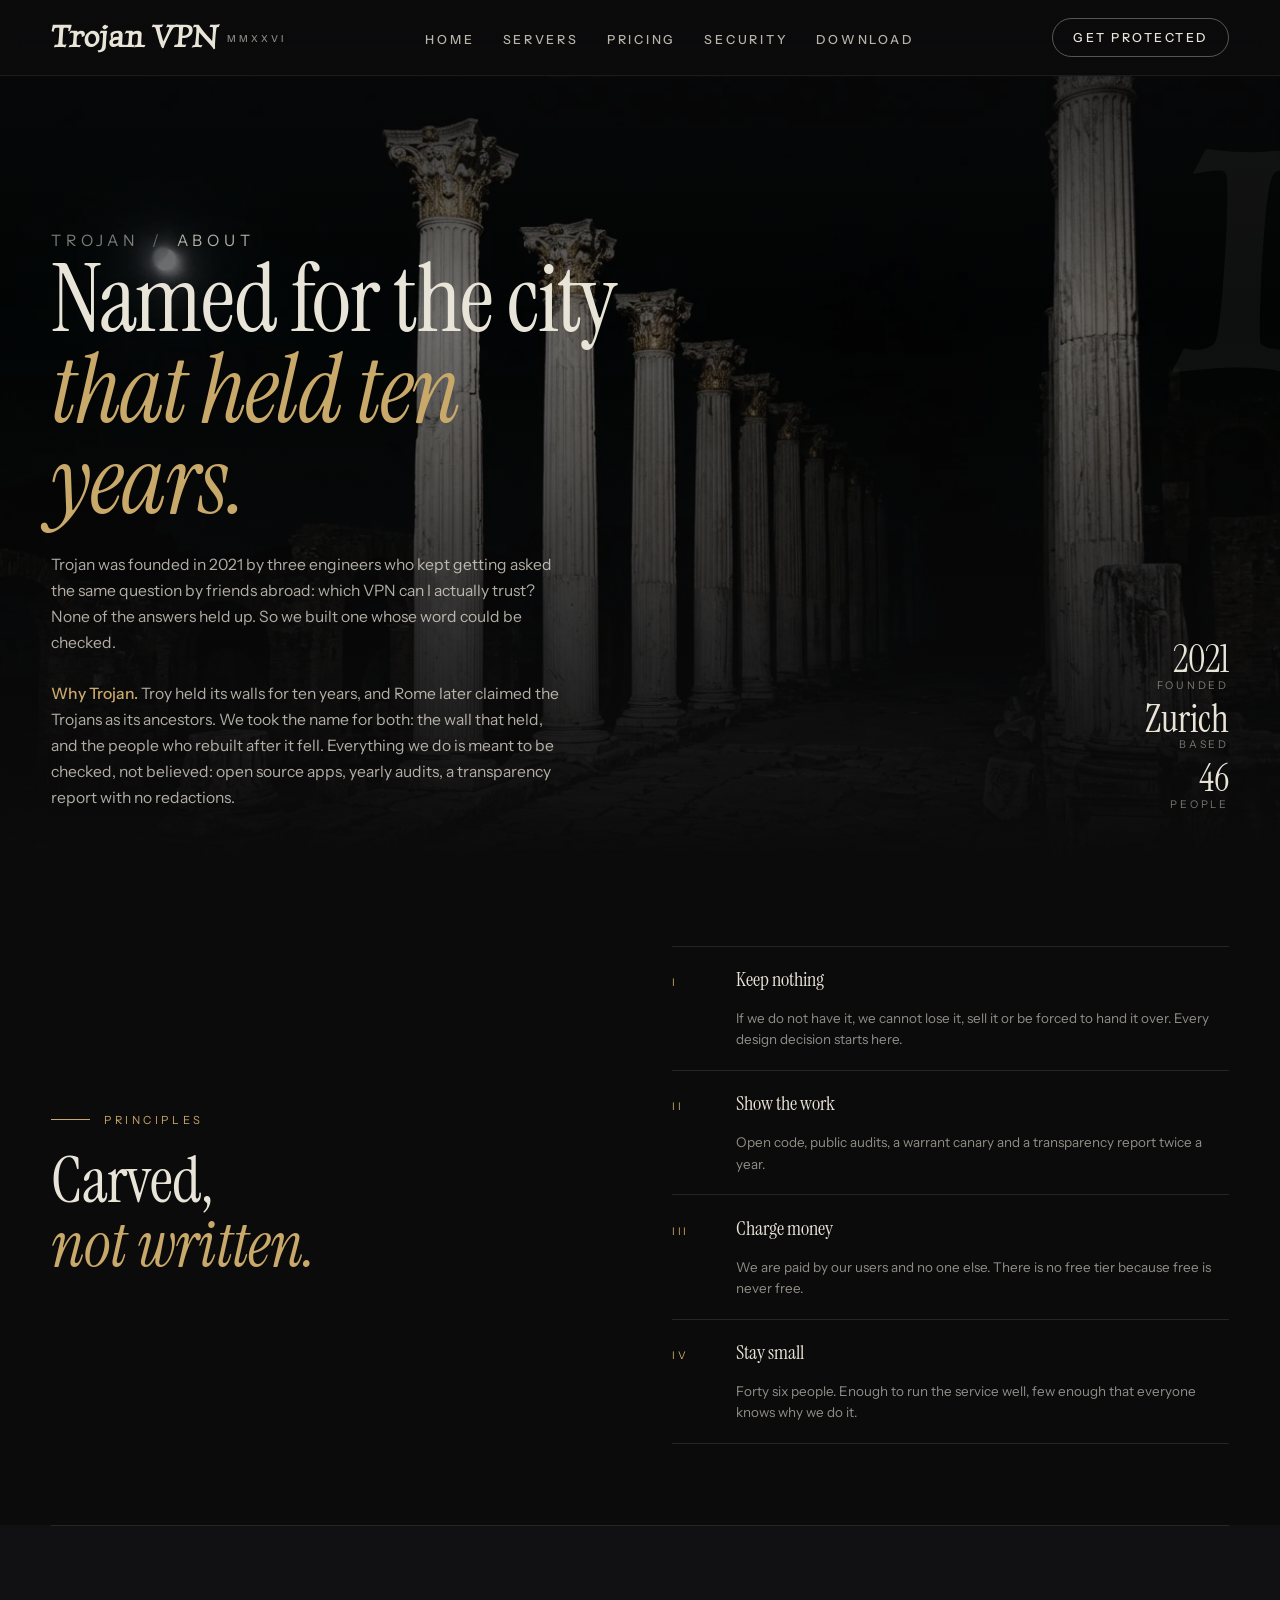
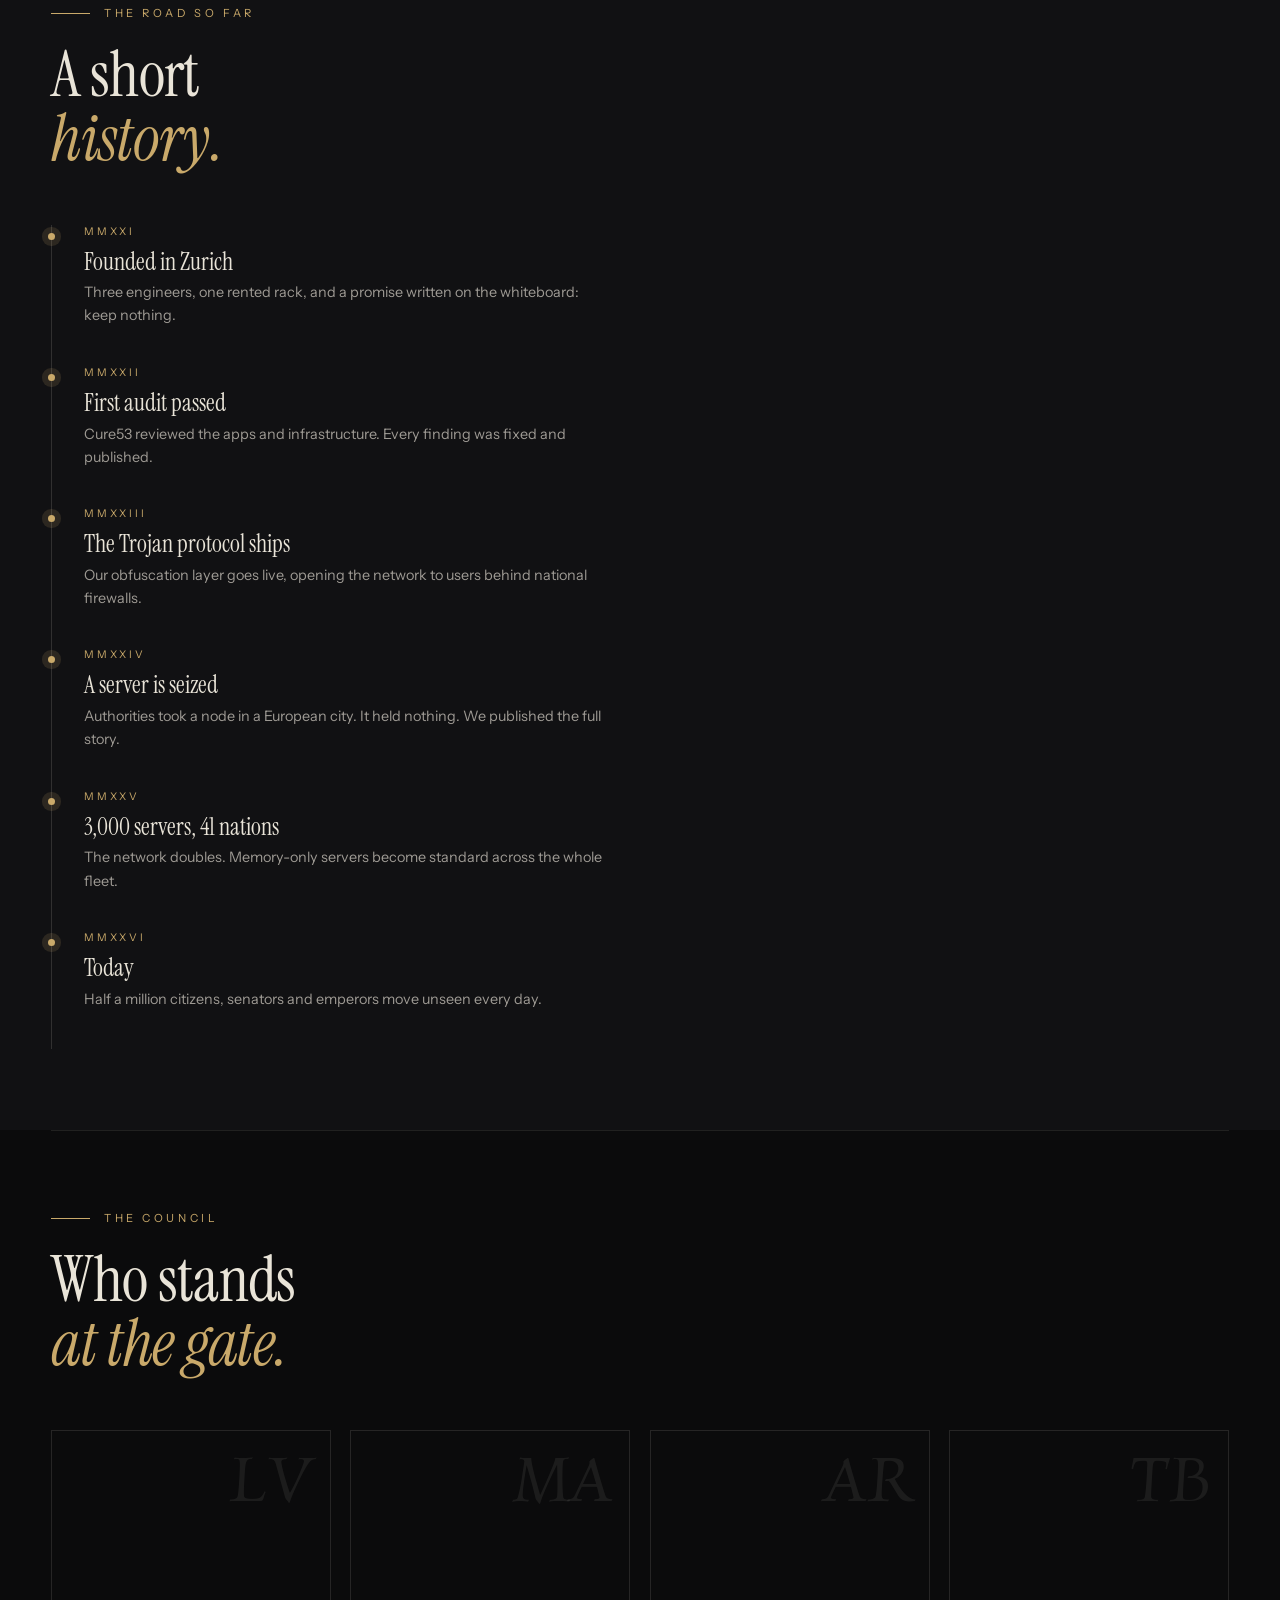
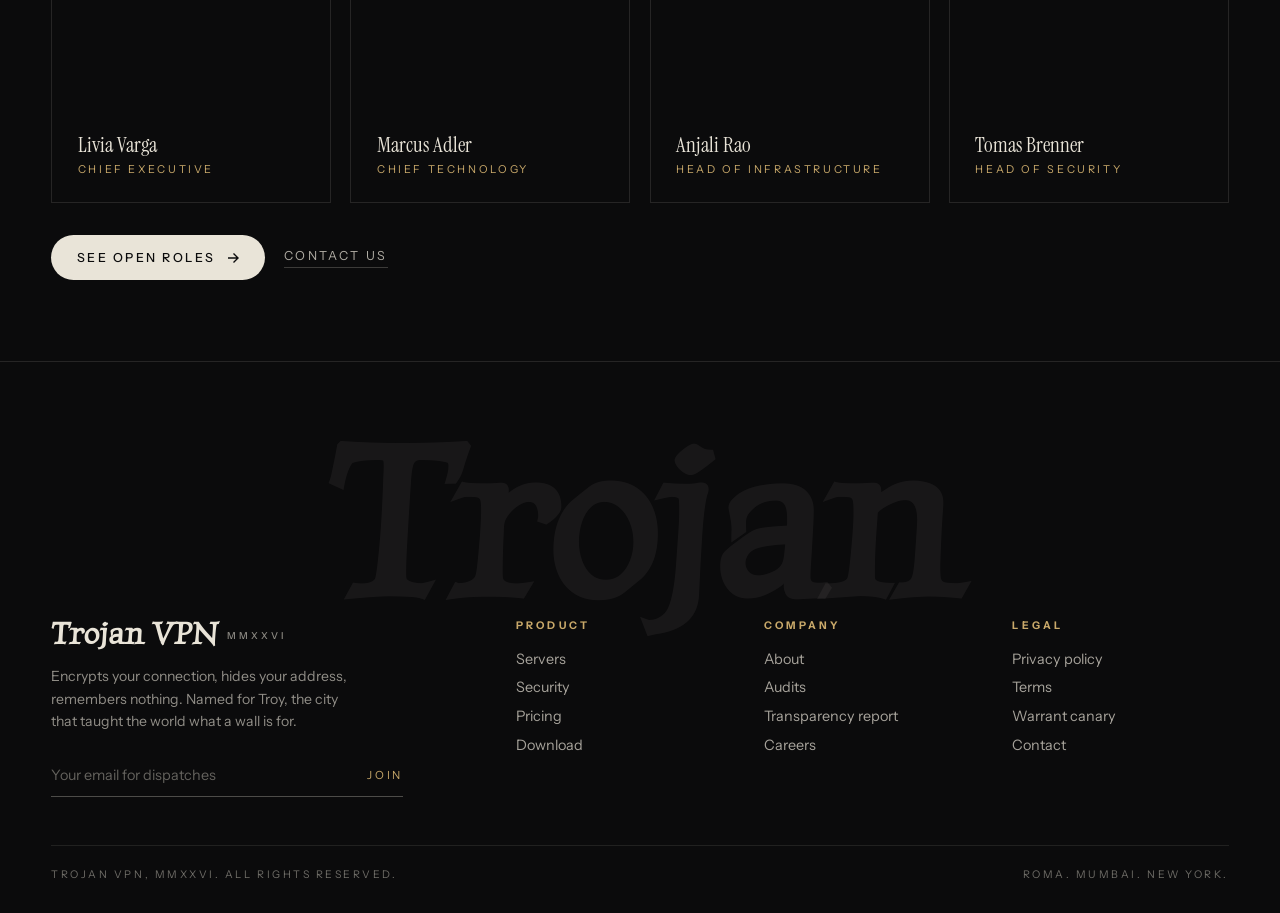
<file: about.html>
<!DOCTYPE html>
<html lang="en"><head><meta charset="utf-8"><meta http-equiv="Cache-Control" content="no-cache"><meta name="viewport" content="width=device-width, initial-scale=1">
<title>About | Trojan VPN</title><meta name="description" content="Trojan VPN is a Swiss privacy company. Ancient discipline, modern encryption."><meta property="og:type" content="website"><meta property="og:site_name" content="Trojan VPN"><meta property="og:title" content="About | Trojan VPN"><meta property="og:description" content="Trojan VPN is a Swiss privacy company. Ancient discipline, modern encryption."><meta property="og:image" content="assets/og.jpg"><meta name="twitter:card" content="summary_large_image">
<link rel="preconnect" href="https://fonts.googleapis.com"><link rel="preconnect" href="https://fonts.gstatic.com" crossorigin><link rel="icon" href="assets/favicon.ico" sizes="any">
<link rel="icon" type="image/png" sizes="32x32" href="assets/favicon-32.png">
<link rel="apple-touch-icon" href="assets/apple-touch-icon.png">
<link href="https://fonts.googleapis.com/css2?family=Instrument+Serif:ital@0;1&family=Luxurious+Roman&family=Instrument+Sans:wght@400;500&display=swap" rel="stylesheet"><link rel="stylesheet" href="site.css?v=20260921"></head>
<body>
<header class="nav">
  <a class="logo" href="index.html#statue">Trojan VPN <small>MMXXVI</small></a>
  <nav aria-label="Primary"><ul class="nav__links"><li><a href="index.html#statue">Home</a></li><li><a href="servers.html">Servers</a></li><li><a href="pricing.html">Pricing</a></li><li><a href="security.html">Security</a></li><li><a href="download.html">Download</a></li></ul></nav>
  <div class="nav__right"><a class="btn-play" href="pricing.html">Get protected</a>
  <button class="burger" aria-label="Open menu" aria-expanded="false" aria-controls="menu"><span></span><span></span><span></span></button></div>
</header>
<main>
<section class="phero">
  <div class="phero__bg" style="background-image:url('assets/gen-forum.webp')"></div><div class="phero__shade"></div>
  <div class="phero__word" aria-hidden="true">I</div>
  <div class="phero__row"><div>
    <p class="crumb fx"><a href="index.html">Trojan</a><span>About</span></p>
    <h1 class="fx d1">Named for the city<br><em>that held ten years.</em></h1>
    <p class="fx d2">Trojan was founded in 2021 by three engineers who kept getting asked the same question by friends abroad: which VPN can I actually trust? None of the answers held up. So we built one whose word could be checked.</p>
    <p class="fx d3"><strong style="color:var(--gold);font-weight:500">Why Trojan.</strong> Troy held its walls for ten years, and Rome later claimed the Trojans as its ancestors. We took the name for both: the wall that held, and the people who rebuilt after it fell. Everything we do is meant to be checked, not believed: open source apps, yearly audits, a transparency report with no redactions.</p>
  </div><div class="phero__meta fx d2"><div><b>2021</b><br>Founded</div><div><b>Zurich</b><br>Based</div><div><b>46</b><br>People</div></div></div>
</section><section class="sec"><div class="split">
  <div><p class="kicker fx">Principles</p><h2 class="h2 fx d1">Carved,<br><em>not written.</em></h2></div>
  <ul class="list fx d1">
   <li><span class="i">I</span><span class="t">Keep nothing</span><span class="d">If we do not have it, we cannot lose it, sell it or be forced to hand it over. Every design decision starts here.</span></li>
   <li><span class="i">II</span><span class="t">Show the work</span><span class="d">Open code, public audits, a warrant canary and a transparency report twice a year.</span></li>
   <li><span class="i">III</span><span class="t">Charge money</span><span class="d">We are paid by our users and no one else. There is no free tier because free is never free.</span></li>
   <li><span class="i">IV</span><span class="t">Stay small</span><span class="d">Forty six people. Enough to run the service well, few enough that everyone knows why we do it.</span></li>
  </ul></div></section>
 <section class="sec sec--alt"><div class="sec__head"><div><p class="kicker fx">The road so far</p><h2 class="h2 fx d1">A short<br><em>history.</em></h2></div></div>
 <ul class="tl fx d1">
  <li><small>MMXXI</small><b>Founded in Zurich</b><p>Three engineers, one rented rack, and a promise written on the whiteboard: keep nothing.</p></li>
  <li><small>MMXXII</small><b>First audit passed</b><p>Cure53 reviewed the apps and infrastructure. Every finding was fixed and published.</p></li>
  <li><small>MMXXIII</small><b>The Trojan protocol ships</b><p>Our obfuscation layer goes live, opening the network to users behind national firewalls.</p></li>
  <li><small>MMXXIV</small><b>A server is seized</b><p>Authorities took a node in a European city. It held nothing. We published the full story.</p></li>
  <li><small>MMXXV</small><b>3,000 servers, 41 nations</b><p>The network doubles. Memory-only servers become standard across the whole fleet.</p></li>
  <li><small>MMXXVI</small><b>Today</b><p>Half a million citizens, senators and emperors move unseen every day.</p></li>
 </ul></section>
 <section class="sec"><div class="sec__head"><div><p class="kicker fx">The council</p><h2 class="h2 fx d1">Who stands<br><em>at the gate.</em></h2></div></div>
 <div class="team">
  <div class="person fx" data-init="LV"><b>Livia Varga</b><span>Chief executive</span></div>
  <div class="person fx d1" data-init="MA"><b>Marcus Adler</b><span>Chief technology</span></div>
  <div class="person fx d2" data-init="AR"><b>Anjali Rao</b><span>Head of infrastructure</span></div>
  <div class="person fx d3" data-init="TB"><b>Tomas Brenner</b><span>Head of security</span></div>
 </div>
 <div class="cta-row fx d3"><a class="btn-solid" href="careers.html">See open roles <svg viewBox="0 0 12 12" fill="none" stroke="currentColor" stroke-width="1.4"><path d="M1 6h10M6.5 1.5 11 6l-4.5 4.5"/></svg></a><a class="link-plain" href="contact.html">Contact us</a></div></section>
</main>
<footer class="foot">
  <div class="foot__word" aria-hidden="true">Trojan</div>
  <div class="foot__grid">
    <div class="foot__brand"><a class="logo" href="index.html#statue">Trojan VPN <small>MMXXVI</small></a>
      <p>Encrypts your connection, hides your address, remembers nothing. Named for Troy, the city that taught the world what a wall is for.</p>
      <form class="newsletter" data-fake onsubmit="return false"><input type="email" placeholder="Your email for dispatches" aria-label="Email"><button type="submit">Join</button></form></div>
    <div><h4>Product</h4><ul><li><a href="servers.html">Servers</a></li><li><a href="security.html">Security</a></li><li><a href="pricing.html">Pricing</a></li><li><a href="download.html">Download</a></li></ul></div>
    <div><h4>Company</h4><ul><li><a href="about.html">About</a></li><li><a href="audits.html">Audits</a></li><li><a href="transparency.html">Transparency report</a></li><li><a href="careers.html">Careers</a></li></ul></div>
    <div><h4>Legal</h4><ul><li><a href="privacy.html">Privacy policy</a></li><li><a href="terms.html">Terms</a></li><li><a href="canary.html">Warrant canary</a></li><li><a href="contact.html">Contact</a></li></ul></div>
  </div>
  <div class="foot__bar"><span>Trojan VPN, MMXXVI. All rights reserved.</span><span>Roma. Mumbai. New York.</span></div>
</footer>
<div class="menu" id="menu" aria-hidden="true">
  <button class="menu__close" type="button" aria-label="Close menu"><span></span><span></span></button>
  <ul class="menu__list"><li><a href="servers.html">Servers</a></li><li><a href="pricing.html">Pricing</a></li><li><a href="security.html">Security</a></li><li><a href="download.html">Download</a></li></ul>
  <div class="menu__rule"></div><div class="menu__foot"><a class="btn-play" href="pricing.html">Get protected</a></div>
</div>
<script src="site.js?v=20260921"></script>
</body></html>
</file>
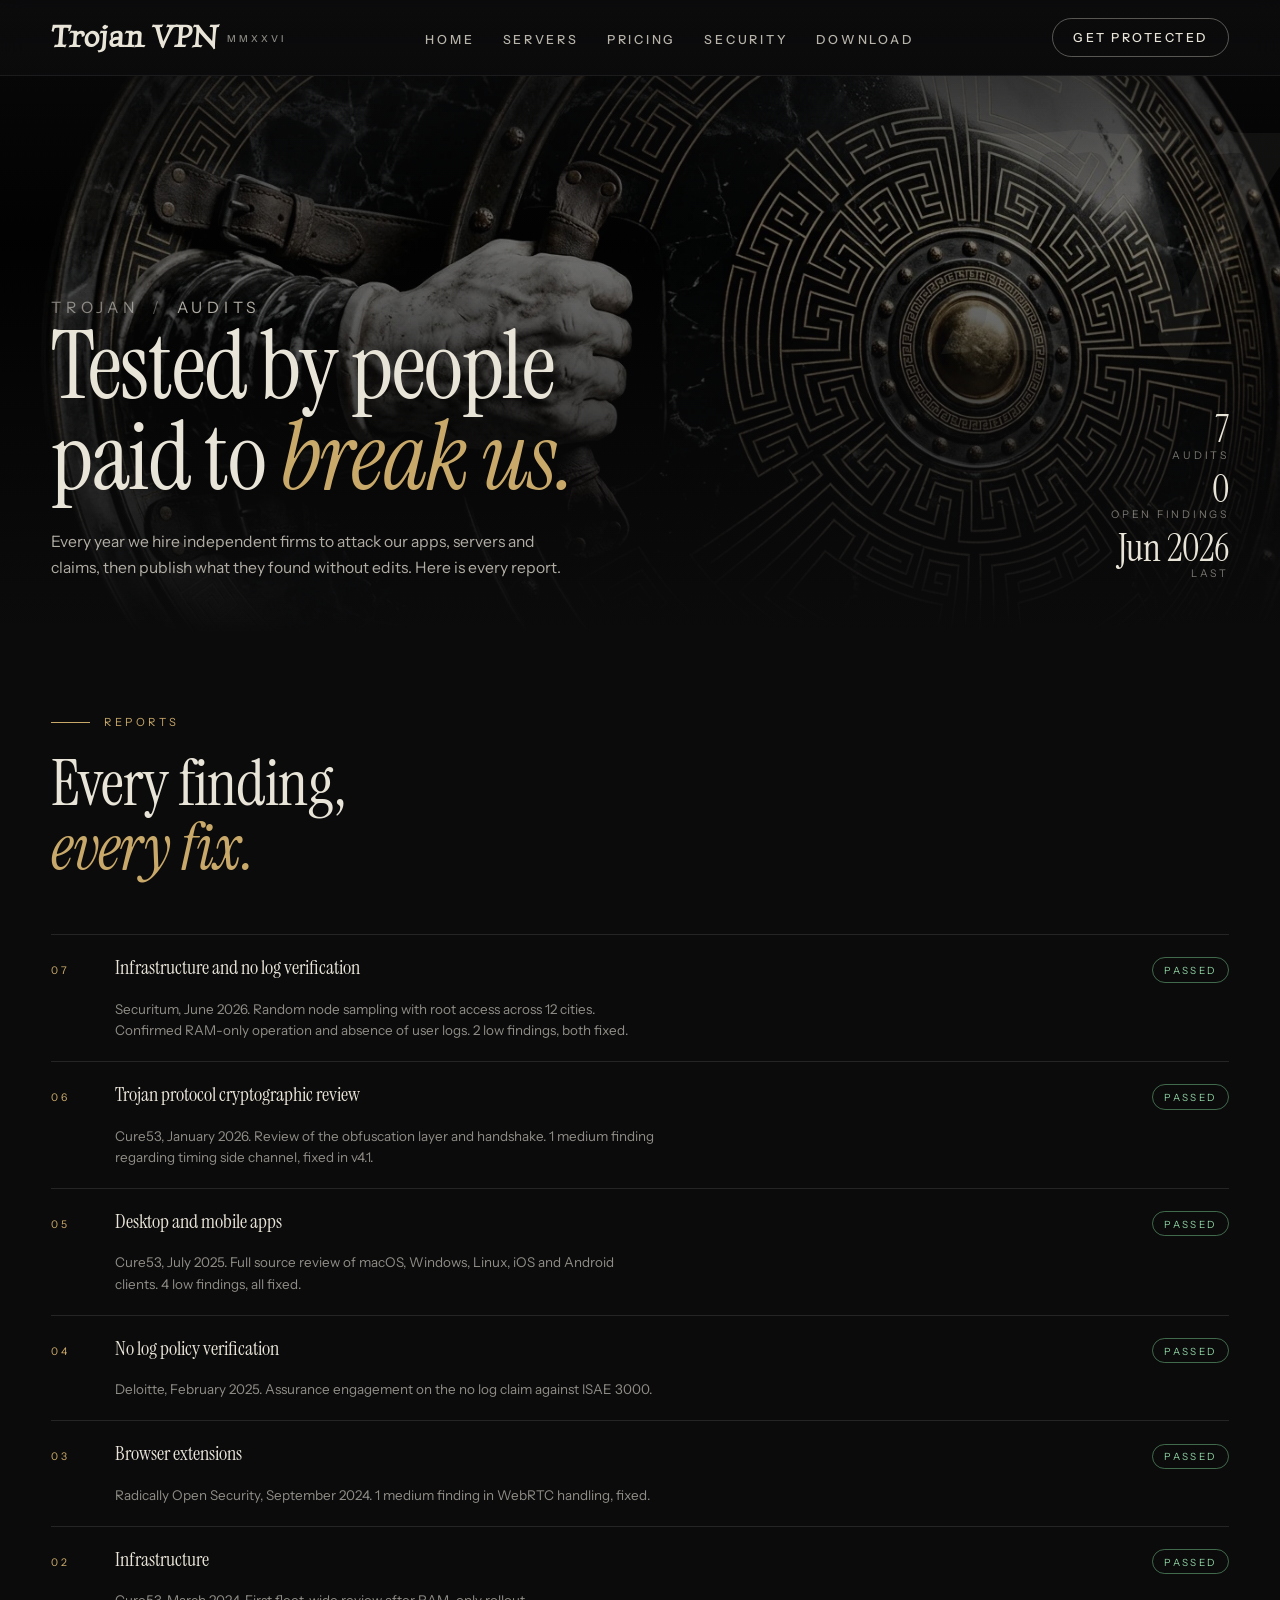
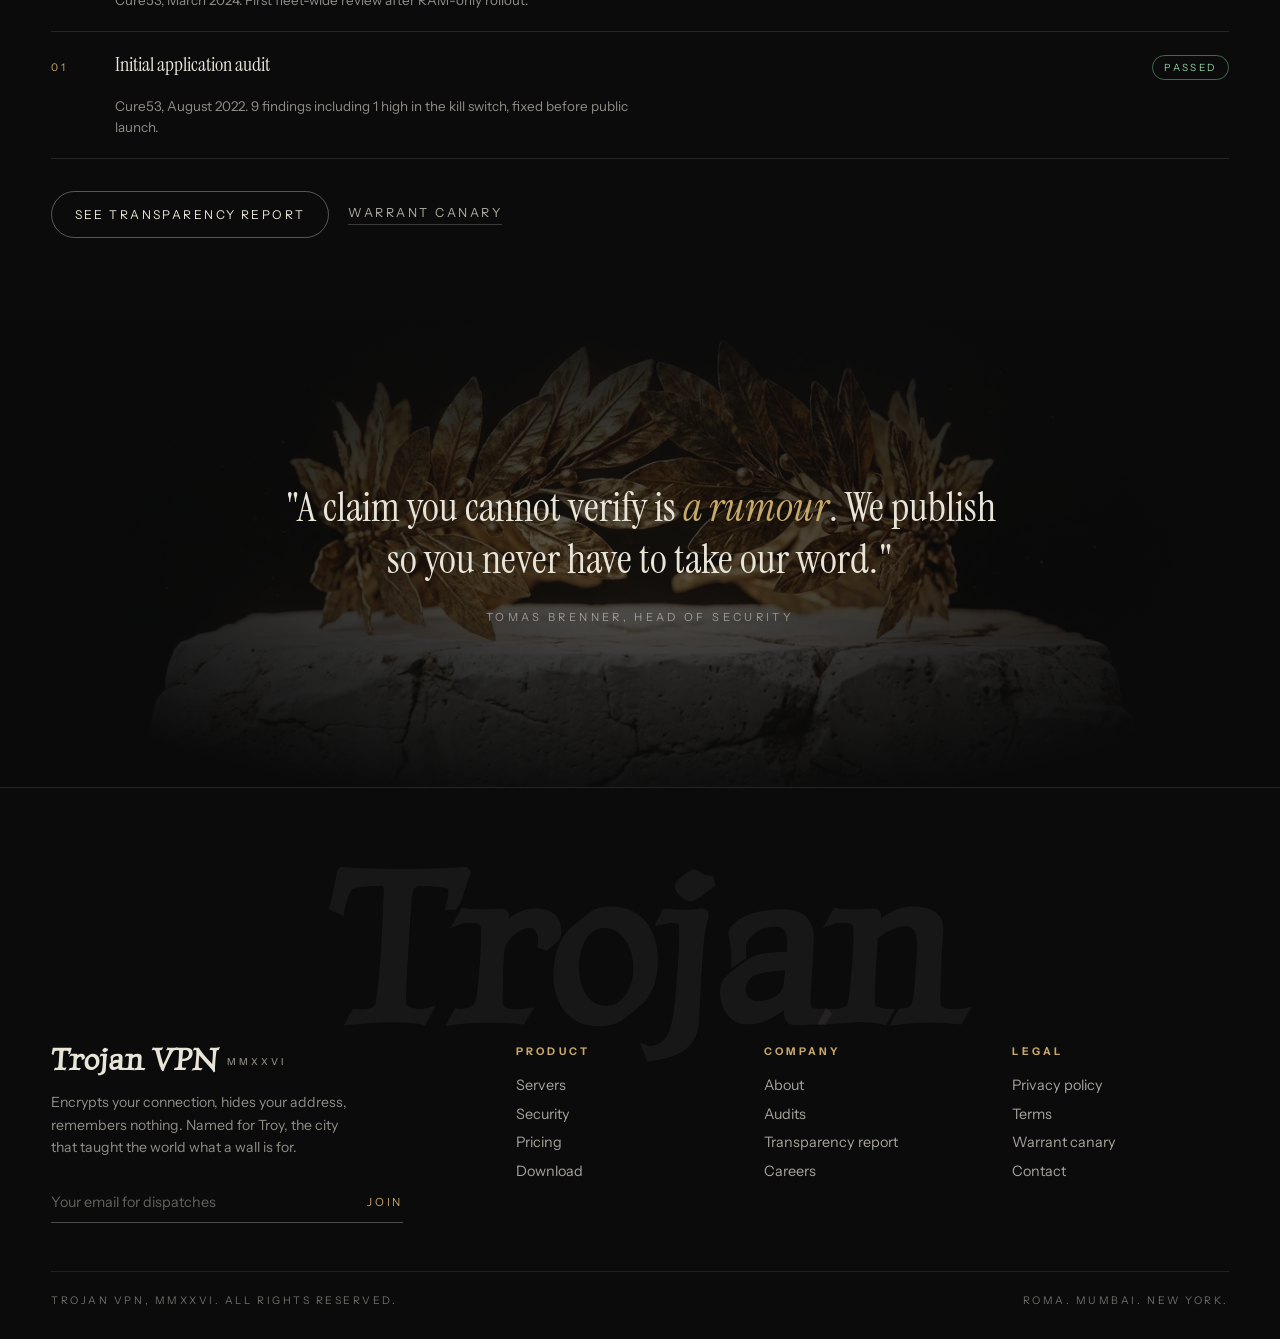
<file: audits.html>
<!DOCTYPE html>
<html lang="en"><head><meta charset="utf-8"><meta http-equiv="Cache-Control" content="no-cache"><meta name="viewport" content="width=device-width, initial-scale=1">
<title>Audits | Trojan VPN</title><meta name="description" content="Independent security audits of Trojan VPN, published in full."><meta property="og:type" content="website"><meta property="og:site_name" content="Trojan VPN"><meta property="og:title" content="Audits | Trojan VPN"><meta property="og:description" content="Independent security audits of Trojan VPN, published in full."><meta property="og:image" content="assets/og.jpg"><meta name="twitter:card" content="summary_large_image">
<link rel="preconnect" href="https://fonts.googleapis.com"><link rel="preconnect" href="https://fonts.gstatic.com" crossorigin><link rel="icon" href="assets/favicon.ico" sizes="any">
<link rel="icon" type="image/png" sizes="32x32" href="assets/favicon-32.png">
<link rel="apple-touch-icon" href="assets/apple-touch-icon.png">
<link href="https://fonts.googleapis.com/css2?family=Instrument+Serif:ital@0;1&family=Luxurious+Roman&family=Instrument+Sans:wght@400;500&display=swap" rel="stylesheet"><link rel="stylesheet" href="site.css?v=20260921"></head>
<body>
<header class="nav">
  <a class="logo" href="index.html#statue">Trojan VPN <small>MMXXVI</small></a>
  <nav aria-label="Primary"><ul class="nav__links"><li><a href="index.html#statue">Home</a></li><li><a href="servers.html">Servers</a></li><li><a href="pricing.html">Pricing</a></li><li><a href="security.html">Security</a></li><li><a href="download.html">Download</a></li></ul></nav>
  <div class="nav__right"><a class="btn-play" href="pricing.html">Get protected</a>
  <button class="burger" aria-label="Open menu" aria-expanded="false" aria-controls="menu"><span></span><span></span><span></span></button></div>
</header>
<main>
<section class="phero">
  <div class="phero__bg" style="background-image:url('assets/gen-shield.webp')"></div><div class="phero__shade"></div>
  <div class="phero__word" aria-hidden="true">IV</div>
  <div class="phero__row"><div>
    <p class="crumb fx"><a href="index.html">Trojan</a><span>Audits</span></p>
    <h1 class="fx d1">Tested by people<br>paid to <em>break us.</em></h1>
    <p class="fx d2">Every year we hire independent firms to attack our apps, servers and claims, then publish what they found without edits. Here is every report.</p>
  </div><div class="phero__meta fx d2"><div><b>7</b><br>Audits</div><div><b>0</b><br>Open findings</div><div><b>Jun 2026</b><br>Last</div></div></div>
</section><section class="sec"><div class="sec__head"><div><p class="kicker fx">Reports</p><h2 class="h2 fx d1">Every finding,<br><em>every fix.</em></h2></div></div>
 <ul class="list">
  <li class="fx"><span class="i">07</span><span class="t">Infrastructure and no log verification</span><span class="r"><span class="tag tag--ok">Passed</span></span><span class="d">Securitum, June 2026. Random node sampling with root access across 12 cities. Confirmed RAM-only operation and absence of user logs. 2 low findings, both fixed.</span></li>
  <li class="fx"><span class="i">06</span><span class="t">Trojan protocol cryptographic review</span><span class="r"><span class="tag tag--ok">Passed</span></span><span class="d">Cure53, January 2026. Review of the obfuscation layer and handshake. 1 medium finding regarding timing side channel, fixed in v4.1.</span></li>
  <li class="fx"><span class="i">05</span><span class="t">Desktop and mobile apps</span><span class="r"><span class="tag tag--ok">Passed</span></span><span class="d">Cure53, July 2025. Full source review of macOS, Windows, Linux, iOS and Android clients. 4 low findings, all fixed.</span></li>
  <li class="fx"><span class="i">04</span><span class="t">No log policy verification</span><span class="r"><span class="tag tag--ok">Passed</span></span><span class="d">Deloitte, February 2025. Assurance engagement on the no log claim against ISAE 3000.</span></li>
  <li class="fx"><span class="i">03</span><span class="t">Browser extensions</span><span class="r"><span class="tag tag--ok">Passed</span></span><span class="d">Radically Open Security, September 2024. 1 medium finding in WebRTC handling, fixed.</span></li>
  <li class="fx"><span class="i">02</span><span class="t">Infrastructure</span><span class="r"><span class="tag tag--ok">Passed</span></span><span class="d">Cure53, March 2024. First fleet-wide review after RAM-only rollout.</span></li>
  <li class="fx"><span class="i">01</span><span class="t">Initial application audit</span><span class="r"><span class="tag tag--ok">Passed</span></span><span class="d">Cure53, August 2022. 9 findings including 1 high in the kill switch, fixed before public launch.</span></li>
 </ul>
 <div class="cta-row fx"><a class="btn-outline" href="transparency.html">See transparency report</a><a class="link-plain" href="canary.html">Warrant canary</a></div></section>
 <section class="band"><div class="bg" style="background-image:url('assets/gen-laurel.webp')"></div><blockquote class="quote fx"><p>"A claim you cannot verify is <em>a rumour</em>. We publish so you never have to take our word."</p><cite>Tomas Brenner, head of security</cite></blockquote></section>
</main>
<footer class="foot">
  <div class="foot__word" aria-hidden="true">Trojan</div>
  <div class="foot__grid">
    <div class="foot__brand"><a class="logo" href="index.html#statue">Trojan VPN <small>MMXXVI</small></a>
      <p>Encrypts your connection, hides your address, remembers nothing. Named for Troy, the city that taught the world what a wall is for.</p>
      <form class="newsletter" data-fake onsubmit="return false"><input type="email" placeholder="Your email for dispatches" aria-label="Email"><button type="submit">Join</button></form></div>
    <div><h4>Product</h4><ul><li><a href="servers.html">Servers</a></li><li><a href="security.html">Security</a></li><li><a href="pricing.html">Pricing</a></li><li><a href="download.html">Download</a></li></ul></div>
    <div><h4>Company</h4><ul><li><a href="about.html">About</a></li><li><a href="audits.html">Audits</a></li><li><a href="transparency.html">Transparency report</a></li><li><a href="careers.html">Careers</a></li></ul></div>
    <div><h4>Legal</h4><ul><li><a href="privacy.html">Privacy policy</a></li><li><a href="terms.html">Terms</a></li><li><a href="canary.html">Warrant canary</a></li><li><a href="contact.html">Contact</a></li></ul></div>
  </div>
  <div class="foot__bar"><span>Trojan VPN, MMXXVI. All rights reserved.</span><span>Roma. Mumbai. New York.</span></div>
</footer>
<div class="menu" id="menu" aria-hidden="true">
  <button class="menu__close" type="button" aria-label="Close menu"><span></span><span></span></button>
  <ul class="menu__list"><li><a href="servers.html">Servers</a></li><li><a href="pricing.html">Pricing</a></li><li><a href="security.html">Security</a></li><li><a href="download.html">Download</a></li></ul>
  <div class="menu__rule"></div><div class="menu__foot"><a class="btn-play" href="pricing.html">Get protected</a></div>
</div>
<script src="site.js?v=20260921"></script>
</body></html>
</file>
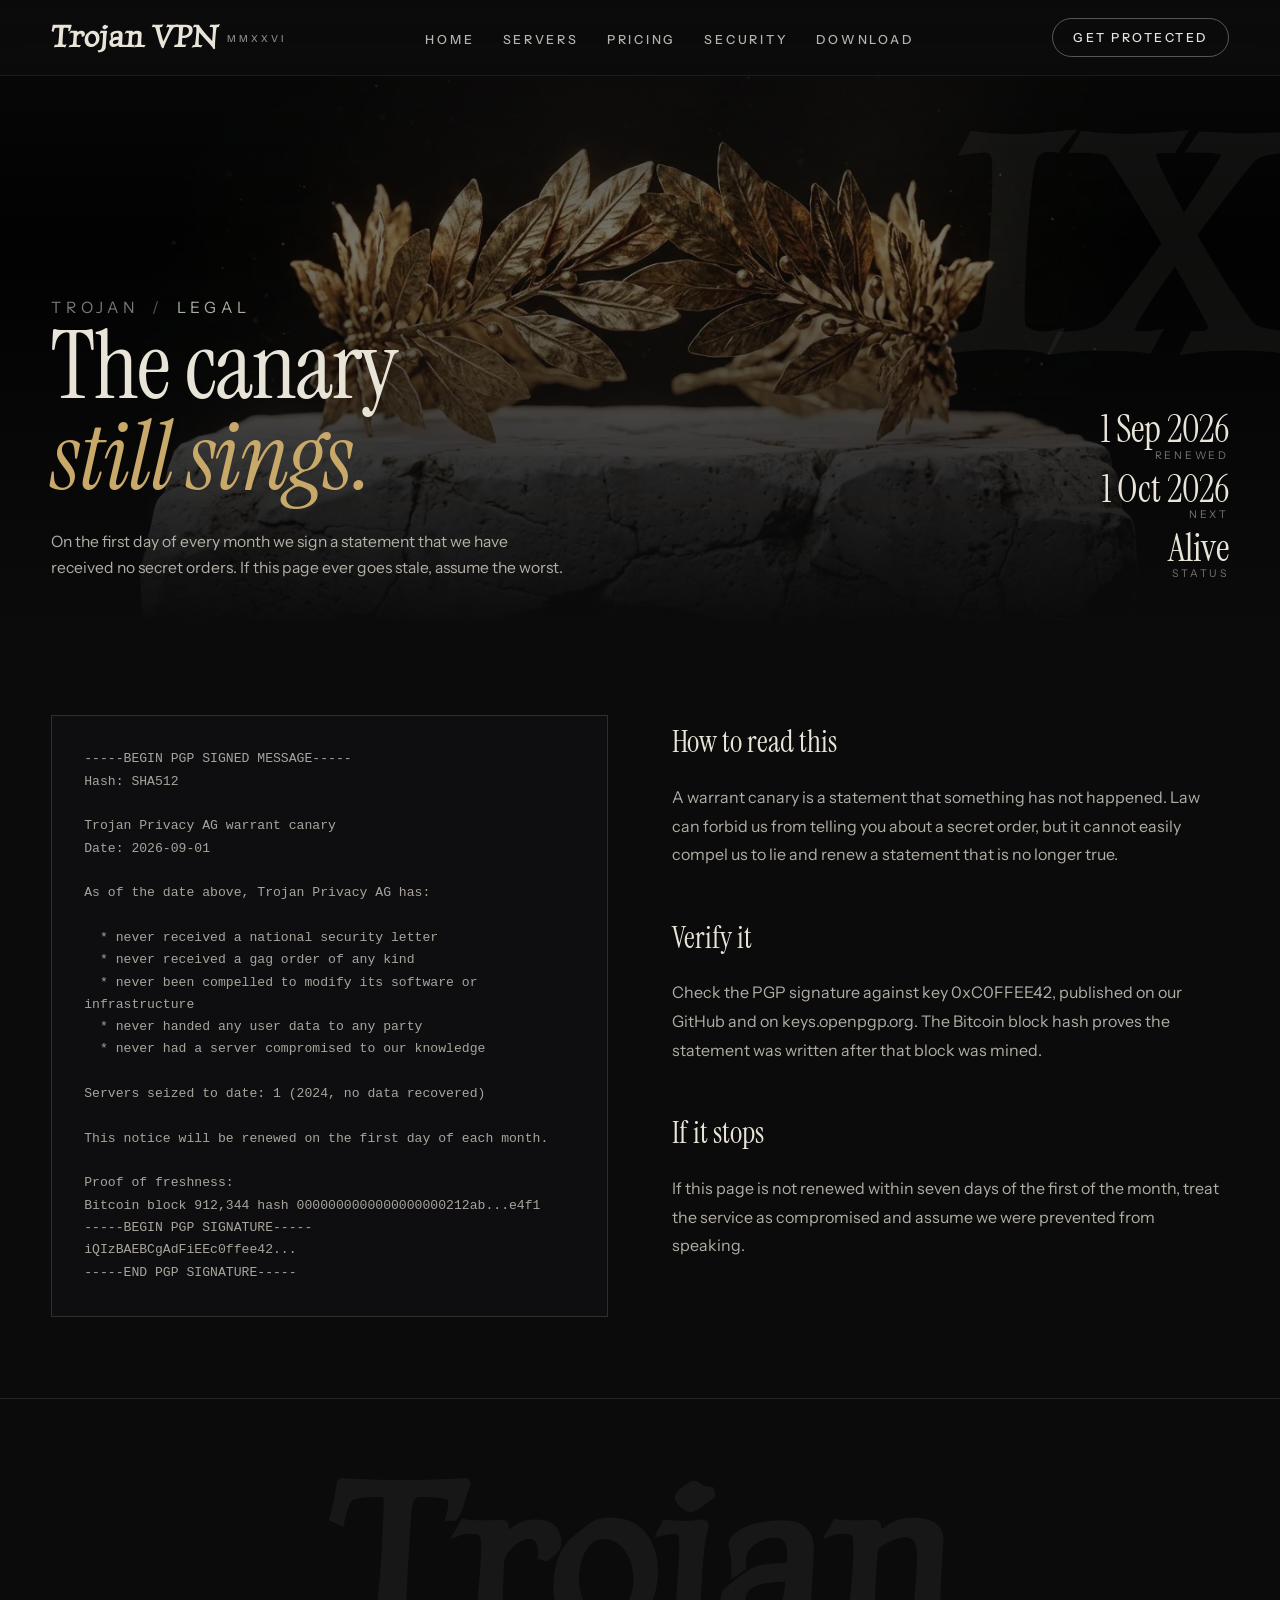
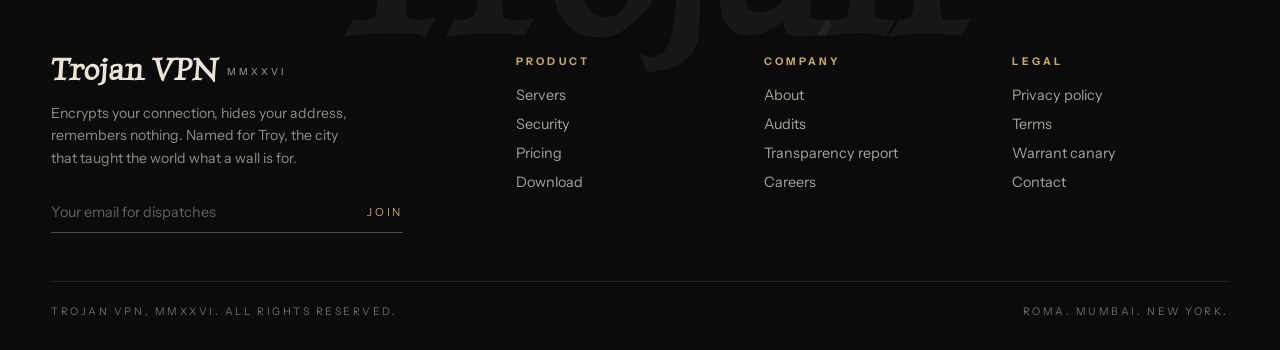
<file: canary.html>
<!DOCTYPE html>
<html lang="en"><head><meta charset="utf-8"><meta http-equiv="Cache-Control" content="no-cache"><meta name="viewport" content="width=device-width, initial-scale=1">
<title>Warrant canary | Trojan VPN</title><meta name="description" content="Trojan VPN warrant canary, renewed on the first of every month."><meta property="og:type" content="website"><meta property="og:site_name" content="Trojan VPN"><meta property="og:title" content="Warrant canary | Trojan VPN"><meta property="og:description" content="Trojan VPN warrant canary, renewed on the first of every month."><meta property="og:image" content="assets/og.jpg"><meta name="twitter:card" content="summary_large_image">
<link rel="preconnect" href="https://fonts.googleapis.com"><link rel="preconnect" href="https://fonts.gstatic.com" crossorigin><link rel="icon" href="assets/favicon.ico" sizes="any">
<link rel="icon" type="image/png" sizes="32x32" href="assets/favicon-32.png">
<link rel="apple-touch-icon" href="assets/apple-touch-icon.png">
<link href="https://fonts.googleapis.com/css2?family=Instrument+Serif:ital@0;1&family=Luxurious+Roman&family=Instrument+Sans:wght@400;500&display=swap" rel="stylesheet"><link rel="stylesheet" href="site.css?v=20260921"></head>
<body>
<header class="nav">
  <a class="logo" href="index.html#statue">Trojan VPN <small>MMXXVI</small></a>
  <nav aria-label="Primary"><ul class="nav__links"><li><a href="index.html#statue">Home</a></li><li><a href="servers.html">Servers</a></li><li><a href="pricing.html">Pricing</a></li><li><a href="security.html">Security</a></li><li><a href="download.html">Download</a></li></ul></nav>
  <div class="nav__right"><a class="btn-play" href="pricing.html">Get protected</a>
  <button class="burger" aria-label="Open menu" aria-expanded="false" aria-controls="menu"><span></span><span></span><span></span></button></div>
</header>
<main>
<section class="phero">
  <div class="phero__bg" style="background-image:url('assets/gen-laurel.webp')"></div><div class="phero__shade"></div>
  <div class="phero__word" aria-hidden="true">IX</div>
  <div class="phero__row"><div>
    <p class="crumb fx"><a href="index.html">Trojan</a><span>Legal</span></p>
    <h1 class="fx d1">The canary<br><em>still sings.</em></h1>
    <p class="fx d2">On the first day of every month we sign a statement that we have received no secret orders. If this page ever goes stale, assume the worst.</p>
  </div><div class="phero__meta fx d2"><div><b>1 Sep 2026</b><br>Renewed</div><div><b>1 Oct 2026</b><br>Next</div><div><b>Alive</b><br>Status</div></div></div>
</section><section class="sec"><div class="split" style="align-items:start">
 <div class="canary fx">-----BEGIN PGP SIGNED MESSAGE-----
Hash: SHA512

Trojan Privacy AG warrant canary
Date: 2026-09-01

As of the date above, Trojan Privacy AG has:

  * never received a national security letter
  * never received a gag order of any kind
  * never been compelled to modify its software or infrastructure
  * never handed any user data to any party
  * never had a server compromised to our knowledge

Servers seized to date: 1 (2024, no data recovered)

This notice will be renewed on the first day of each month.

Proof of freshness:
Bitcoin block 912,344 hash 0000000000000000000212ab...e4f1
-----BEGIN PGP SIGNATURE-----
iQIzBAEBCgAdFiEEc0ffee42...
-----END PGP SIGNATURE-----</div>
 <div class="prose fx d1"><h2>How to read this</h2><p>A warrant canary is a statement that something has not happened. Law can forbid us from telling you about a secret order, but it cannot easily compel us to lie and renew a statement that is no longer true.</p><h2>Verify it</h2><p>Check the PGP signature against key 0xC0FFEE42, published on our GitHub and on keys.openpgp.org. The Bitcoin block hash proves the statement was written after that block was mined.</p><h2>If it stops</h2><p>If this page is not renewed within seven days of the first of the month, treat the service as compromised and assume we were prevented from speaking.</p></div>
 </div></section>
</main>
<footer class="foot">
  <div class="foot__word" aria-hidden="true">Trojan</div>
  <div class="foot__grid">
    <div class="foot__brand"><a class="logo" href="index.html#statue">Trojan VPN <small>MMXXVI</small></a>
      <p>Encrypts your connection, hides your address, remembers nothing. Named for Troy, the city that taught the world what a wall is for.</p>
      <form class="newsletter" data-fake onsubmit="return false"><input type="email" placeholder="Your email for dispatches" aria-label="Email"><button type="submit">Join</button></form></div>
    <div><h4>Product</h4><ul><li><a href="servers.html">Servers</a></li><li><a href="security.html">Security</a></li><li><a href="pricing.html">Pricing</a></li><li><a href="download.html">Download</a></li></ul></div>
    <div><h4>Company</h4><ul><li><a href="about.html">About</a></li><li><a href="audits.html">Audits</a></li><li><a href="transparency.html">Transparency report</a></li><li><a href="careers.html">Careers</a></li></ul></div>
    <div><h4>Legal</h4><ul><li><a href="privacy.html">Privacy policy</a></li><li><a href="terms.html">Terms</a></li><li><a href="canary.html">Warrant canary</a></li><li><a href="contact.html">Contact</a></li></ul></div>
  </div>
  <div class="foot__bar"><span>Trojan VPN, MMXXVI. All rights reserved.</span><span>Roma. Mumbai. New York.</span></div>
</footer>
<div class="menu" id="menu" aria-hidden="true">
  <button class="menu__close" type="button" aria-label="Close menu"><span></span><span></span></button>
  <ul class="menu__list"><li><a href="servers.html">Servers</a></li><li><a href="pricing.html">Pricing</a></li><li><a href="security.html">Security</a></li><li><a href="download.html">Download</a></li></ul>
  <div class="menu__rule"></div><div class="menu__foot"><a class="btn-play" href="pricing.html">Get protected</a></div>
</div>
<script src="site.js?v=20260921"></script>
</body></html>
</file>
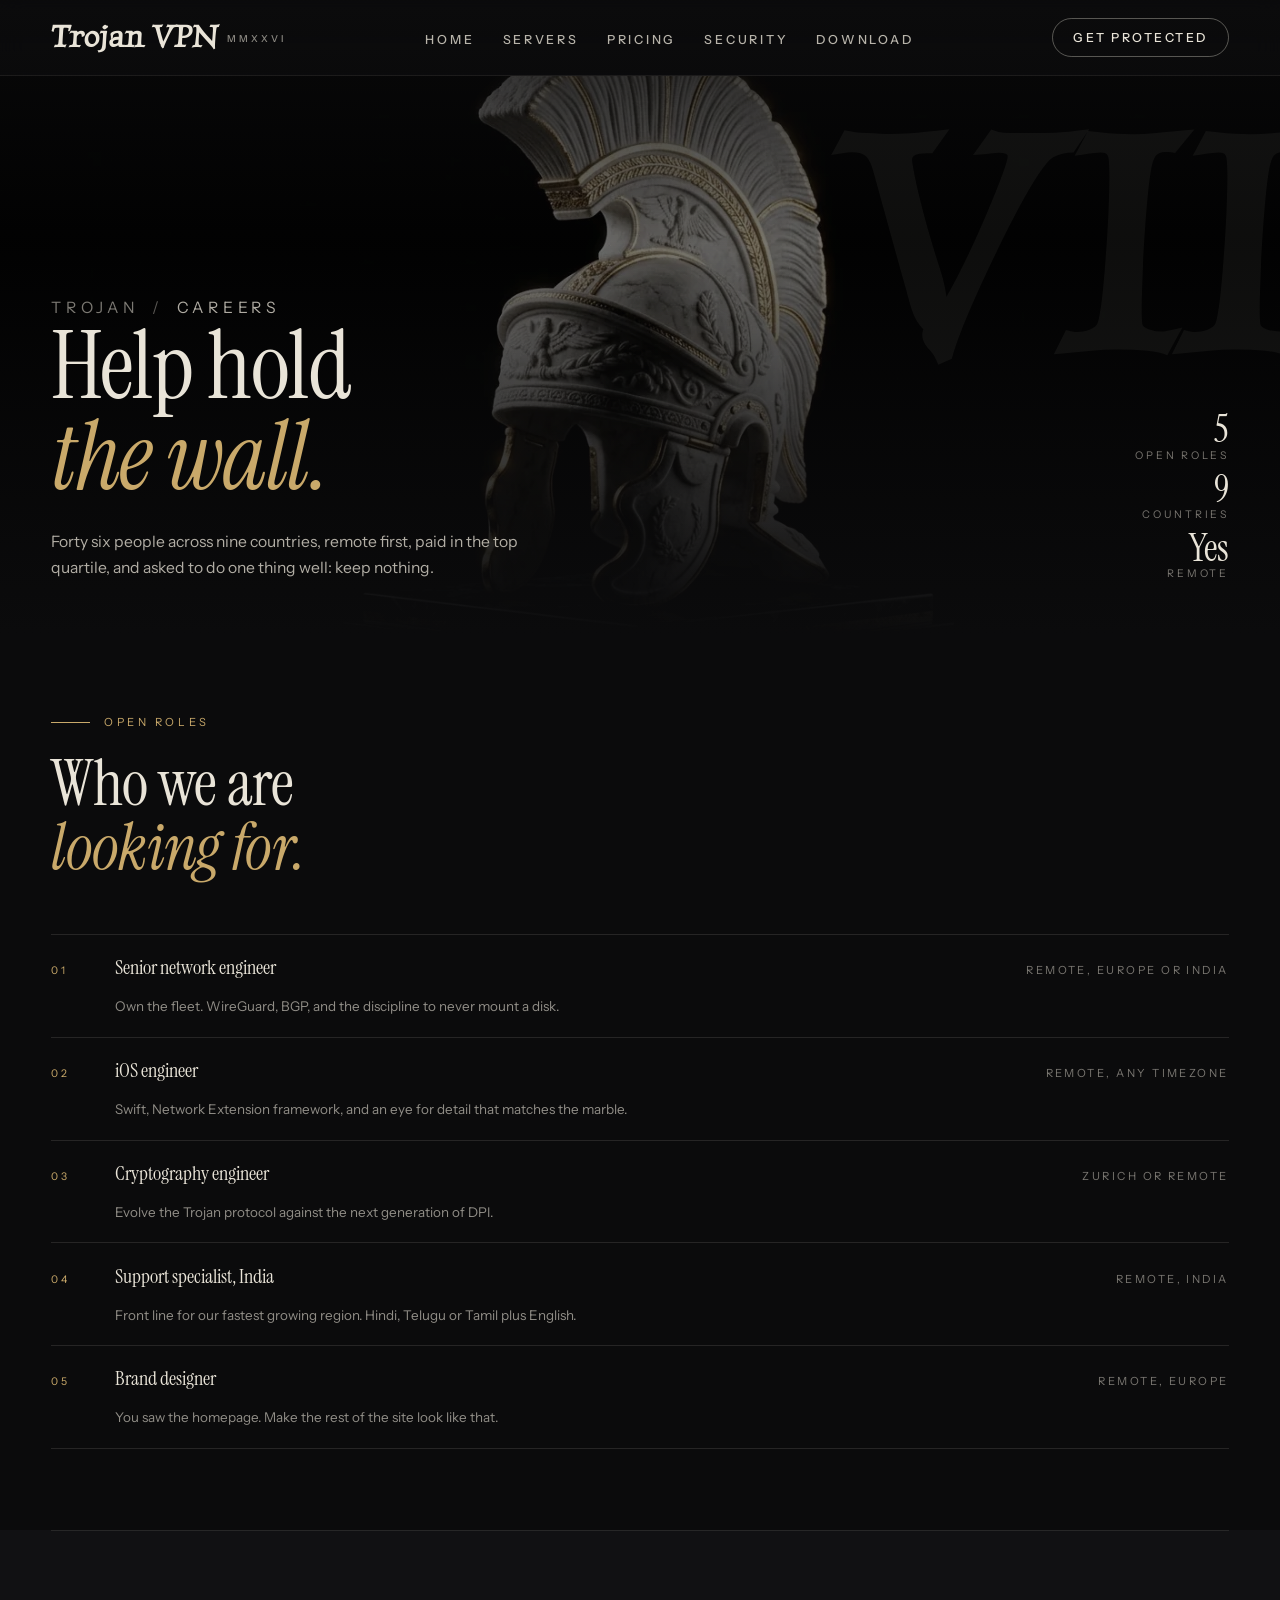
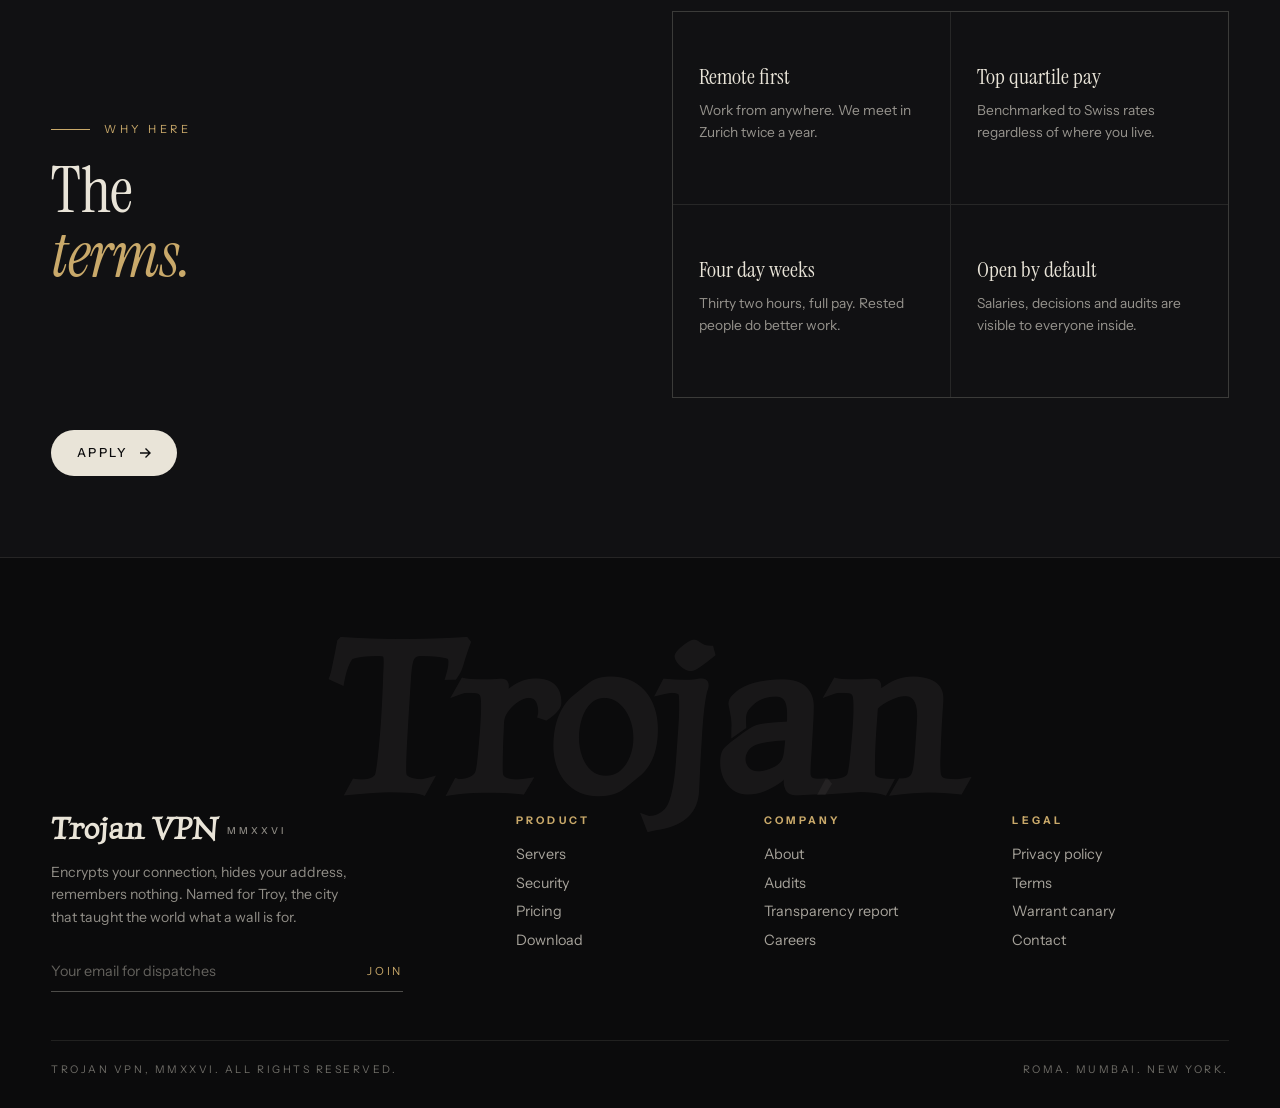
<file: careers.html>
<!DOCTYPE html>
<html lang="en"><head><meta charset="utf-8"><meta http-equiv="Cache-Control" content="no-cache"><meta name="viewport" content="width=device-width, initial-scale=1">
<title>Careers | Trojan VPN</title><meta name="description" content="Join Trojan VPN. Remote first, based in Zurich."><meta property="og:type" content="website"><meta property="og:site_name" content="Trojan VPN"><meta property="og:title" content="Careers | Trojan VPN"><meta property="og:description" content="Join Trojan VPN. Remote first, based in Zurich."><meta property="og:image" content="assets/og.jpg"><meta name="twitter:card" content="summary_large_image">
<link rel="preconnect" href="https://fonts.googleapis.com"><link rel="preconnect" href="https://fonts.gstatic.com" crossorigin><link rel="icon" href="assets/favicon.ico" sizes="any">
<link rel="icon" type="image/png" sizes="32x32" href="assets/favicon-32.png">
<link rel="apple-touch-icon" href="assets/apple-touch-icon.png">
<link href="https://fonts.googleapis.com/css2?family=Instrument+Serif:ital@0;1&family=Luxurious+Roman&family=Instrument+Sans:wght@400;500&display=swap" rel="stylesheet"><link rel="stylesheet" href="site.css?v=20260921"></head>
<body>
<header class="nav">
  <a class="logo" href="index.html#statue">Trojan VPN <small>MMXXVI</small></a>
  <nav aria-label="Primary"><ul class="nav__links"><li><a href="index.html#statue">Home</a></li><li><a href="servers.html">Servers</a></li><li><a href="pricing.html">Pricing</a></li><li><a href="security.html">Security</a></li><li><a href="download.html">Download</a></li></ul></nav>
  <div class="nav__right"><a class="btn-play" href="pricing.html">Get protected</a>
  <button class="burger" aria-label="Open menu" aria-expanded="false" aria-controls="menu"><span></span><span></span><span></span></button></div>
</header>
<main>
<section class="phero">
  <div class="phero__bg" style="background-image:url('assets/gen-helmet.webp')"></div><div class="phero__shade"></div>
  <div class="phero__word" aria-hidden="true">VII</div>
  <div class="phero__row"><div>
    <p class="crumb fx"><a href="index.html">Trojan</a><span>Careers</span></p>
    <h1 class="fx d1">Help hold<br><em>the wall.</em></h1>
    <p class="fx d2">Forty six people across nine countries, remote first, paid in the top quartile, and asked to do one thing well: keep nothing.</p>
  </div><div class="phero__meta fx d2"><div><b>5</b><br>Open roles</div><div><b>9</b><br>Countries</div><div><b>Yes</b><br>Remote</div></div></div>
</section><section class="sec"><div class="sec__head"><div><p class="kicker fx">Open roles</p><h2 class="h2 fx d1">Who we are<br><em>looking for.</em></h2></div></div>
 <ul class="list">
  <li class="fx"><span class="i">01</span><span class="t">Senior network engineer</span><span class="r">Remote, Europe or India</span><span class="d">Own the fleet. WireGuard, BGP, and the discipline to never mount a disk.</span></li>
  <li class="fx"><span class="i">02</span><span class="t">iOS engineer</span><span class="r">Remote, any timezone</span><span class="d">Swift, Network Extension framework, and an eye for detail that matches the marble.</span></li>
  <li class="fx"><span class="i">03</span><span class="t">Cryptography engineer</span><span class="r">Zurich or remote</span><span class="d">Evolve the Trojan protocol against the next generation of DPI.</span></li>
  <li class="fx"><span class="i">04</span><span class="t">Support specialist, India</span><span class="r">Remote, India</span><span class="d">Front line for our fastest growing region. Hindi, Telugu or Tamil plus English.</span></li>
  <li class="fx"><span class="i">05</span><span class="t">Brand designer</span><span class="r">Remote, Europe</span><span class="d">You saw the homepage. Make the rest of the site look like that.</span></li>
 </ul></section>
 <section class="sec sec--alt"><div class="split">
  <div><p class="kicker fx">Why here</p><h2 class="h2 fx d1">The<br><em>terms.</em></h2></div>
  <div class="grid2 fx d1">
   <div class="tile"><h3>Remote first</h3><p>Work from anywhere. We meet in Zurich twice a year.</p></div>
   <div class="tile"><h3>Top quartile pay</h3><p>Benchmarked to Swiss rates regardless of where you live.</p></div>
   <div class="tile"><h3>Four day weeks</h3><p>Thirty two hours, full pay. Rested people do better work.</p></div>
   <div class="tile"><h3>Open by default</h3><p>Salaries, decisions and audits are visible to everyone inside.</p></div>
  </div></div>
 <div class="cta-row fx d2"><a class="btn-solid" href="contact.html">Apply <svg viewBox="0 0 12 12" fill="none" stroke="currentColor" stroke-width="1.4"><path d="M1 6h10M6.5 1.5 11 6l-4.5 4.5"/></svg></a></div></section>
</main>
<footer class="foot">
  <div class="foot__word" aria-hidden="true">Trojan</div>
  <div class="foot__grid">
    <div class="foot__brand"><a class="logo" href="index.html#statue">Trojan VPN <small>MMXXVI</small></a>
      <p>Encrypts your connection, hides your address, remembers nothing. Named for Troy, the city that taught the world what a wall is for.</p>
      <form class="newsletter" data-fake onsubmit="return false"><input type="email" placeholder="Your email for dispatches" aria-label="Email"><button type="submit">Join</button></form></div>
    <div><h4>Product</h4><ul><li><a href="servers.html">Servers</a></li><li><a href="security.html">Security</a></li><li><a href="pricing.html">Pricing</a></li><li><a href="download.html">Download</a></li></ul></div>
    <div><h4>Company</h4><ul><li><a href="about.html">About</a></li><li><a href="audits.html">Audits</a></li><li><a href="transparency.html">Transparency report</a></li><li><a href="careers.html">Careers</a></li></ul></div>
    <div><h4>Legal</h4><ul><li><a href="privacy.html">Privacy policy</a></li><li><a href="terms.html">Terms</a></li><li><a href="canary.html">Warrant canary</a></li><li><a href="contact.html">Contact</a></li></ul></div>
  </div>
  <div class="foot__bar"><span>Trojan VPN, MMXXVI. All rights reserved.</span><span>Roma. Mumbai. New York.</span></div>
</footer>
<div class="menu" id="menu" aria-hidden="true">
  <button class="menu__close" type="button" aria-label="Close menu"><span></span><span></span></button>
  <ul class="menu__list"><li><a href="servers.html">Servers</a></li><li><a href="pricing.html">Pricing</a></li><li><a href="security.html">Security</a></li><li><a href="download.html">Download</a></li></ul>
  <div class="menu__rule"></div><div class="menu__foot"><a class="btn-play" href="pricing.html">Get protected</a></div>
</div>
<script src="site.js?v=20260921"></script>
</body></html>
</file>
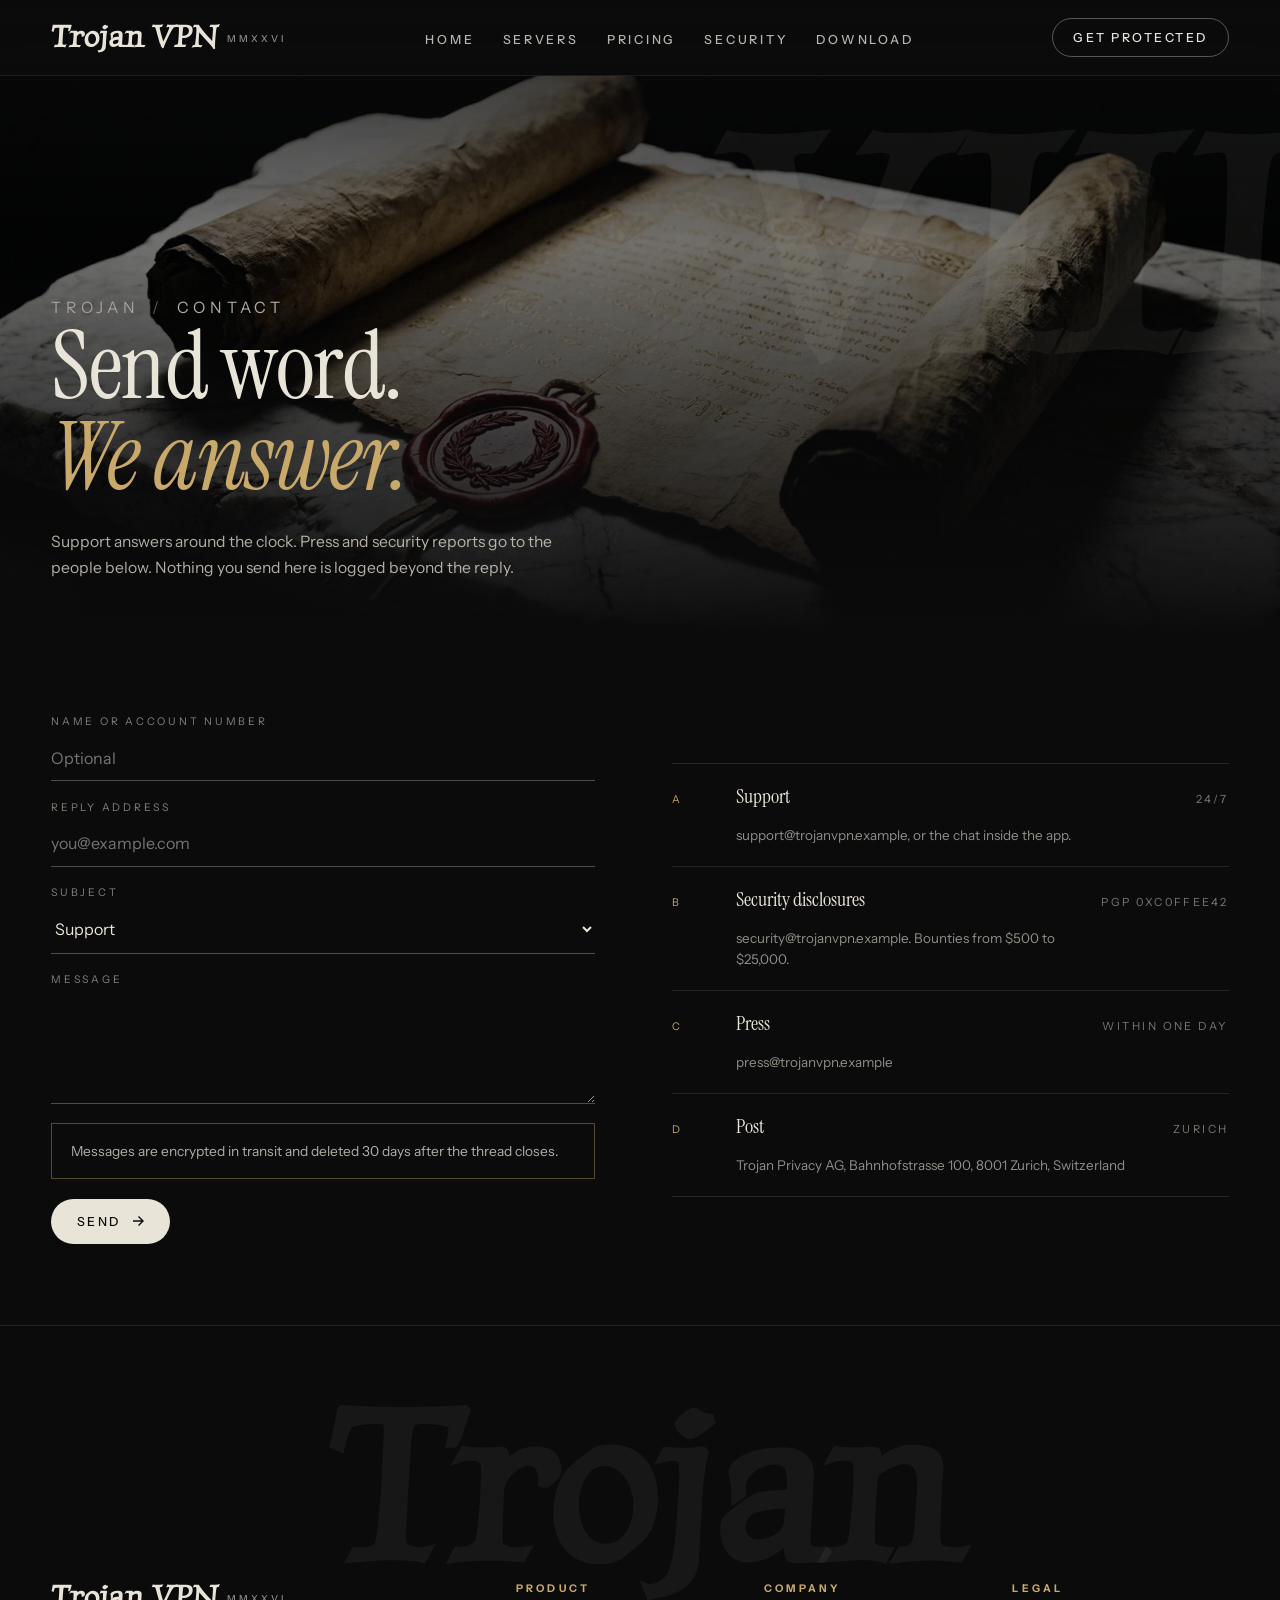
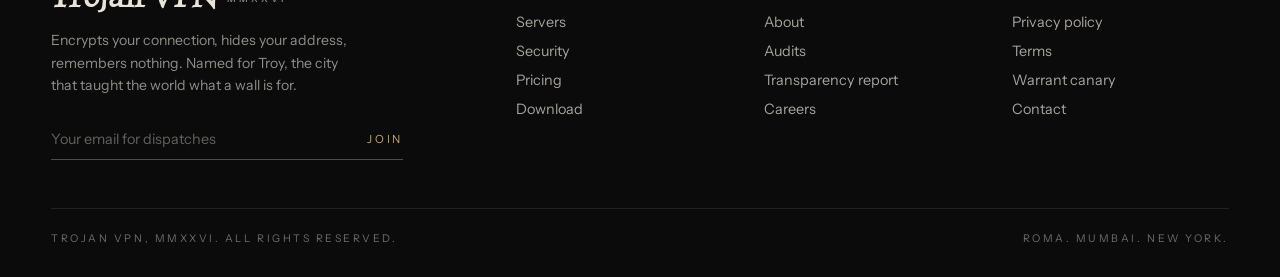
<file: contact.html>
<!DOCTYPE html>
<html lang="en"><head><meta charset="utf-8"><meta http-equiv="Cache-Control" content="no-cache"><meta name="viewport" content="width=device-width, initial-scale=1">
<title>Contact | Trojan VPN</title><meta name="description" content="Contact Trojan VPN. Support, press, security disclosures."><meta property="og:type" content="website"><meta property="og:site_name" content="Trojan VPN"><meta property="og:title" content="Contact | Trojan VPN"><meta property="og:description" content="Contact Trojan VPN. Support, press, security disclosures."><meta property="og:image" content="assets/og.jpg"><meta name="twitter:card" content="summary_large_image">
<link rel="preconnect" href="https://fonts.googleapis.com"><link rel="preconnect" href="https://fonts.gstatic.com" crossorigin><link rel="icon" href="assets/favicon.ico" sizes="any">
<link rel="icon" type="image/png" sizes="32x32" href="assets/favicon-32.png">
<link rel="apple-touch-icon" href="assets/apple-touch-icon.png">
<link href="https://fonts.googleapis.com/css2?family=Instrument+Serif:ital@0;1&family=Luxurious+Roman&family=Instrument+Sans:wght@400;500&display=swap" rel="stylesheet"><link rel="stylesheet" href="site.css?v=20260921"></head>
<body>
<header class="nav">
  <a class="logo" href="index.html#statue">Trojan VPN <small>MMXXVI</small></a>
  <nav aria-label="Primary"><ul class="nav__links"><li><a href="index.html#statue">Home</a></li><li><a href="servers.html">Servers</a></li><li><a href="pricing.html">Pricing</a></li><li><a href="security.html">Security</a></li><li><a href="download.html">Download</a></li></ul></nav>
  <div class="nav__right"><a class="btn-play" href="pricing.html">Get protected</a>
  <button class="burger" aria-label="Open menu" aria-expanded="false" aria-controls="menu"><span></span><span></span><span></span></button></div>
</header>
<main>
<section class="phero">
  <div class="phero__bg" style="background-image:url('assets/gen-scroll.webp')"></div><div class="phero__shade"></div>
  <div class="phero__word" aria-hidden="true">VIII</div>
  <div class="phero__row"><div>
    <p class="crumb fx"><a href="index.html">Trojan</a><span>Contact</span></p>
    <h1 class="fx d1">Send word.<br><em>We answer.</em></h1>
    <p class="fx d2">Support answers around the clock. Press and security reports go to the people below. Nothing you send here is logged beyond the reply.</p>
  </div></div>
</section><section class="sec"><div class="split">
  <form class="form fx" data-fake>
   <div class="field"><label for="n">Name or account number</label><input id="n" placeholder="Optional"></div>
   <div class="field"><label for="e">Reply address</label><input id="e" type="email" placeholder="you@example.com"></div>
   <div class="field"><label for="s">Subject</label><select id="s"><option>Support</option><option>Billing</option><option>Press</option><option>Security disclosure</option><option>Careers</option></select></div>
   <div class="field"><label for="m">Message</label><textarea id="m"></textarea></div>
   <div class="notice">Messages are encrypted in transit and deleted 30 days after the thread closes.</div>
   <div><button class="btn-solid" type="submit">Send <svg viewBox="0 0 12 12" fill="none" stroke="currentColor" stroke-width="1.4"><path d="M1 6h10M6.5 1.5 11 6l-4.5 4.5"/></svg></button></div>
  </form>
  <div>
   <ul class="list fx d1">
    <li><span class="i">A</span><span class="t">Support</span><span class="r">24/7</span><span class="d">support@trojanvpn.example, or the chat inside the app.</span></li>
    <li><span class="i">B</span><span class="t">Security disclosures</span><span class="r">PGP 0xC0FFEE42</span><span class="d">security@trojanvpn.example. Bounties from $500 to $25,000.</span></li>
    <li><span class="i">C</span><span class="t">Press</span><span class="r">Within one day</span><span class="d">press@trojanvpn.example</span></li>
    <li><span class="i">D</span><span class="t">Post</span><span class="r">Zurich</span><span class="d">Trojan Privacy AG, Bahnhofstrasse 100, 8001 Zurich, Switzerland</span></li>
   </ul>
  </div></div></section>
</main>
<footer class="foot">
  <div class="foot__word" aria-hidden="true">Trojan</div>
  <div class="foot__grid">
    <div class="foot__brand"><a class="logo" href="index.html#statue">Trojan VPN <small>MMXXVI</small></a>
      <p>Encrypts your connection, hides your address, remembers nothing. Named for Troy, the city that taught the world what a wall is for.</p>
      <form class="newsletter" data-fake onsubmit="return false"><input type="email" placeholder="Your email for dispatches" aria-label="Email"><button type="submit">Join</button></form></div>
    <div><h4>Product</h4><ul><li><a href="servers.html">Servers</a></li><li><a href="security.html">Security</a></li><li><a href="pricing.html">Pricing</a></li><li><a href="download.html">Download</a></li></ul></div>
    <div><h4>Company</h4><ul><li><a href="about.html">About</a></li><li><a href="audits.html">Audits</a></li><li><a href="transparency.html">Transparency report</a></li><li><a href="careers.html">Careers</a></li></ul></div>
    <div><h4>Legal</h4><ul><li><a href="privacy.html">Privacy policy</a></li><li><a href="terms.html">Terms</a></li><li><a href="canary.html">Warrant canary</a></li><li><a href="contact.html">Contact</a></li></ul></div>
  </div>
  <div class="foot__bar"><span>Trojan VPN, MMXXVI. All rights reserved.</span><span>Roma. Mumbai. New York.</span></div>
</footer>
<div class="menu" id="menu" aria-hidden="true">
  <button class="menu__close" type="button" aria-label="Close menu"><span></span><span></span></button>
  <ul class="menu__list"><li><a href="servers.html">Servers</a></li><li><a href="pricing.html">Pricing</a></li><li><a href="security.html">Security</a></li><li><a href="download.html">Download</a></li></ul>
  <div class="menu__rule"></div><div class="menu__foot"><a class="btn-play" href="pricing.html">Get protected</a></div>
</div>
<script src="site.js?v=20260921"></script>
</body></html>
</file>
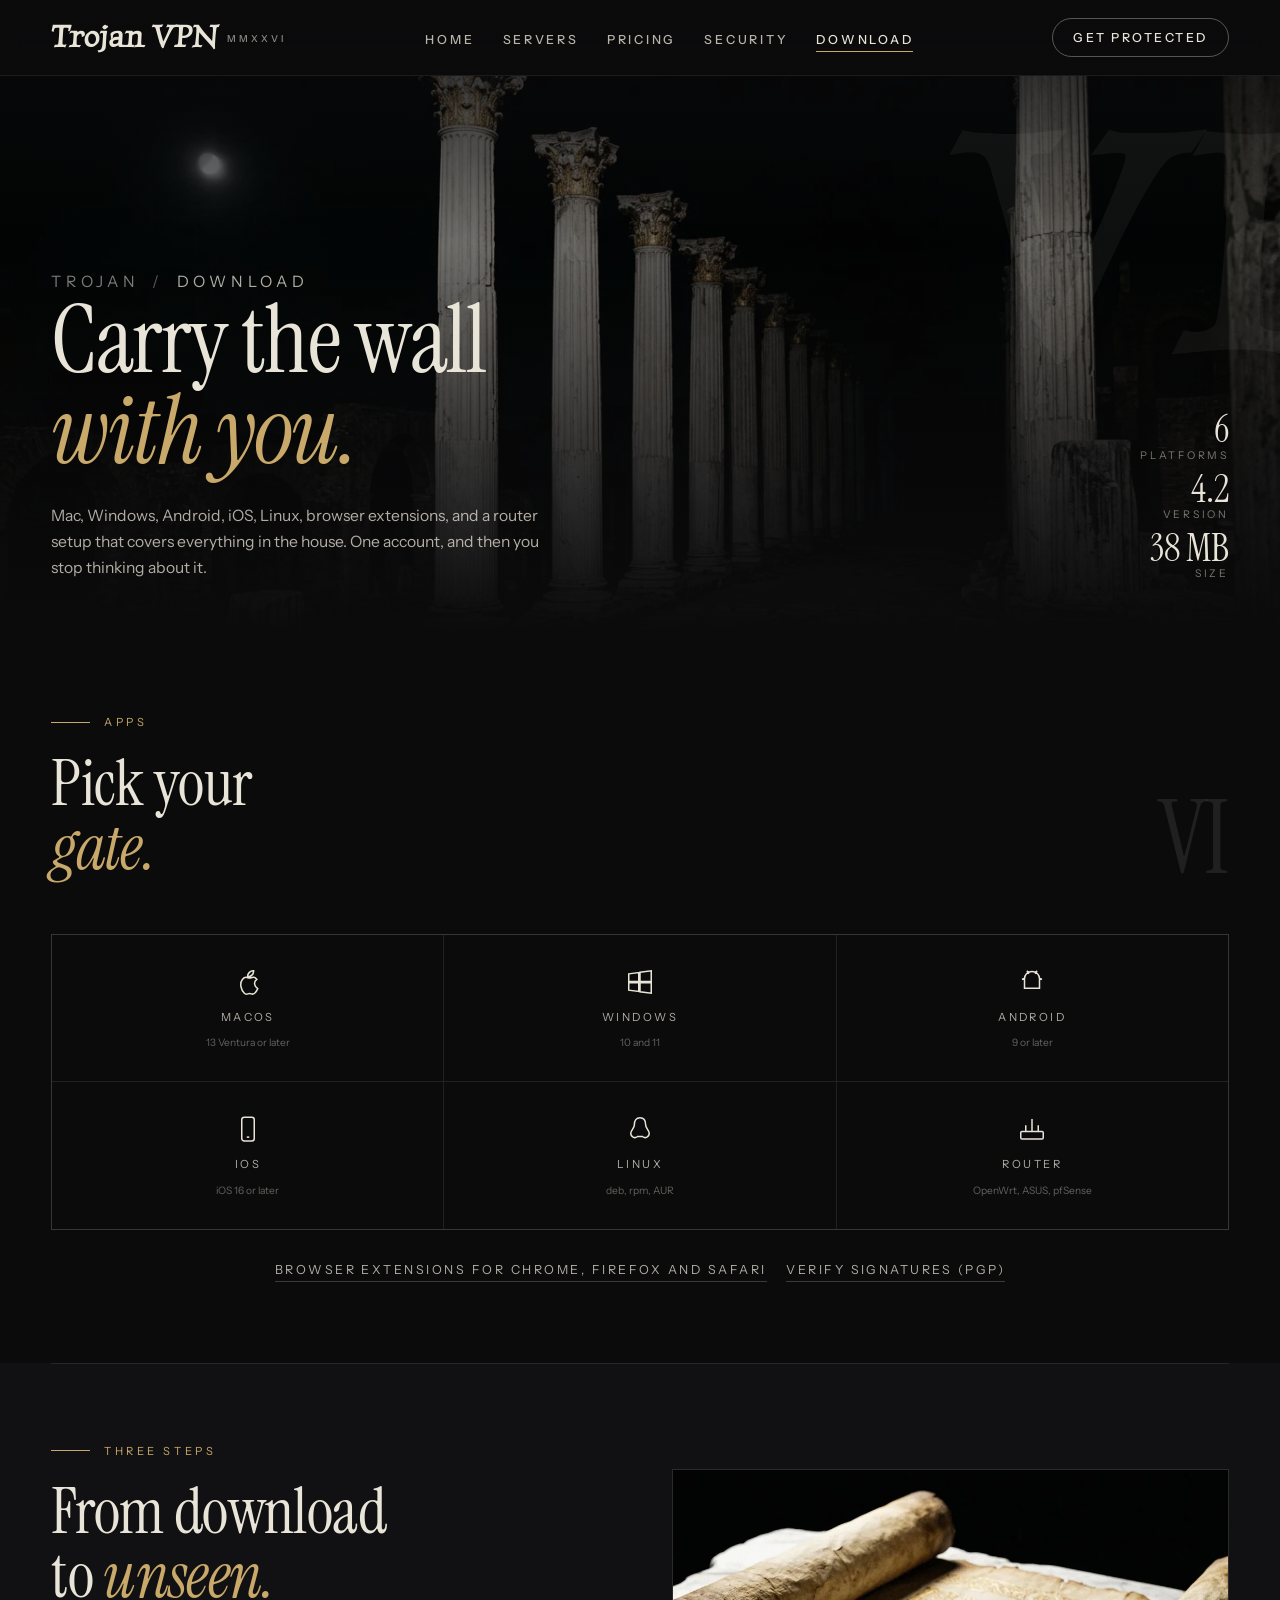
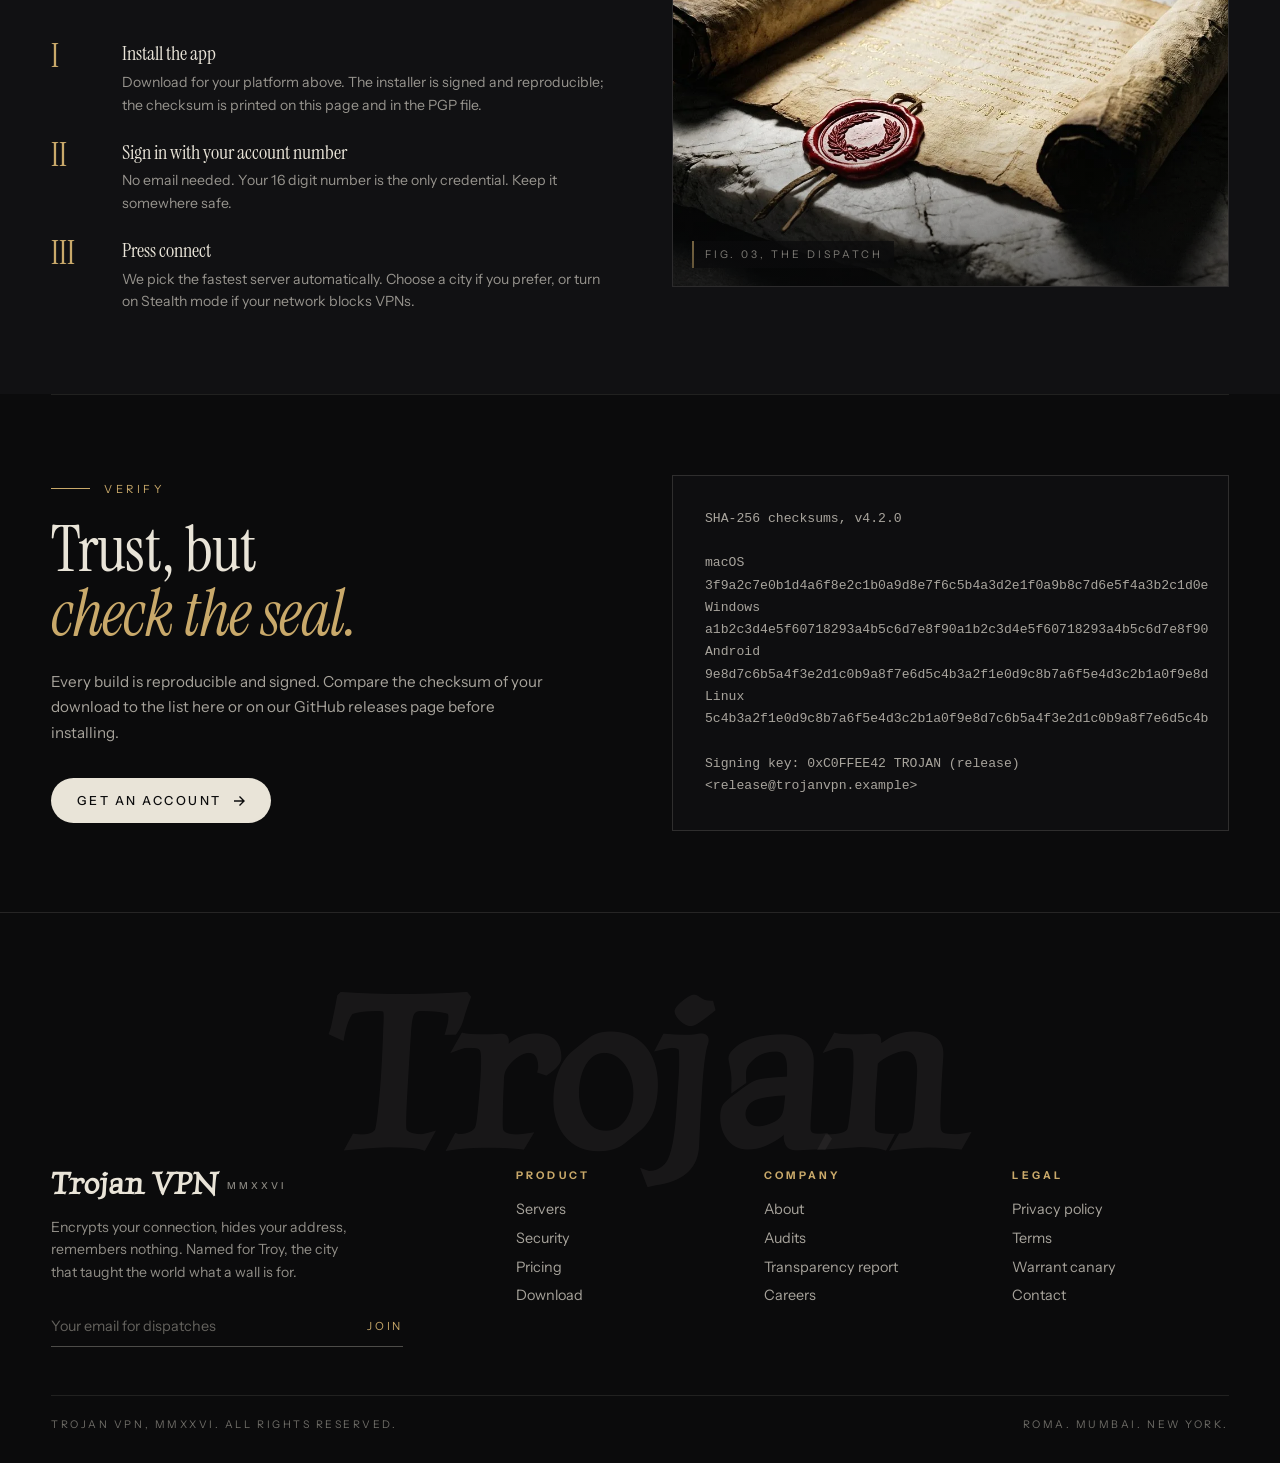
<file: download.html>
<!DOCTYPE html>
<html lang="en"><head><meta charset="utf-8"><meta http-equiv="Cache-Control" content="no-cache"><meta name="viewport" content="width=device-width, initial-scale=1">
<title>Download | Trojan VPN</title><meta name="description" content="Download Trojan VPN for macOS, Windows, Android, iOS, Linux and routers."><meta property="og:type" content="website"><meta property="og:site_name" content="Trojan VPN"><meta property="og:title" content="Download | Trojan VPN"><meta property="og:description" content="Download Trojan VPN for macOS, Windows, Android, iOS, Linux and routers."><meta property="og:image" content="assets/og.jpg"><meta name="twitter:card" content="summary_large_image">
<link rel="preconnect" href="https://fonts.googleapis.com"><link rel="preconnect" href="https://fonts.gstatic.com" crossorigin><link rel="icon" href="assets/favicon.ico" sizes="any">
<link rel="icon" type="image/png" sizes="32x32" href="assets/favicon-32.png">
<link rel="apple-touch-icon" href="assets/apple-touch-icon.png">
<link href="https://fonts.googleapis.com/css2?family=Instrument+Serif:ital@0;1&family=Luxurious+Roman&family=Instrument+Sans:wght@400;500&display=swap" rel="stylesheet"><link rel="stylesheet" href="site.css?v=20260921"></head>
<body>
<header class="nav">
  <a class="logo" href="index.html#statue">Trojan VPN <small>MMXXVI</small></a>
  <nav aria-label="Primary"><ul class="nav__links"><li><a href="index.html#statue">Home</a></li><li><a href="servers.html">Servers</a></li><li><a href="pricing.html">Pricing</a></li><li><a href="security.html">Security</a></li><li><a href="download.html" aria-current="page">Download</a></li></ul></nav>
  <div class="nav__right"><a class="btn-play" href="pricing.html">Get protected</a>
  <button class="burger" aria-label="Open menu" aria-expanded="false" aria-controls="menu"><span></span><span></span><span></span></button></div>
</header>
<main>
<section class="phero">
  <div class="phero__bg" style="background-image:url('assets/gen-forum.webp')"></div><div class="phero__shade"></div>
  <div class="phero__word" aria-hidden="true">VI</div>
  <div class="phero__row"><div>
    <p class="crumb fx"><a href="index.html">Trojan</a><span>Download</span></p>
    <h1 class="fx d1">Carry the wall<br><em>with you.</em></h1>
    <p class="fx d2">Mac, Windows, Android, iOS, Linux, browser extensions, and a router setup that covers everything in the house. One account, and then you stop thinking about it.</p>
  </div><div class="phero__meta fx d2"><div><b>6</b><br>Platforms</div><div><b>4.2</b><br>Version</div><div><b>38 MB</b><br>Size</div></div></div>
</section><section class="sec"><div class="sec__head"><div><p class="kicker fx">Apps</p><h2 class="h2 fx d1">Pick your<br><em>gate.</em></h2></div><div class="num-roman fx d2">VI</div></div><div class="platforms"><a class="platform fx d0" href="pricing.html"><svg viewBox="0 0 24 24"><path d="M16.5 3c.1 1.4-.5 2.6-1.4 3.5-.9.9-2.2 1.4-3.4 1.3-.1-1.3.5-2.6 1.4-3.5C14 3.4 15.3 2.9 16.5 3zM19.8 17.3c-.6 1.4-1.4 2.7-2.5 3.7-.8.7-1.7.9-2.7.5-.9-.4-1.8-.4-2.8 0-1 .4-1.9.3-2.7-.5-2.6-2.5-4.1-7.7-1.6-11 1.1-1.5 3-2 4.4-1.4.9.4 1.7.4 2.6 0 1.7-.7 3.5-.2 4.6 1.3-2.8 1.8-2.3 5.6.7 7.4z"/></svg><span>macOS</span><small>13 Ventura or later</small></a><a class="platform fx d1" href="pricing.html"><svg viewBox="0 0 24 24"><path d="M3 5.5 11 4.4v7.1H3zM12 4.2 21 3v8.5h-9zM3 12.5h8v7.1L3 18.5zM12 12.5h9V21l-9-1.2z"/></svg><span>Windows</span><small>10 and 11</small></a><a class="platform fx d2" href="pricing.html"><svg viewBox="0 0 24 24"><path d="M6 9.5a6 6 0 0 1 12 0V17H6zM6 17h12M4 10l2-1M20 10l-2-1M8 3l1.5 2.5M16 3l-1.5 2.5"/></svg><span>Android</span><small>9 or later</small></a><a class="platform fx d3" href="pricing.html"><svg viewBox="0 0 24 24"><rect x="7" y="2.5" width="10" height="19" rx="2"/><path d="M11 18.5h2"/></svg><span>iOS</span><small>iOS 16 or later</small></a><a class="platform fx d0" href="pricing.html"><svg viewBox="0 0 24 24"><path d="M12 3c-3 0-4.5 2.5-4.5 5.5 0 2-1.5 3.5-2.5 5.5-.8 1.7 0 3.5 1.5 4.5 1.3.8 2.5.3 3.5-.5h4c1 .8 2.2 1.3 3.5.5 1.5-1 2.3-2.8 1.5-4.5-1-2-2.5-3.5-2.5-5.5C16.5 5.5 15 3 12 3z"/></svg><span>Linux</span><small>deb, rpm, AUR</small></a><a class="platform fx d1" href="pricing.html"><svg viewBox="0 0 24 24"><rect x="3" y="14" width="18" height="6" rx="1"/><path d="M7 14V9M12 14V4M17 14V9M6.5 17h.01M9.5 17h.01"/></svg><span>Router</span><small>OpenWrt, ASUS, pfSense</small></a></div>
 <div class="cta-row fx d3" style="justify-content:center"><a class="link-plain" href="pricing.html">Browser extensions for Chrome, Firefox and Safari</a><a class="link-plain" href="canary.html">Verify signatures (PGP)</a></div></section>
 <section class="sec sec--alt"><div class="split">
  <div><p class="kicker fx">Three steps</p><h2 class="h2 fx d1">From download<br>to <em>unseen.</em></h2>
  <ol class="steps fx d2" style="margin-top:2rem">
   <li><div><h4>Install the app</h4><p>Download for your platform above. The installer is signed and reproducible; the checksum is printed on this page and in the PGP file.</p></div></li>
   <li><div><h4>Sign in with your account number</h4><p>No email needed. Your 16 digit number is the only credential. Keep it somewhere safe.</p></div></li>
   <li><div><h4>Press connect</h4><p>We pick the fastest server automatically. Choose a city if you prefer, or turn on Stealth mode if your network blocks VPNs.</p></div></li>
  </ol></div>
  <figure class="fig fx"><img src="assets/gen-scroll.webp" alt="Sealed scroll on marble"><figcaption>Fig. 03, The Dispatch</figcaption></figure>
 </div></section>
 <section class="sec"><div class="split split--rev">
  <div class="canary fx">SHA-256 checksums, v4.2.0

macOS     3f9a2c7e0b1d4a6f8e2c1b0a9d8e7f6c5b4a3d2e1f0a9b8c7d6e5f4a3b2c1d0e
Windows   a1b2c3d4e5f60718293a4b5c6d7e8f90a1b2c3d4e5f60718293a4b5c6d7e8f90
Android   9e8d7c6b5a4f3e2d1c0b9a8f7e6d5c4b3a2f1e0d9c8b7a6f5e4d3c2b1a0f9e8d
Linux     5c4b3a2f1e0d9c8b7a6f5e4d3c2b1a0f9e8d7c6b5a4f3e2d1c0b9a8f7e6d5c4b

Signing key: 0xC0FFEE42 TROJAN (release) &lt;release@trojanvpn.example&gt;</div>
  <div><p class="kicker fx">Verify</p><h2 class="h2 fx d1">Trust, but<br><em>check the seal.</em></h2><p class="lead fx d2">Every build is reproducible and signed. Compare the checksum of your download to the list here or on our GitHub releases page before installing.</p>
  <div class="cta-row fx d3"><a class="btn-solid" href="pricing.html">Get an account <svg viewBox="0 0 12 12" fill="none" stroke="currentColor" stroke-width="1.4"><path d="M1 6h10M6.5 1.5 11 6l-4.5 4.5"/></svg></a></div></div>
 </div></section>
</main>
<footer class="foot">
  <div class="foot__word" aria-hidden="true">Trojan</div>
  <div class="foot__grid">
    <div class="foot__brand"><a class="logo" href="index.html#statue">Trojan VPN <small>MMXXVI</small></a>
      <p>Encrypts your connection, hides your address, remembers nothing. Named for Troy, the city that taught the world what a wall is for.</p>
      <form class="newsletter" data-fake onsubmit="return false"><input type="email" placeholder="Your email for dispatches" aria-label="Email"><button type="submit">Join</button></form></div>
    <div><h4>Product</h4><ul><li><a href="servers.html">Servers</a></li><li><a href="security.html">Security</a></li><li><a href="pricing.html">Pricing</a></li><li><a href="download.html">Download</a></li></ul></div>
    <div><h4>Company</h4><ul><li><a href="about.html">About</a></li><li><a href="audits.html">Audits</a></li><li><a href="transparency.html">Transparency report</a></li><li><a href="careers.html">Careers</a></li></ul></div>
    <div><h4>Legal</h4><ul><li><a href="privacy.html">Privacy policy</a></li><li><a href="terms.html">Terms</a></li><li><a href="canary.html">Warrant canary</a></li><li><a href="contact.html">Contact</a></li></ul></div>
  </div>
  <div class="foot__bar"><span>Trojan VPN, MMXXVI. All rights reserved.</span><span>Roma. Mumbai. New York.</span></div>
</footer>
<div class="menu" id="menu" aria-hidden="true">
  <button class="menu__close" type="button" aria-label="Close menu"><span></span><span></span></button>
  <ul class="menu__list"><li><a href="servers.html">Servers</a></li><li><a href="pricing.html">Pricing</a></li><li><a href="security.html">Security</a></li><li><a href="download.html">Download</a></li></ul>
  <div class="menu__rule"></div><div class="menu__foot"><a class="btn-play" href="pricing.html">Get protected</a></div>
</div>
<script src="site.js?v=20260921"></script>
</body></html>
</file>
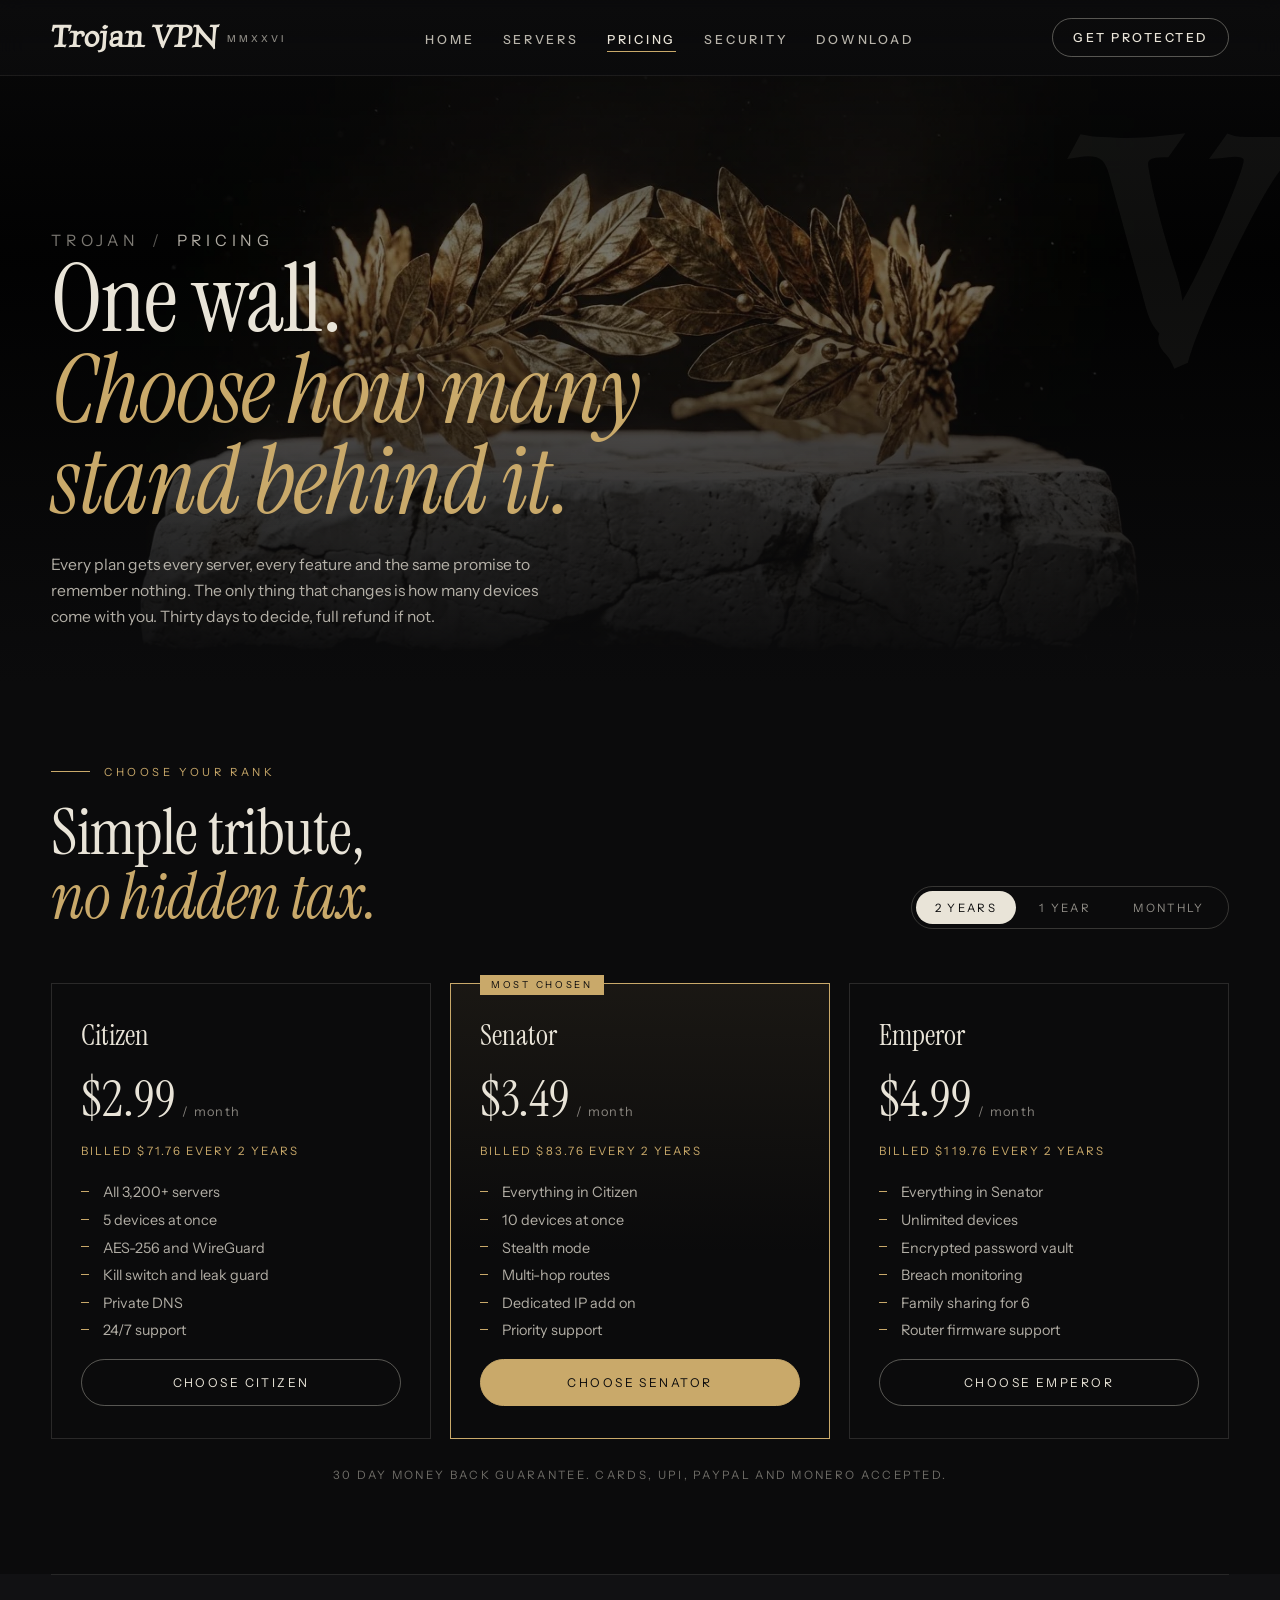
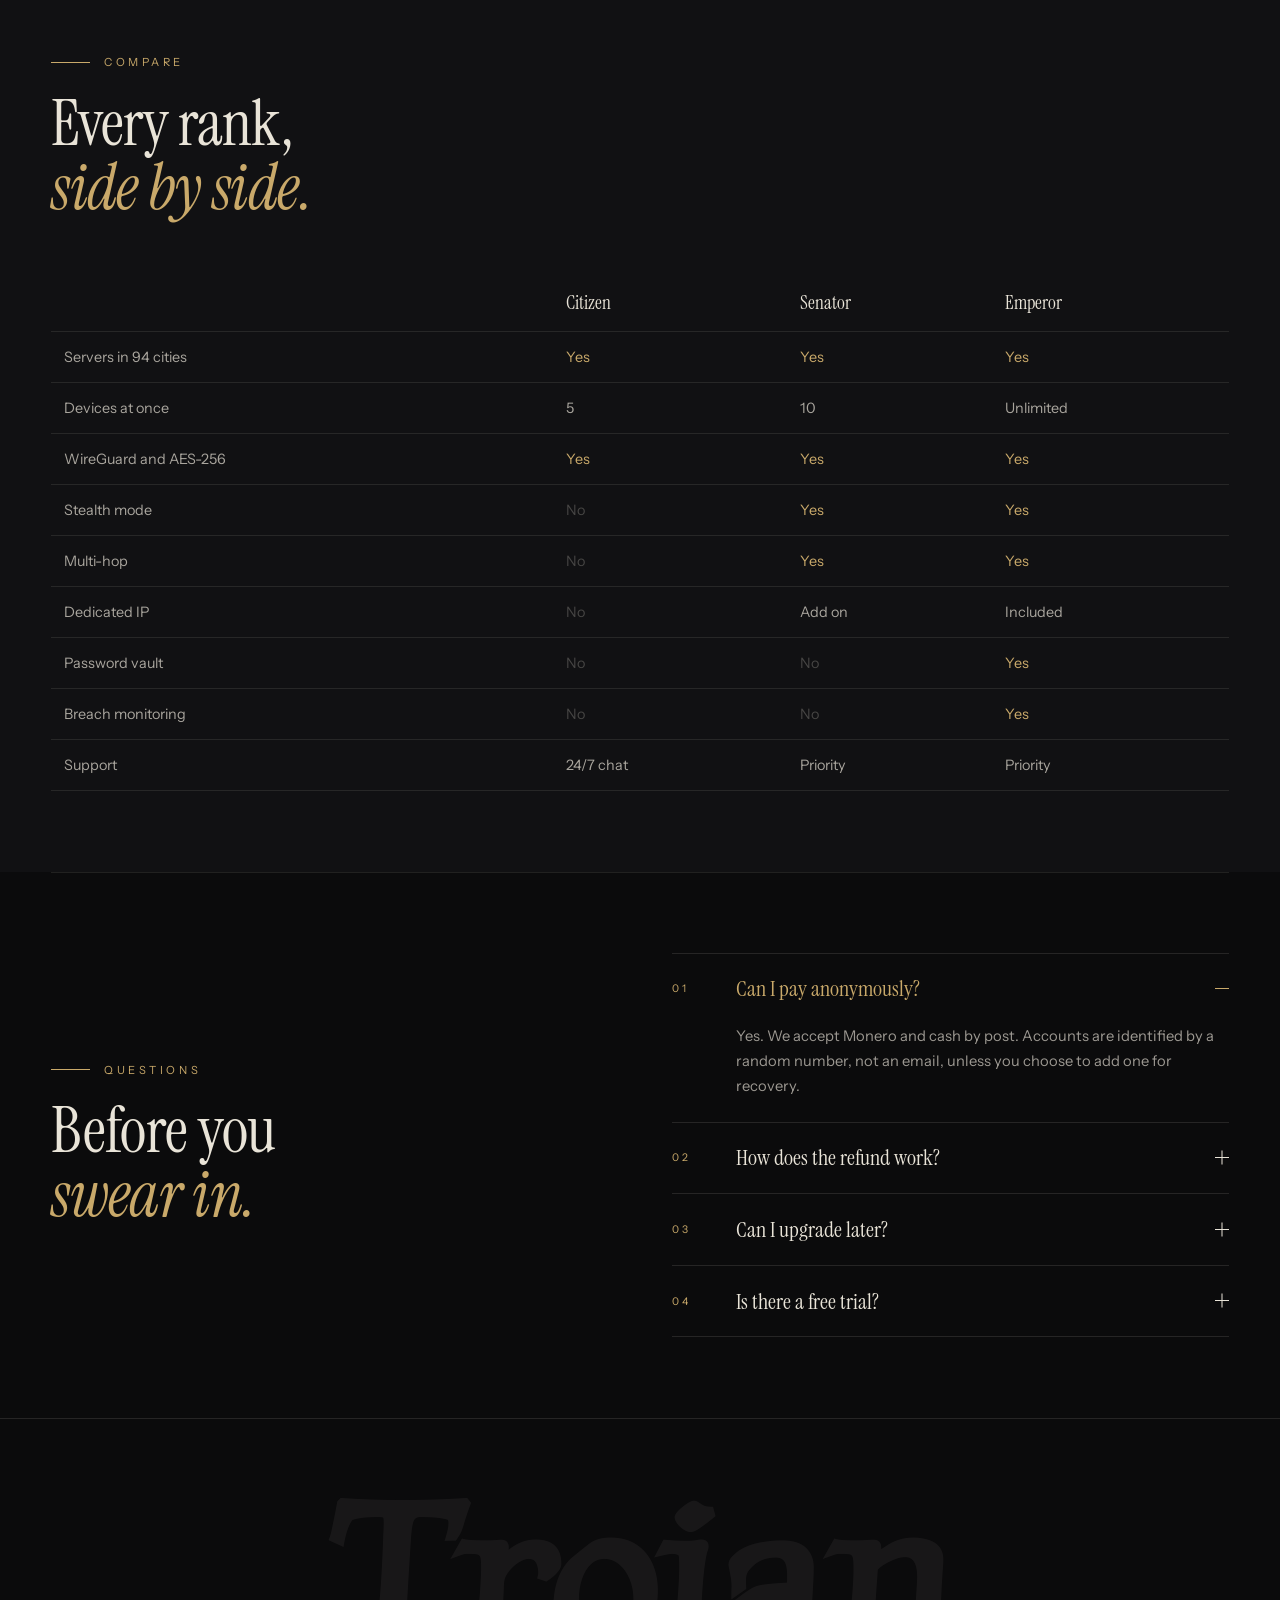
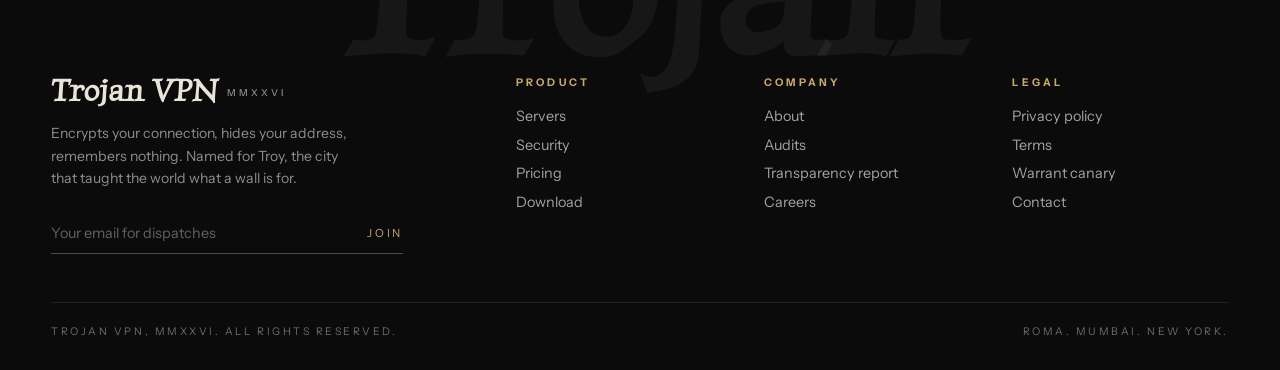
<file: pricing.html>
<!DOCTYPE html>
<html lang="en"><head><meta charset="utf-8"><meta http-equiv="Cache-Control" content="no-cache"><meta name="viewport" content="width=device-width, initial-scale=1">
<title>Pricing | Trojan VPN</title><meta name="description" content="Trojan VPN plans: Citizen, Senator and Emperor. 30 day money back guarantee."><meta property="og:type" content="website"><meta property="og:site_name" content="Trojan VPN"><meta property="og:title" content="Pricing | Trojan VPN"><meta property="og:description" content="Trojan VPN plans: Citizen, Senator and Emperor. 30 day money back guarantee."><meta property="og:image" content="assets/og.jpg"><meta name="twitter:card" content="summary_large_image">
<link rel="preconnect" href="https://fonts.googleapis.com"><link rel="preconnect" href="https://fonts.gstatic.com" crossorigin><link rel="icon" href="assets/favicon.ico" sizes="any">
<link rel="icon" type="image/png" sizes="32x32" href="assets/favicon-32.png">
<link rel="apple-touch-icon" href="assets/apple-touch-icon.png">
<link href="https://fonts.googleapis.com/css2?family=Instrument+Serif:ital@0;1&family=Luxurious+Roman&family=Instrument+Sans:wght@400;500&display=swap" rel="stylesheet"><link rel="stylesheet" href="site.css?v=20260921"></head>
<body>
<header class="nav">
  <a class="logo" href="index.html#statue">Trojan VPN <small>MMXXVI</small></a>
  <nav aria-label="Primary"><ul class="nav__links"><li><a href="index.html#statue">Home</a></li><li><a href="servers.html">Servers</a></li><li><a href="pricing.html" aria-current="page">Pricing</a></li><li><a href="security.html">Security</a></li><li><a href="download.html">Download</a></li></ul></nav>
  <div class="nav__right"><a class="btn-play" href="pricing.html">Get protected</a>
  <button class="burger" aria-label="Open menu" aria-expanded="false" aria-controls="menu"><span></span><span></span><span></span></button></div>
</header>
<main>
<section class="phero">
  <div class="phero__bg" style="background-image:url('assets/gen-laurel.webp')"></div><div class="phero__shade"></div>
  <div class="phero__word" aria-hidden="true">V</div>
  <div class="phero__row"><div>
    <p class="crumb fx"><a href="index.html">Trojan</a><span>Pricing</span></p>
    <h1 class="fx d1">One wall.<br><em>Choose how many stand behind it.</em></h1>
    <p class="fx d2">Every plan gets every server, every feature and the same promise to remember nothing. The only thing that changes is how many devices come with you. Thirty days to decide, full refund if not.</p>
  </div></div>
</section><section class="sec">
 <div class="sec__head"><div><p class="kicker fx">Choose your rank</p><h2 class="h2 fx d1">Simple tribute,<br><em>no hidden tax.</em></h2></div>
  <div class="toggle fx d2"><button class="is-on" data-mode="two">2 years</button><button data-mode="one">1 year</button><button data-mode="mo">Monthly</button></div></div>
 <div class="plans">
  <div class="plan fx"><h3>Citizen</h3><div class="price">$<span data-m data-two="2.99" data-one="4.49" data-mo="9.99">2.99</span><small>/ month</small></div><div class="bill" data-m data-two="Billed $71.76 every 2 years" data-one="Billed $53.88 yearly" data-mo="Billed monthly">Billed $71.76 every 2 years</div>
   <ul><li>All 3,200+ servers</li><li>5 devices at once</li><li>AES-256 and WireGuard</li><li>Kill switch and leak guard</li><li>Private DNS</li><li>24/7 support</li></ul><a class="btn-outline" href="download.html">Choose Citizen</a></div>
  <div class="plan plan--hero fx d1"><span class="plan__tag">Most chosen</span><h3>Senator</h3><div class="price">$<span data-m data-two="3.49" data-one="5.29" data-mo="11.99">3.49</span><small>/ month</small></div><div class="bill" data-m data-two="Billed $83.76 every 2 years" data-one="Billed $63.48 yearly" data-mo="Billed monthly">Billed $83.76 every 2 years</div>
   <ul><li>Everything in Citizen</li><li>10 devices at once</li><li>Stealth mode</li><li>Multi-hop routes</li><li>Dedicated IP add on</li><li>Priority support</li></ul><a class="btn-outline" href="download.html">Choose Senator</a></div>
  <div class="plan fx d2"><h3>Emperor</h3><div class="price">$<span data-m data-two="4.99" data-one="6.99" data-mo="14.99">4.99</span><small>/ month</small></div><div class="bill" data-m data-two="Billed $119.76 every 2 years" data-one="Billed $83.88 yearly" data-mo="Billed monthly">Billed $119.76 every 2 years</div>
   <ul><li>Everything in Senator</li><li>Unlimited devices</li><li>Encrypted password vault</li><li>Breach monitoring</li><li>Family sharing for 6</li><li>Router firmware support</li></ul><a class="btn-outline" href="download.html">Choose Emperor</a></div>
 </div>
 <p class="fx d3" style="text-align:center;margin-top:1.8rem;font-size:.72rem;letter-spacing:.2em;text-transform:uppercase;color:rgba(233,228,216,.45)">30 day money back guarantee. Cards, UPI, PayPal and Monero accepted.</p>
 </section>
 <section class="sec sec--alt"><div class="sec__head"><div><p class="kicker fx">Compare</p><h2 class="h2 fx d1">Every rank,<br><em>side by side.</em></h2></div></div>
 <div class="fx" style="overflow:auto"><table class="cmp">
  <tr><th></th><th>Citizen</th><th>Senator</th><th>Emperor</th></tr>
  <tr><td>Servers in 94 cities</td><td class="ok">Yes</td><td class="ok">Yes</td><td class="ok">Yes</td></tr>
  <tr><td>Devices at once</td><td>5</td><td>10</td><td>Unlimited</td></tr>
  <tr><td>WireGuard and AES-256</td><td class="ok">Yes</td><td class="ok">Yes</td><td class="ok">Yes</td></tr>
  <tr><td>Stealth mode</td><td class="no">No</td><td class="ok">Yes</td><td class="ok">Yes</td></tr>
  <tr><td>Multi-hop</td><td class="no">No</td><td class="ok">Yes</td><td class="ok">Yes</td></tr>
  <tr><td>Dedicated IP</td><td class="no">No</td><td>Add on</td><td>Included</td></tr>
  <tr><td>Password vault</td><td class="no">No</td><td class="no">No</td><td class="ok">Yes</td></tr>
  <tr><td>Breach monitoring</td><td class="no">No</td><td class="no">No</td><td class="ok">Yes</td></tr>
  <tr><td>Support</td><td>24/7 chat</td><td>Priority</td><td>Priority</td></tr>
 </table></div></section>
 <section class="sec"><div class="split">
  <div><p class="kicker fx">Questions</p><h2 class="h2 fx d1">Before you<br><em>swear in.</em></h2></div>
  <ul class="acc fx d1">
   <li class="is-open"><button type="button" aria-expanded="true"><span class="i">01</span>Can I pay anonymously?<span class="plus"></span></button><div class="acc__body"><div><p>Yes. We accept Monero and cash by post. Accounts are identified by a random number, not an email, unless you choose to add one for recovery.</p></div></div></li>
   <li><button type="button" aria-expanded="false"><span class="i">02</span>How does the refund work?<span class="plus"></span></button><div class="acc__body"><div><p>Ask within 30 days and we refund in full, no questions. Crypto refunds are paid at the original fiat value.</p></div></div></li>
   <li><button type="button" aria-expanded="false"><span class="i">03</span>Can I upgrade later?<span class="plus"></span></button><div class="acc__body"><div><p>Any time. You pay only the prorated difference for the remaining term.</p></div></div></li>
   <li><button type="button" aria-expanded="false"><span class="i">04</span>Is there a free trial?<span class="plus"></span></button><div class="acc__body"><div><p>Not a free tier, because free VPNs pay their bills with your data. The 30 day guarantee is our trial.</p></div></div></li>
  </ul></div></section>
</main>
<footer class="foot">
  <div class="foot__word" aria-hidden="true">Trojan</div>
  <div class="foot__grid">
    <div class="foot__brand"><a class="logo" href="index.html#statue">Trojan VPN <small>MMXXVI</small></a>
      <p>Encrypts your connection, hides your address, remembers nothing. Named for Troy, the city that taught the world what a wall is for.</p>
      <form class="newsletter" data-fake onsubmit="return false"><input type="email" placeholder="Your email for dispatches" aria-label="Email"><button type="submit">Join</button></form></div>
    <div><h4>Product</h4><ul><li><a href="servers.html">Servers</a></li><li><a href="security.html">Security</a></li><li><a href="pricing.html">Pricing</a></li><li><a href="download.html">Download</a></li></ul></div>
    <div><h4>Company</h4><ul><li><a href="about.html">About</a></li><li><a href="audits.html">Audits</a></li><li><a href="transparency.html">Transparency report</a></li><li><a href="careers.html">Careers</a></li></ul></div>
    <div><h4>Legal</h4><ul><li><a href="privacy.html">Privacy policy</a></li><li><a href="terms.html">Terms</a></li><li><a href="canary.html">Warrant canary</a></li><li><a href="contact.html">Contact</a></li></ul></div>
  </div>
  <div class="foot__bar"><span>Trojan VPN, MMXXVI. All rights reserved.</span><span>Roma. Mumbai. New York.</span></div>
</footer>
<div class="menu" id="menu" aria-hidden="true">
  <button class="menu__close" type="button" aria-label="Close menu"><span></span><span></span></button>
  <ul class="menu__list"><li><a href="servers.html">Servers</a></li><li><a href="pricing.html">Pricing</a></li><li><a href="security.html">Security</a></li><li><a href="download.html">Download</a></li></ul>
  <div class="menu__rule"></div><div class="menu__foot"><a class="btn-play" href="pricing.html">Get protected</a></div>
</div>
<script src="site.js?v=20260921"></script>
</body></html>
</file>
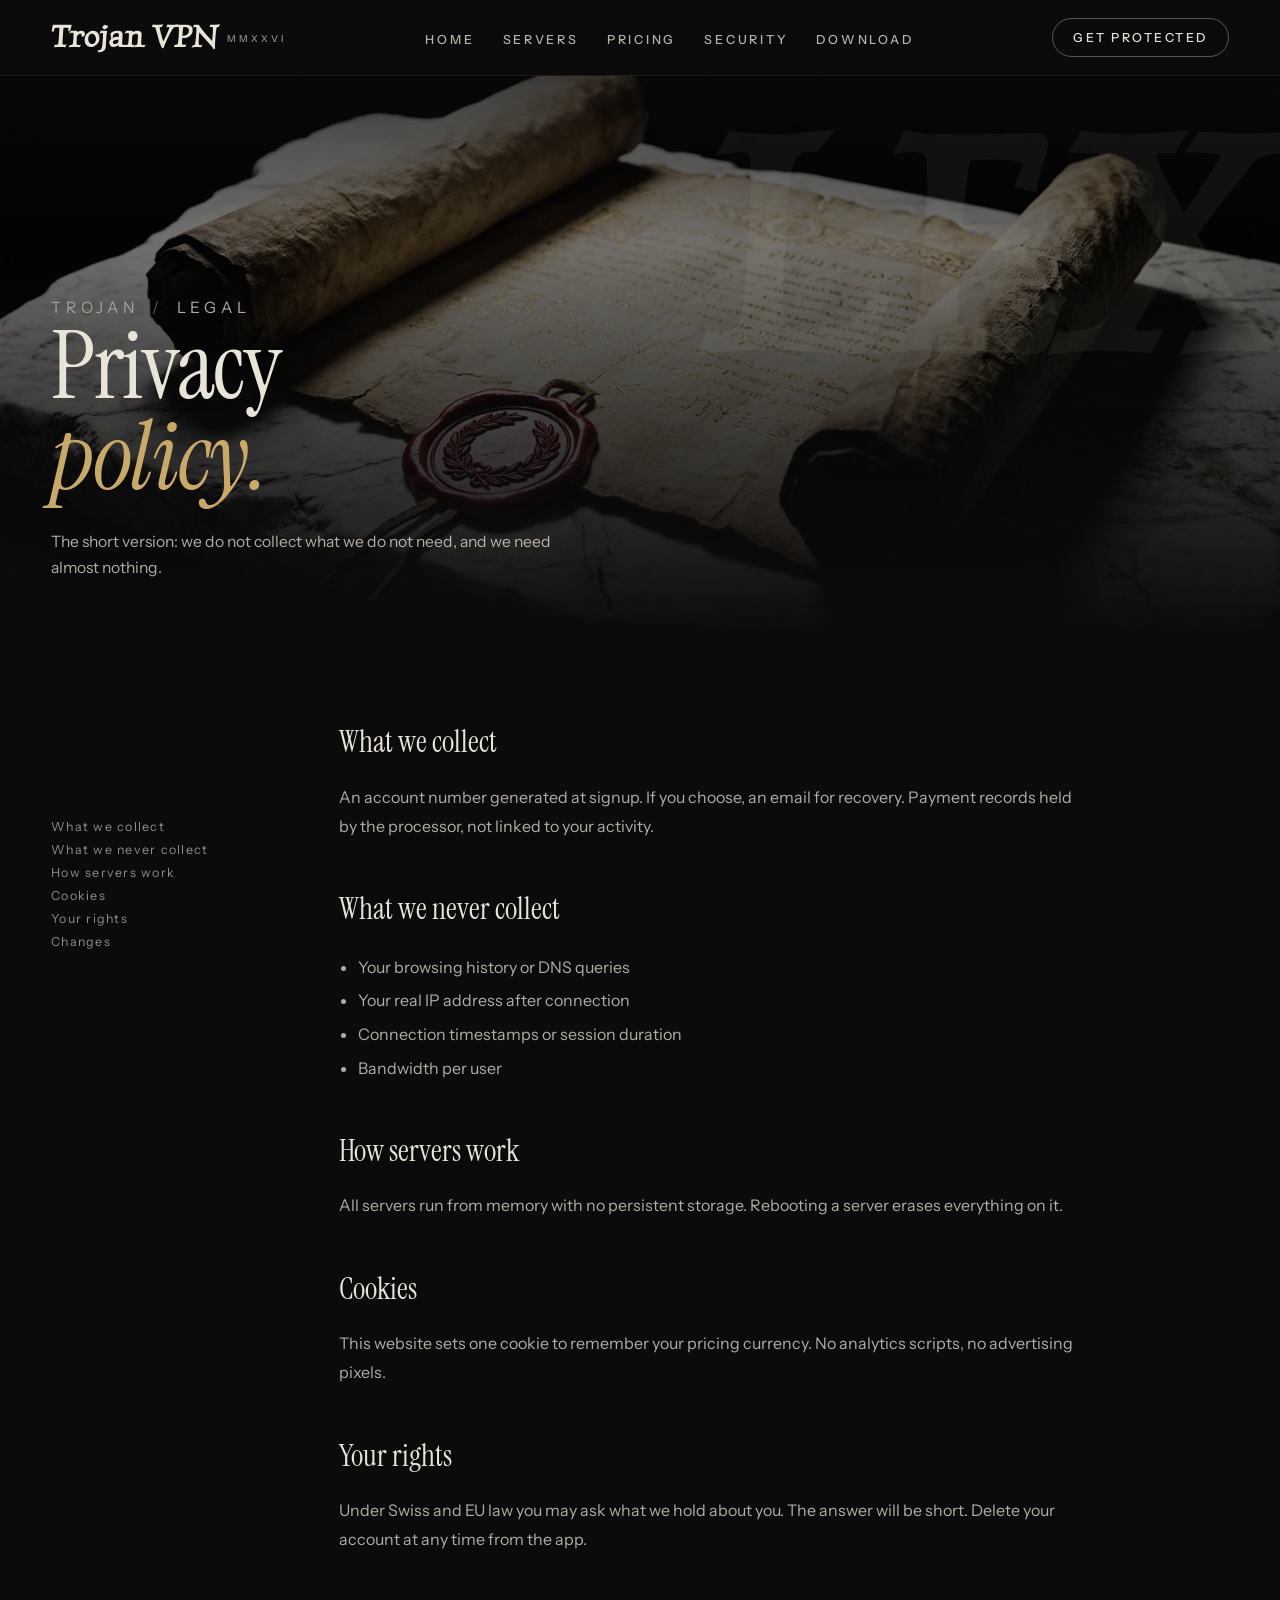
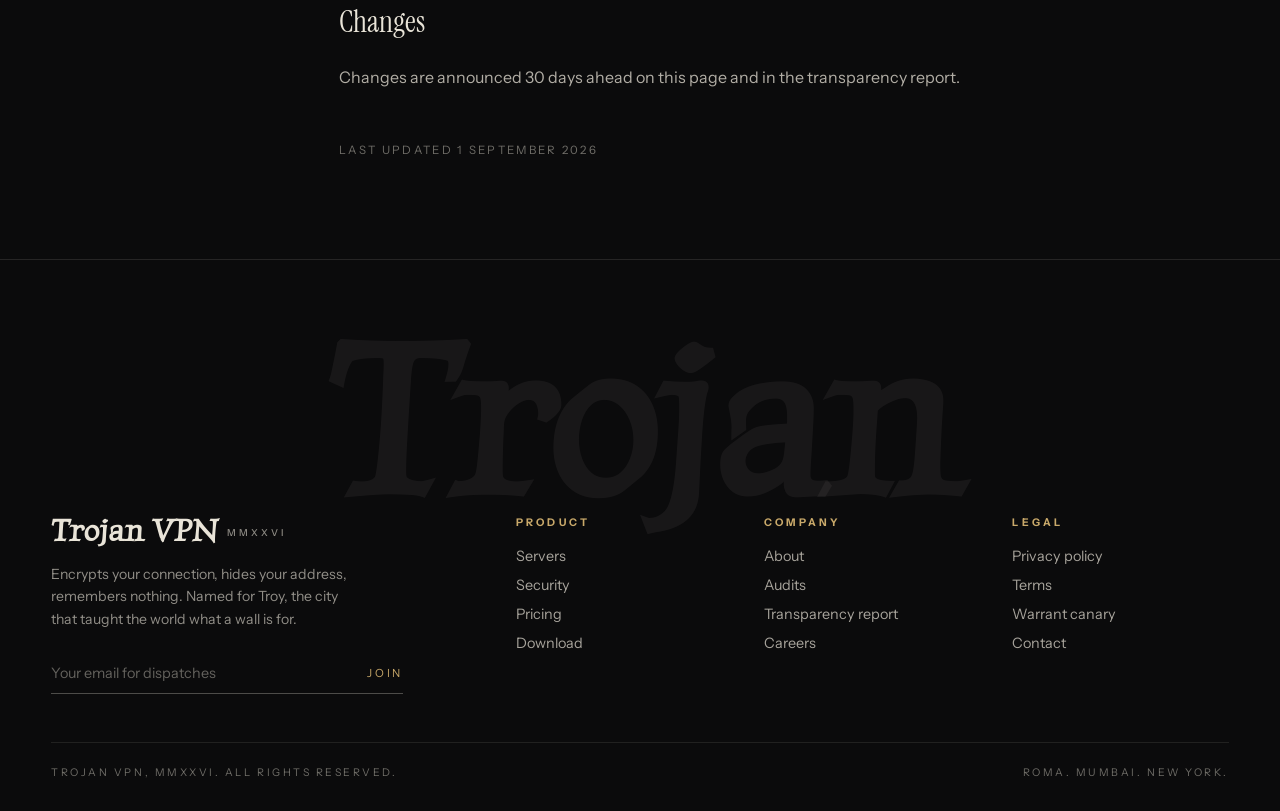
<file: privacy.html>
<!DOCTYPE html>
<html lang="en"><head><meta charset="utf-8"><meta http-equiv="Cache-Control" content="no-cache"><meta name="viewport" content="width=device-width, initial-scale=1">
<title>Privacy policy | Trojan VPN</title><meta name="description" content="The short version: we do not collect what we do not need, and we need almost nothing."><meta property="og:type" content="website"><meta property="og:site_name" content="Trojan VPN"><meta property="og:title" content="Privacy policy | Trojan VPN"><meta property="og:description" content="The short version: we do not collect what we do not need, and we need almost nothing."><meta property="og:image" content="assets/og.jpg"><meta name="twitter:card" content="summary_large_image">
<link rel="preconnect" href="https://fonts.googleapis.com"><link rel="preconnect" href="https://fonts.gstatic.com" crossorigin><link rel="icon" href="assets/favicon.ico" sizes="any">
<link rel="icon" type="image/png" sizes="32x32" href="assets/favicon-32.png">
<link rel="apple-touch-icon" href="assets/apple-touch-icon.png">
<link href="https://fonts.googleapis.com/css2?family=Instrument+Serif:ital@0;1&family=Luxurious+Roman&family=Instrument+Sans:wght@400;500&display=swap" rel="stylesheet"><link rel="stylesheet" href="site.css?v=20260921"></head>
<body>
<header class="nav">
  <a class="logo" href="index.html#statue">Trojan VPN <small>MMXXVI</small></a>
  <nav aria-label="Primary"><ul class="nav__links"><li><a href="index.html#statue">Home</a></li><li><a href="servers.html">Servers</a></li><li><a href="pricing.html">Pricing</a></li><li><a href="security.html">Security</a></li><li><a href="download.html">Download</a></li></ul></nav>
  <div class="nav__right"><a class="btn-play" href="pricing.html">Get protected</a>
  <button class="burger" aria-label="Open menu" aria-expanded="false" aria-controls="menu"><span></span><span></span><span></span></button></div>
</header>
<main>
<section class="phero">
  <div class="phero__bg" style="background-image:url('assets/gen-scroll.webp')"></div><div class="phero__shade"></div>
  <div class="phero__word" aria-hidden="true">LEX</div>
  <div class="phero__row"><div>
    <p class="crumb fx"><a href="index.html">Trojan</a><span>Legal</span></p>
    <h1 class="fx d1">Privacy<br><em>policy.</em></h1>
    <p class="fx d2">The short version: we do not collect what we do not need, and we need almost nothing.</p>
  </div></div>
</section><section class="sec"><div class="split split--legal"><ul class="toc fx"><li><a href="#s0">What we collect</a></li><li><a href="#s1">What we never collect</a></li><li><a href="#s2">How servers work</a></li><li><a href="#s3">Cookies</a></li><li><a href="#s4">Your rights</a></li><li><a href="#s5">Changes</a></li></ul><div class="prose fx d1"><h2 id="s0">What we collect</h2><p>An account number generated at signup. If you choose, an email for recovery. Payment records held by the processor, not linked to your activity.</p><h2 id="s1">What we never collect</h2><ul><li>Your browsing history or DNS queries</li><li>Your real IP address after connection</li><li>Connection timestamps or session duration</li><li>Bandwidth per user</li></ul><h2 id="s2">How servers work</h2><p>All servers run from memory with no persistent storage. Rebooting a server erases everything on it.</p><h2 id="s3">Cookies</h2><p>This website sets one cookie to remember your pricing currency. No analytics scripts, no advertising pixels.</p><h2 id="s4">Your rights</h2><p>Under Swiss and EU law you may ask what we hold about you. The answer will be short. Delete your account at any time from the app.</p><h2 id="s5">Changes</h2><p>Changes are announced 30 days ahead on this page and in the transparency report.</p><p style="margin-top:3rem;font-size:.72rem;letter-spacing:.2em;text-transform:uppercase;color:rgba(233,228,216,.45)">Last updated 1 September 2026</p></div></div></section>
</main>
<footer class="foot">
  <div class="foot__word" aria-hidden="true">Trojan</div>
  <div class="foot__grid">
    <div class="foot__brand"><a class="logo" href="index.html#statue">Trojan VPN <small>MMXXVI</small></a>
      <p>Encrypts your connection, hides your address, remembers nothing. Named for Troy, the city that taught the world what a wall is for.</p>
      <form class="newsletter" data-fake onsubmit="return false"><input type="email" placeholder="Your email for dispatches" aria-label="Email"><button type="submit">Join</button></form></div>
    <div><h4>Product</h4><ul><li><a href="servers.html">Servers</a></li><li><a href="security.html">Security</a></li><li><a href="pricing.html">Pricing</a></li><li><a href="download.html">Download</a></li></ul></div>
    <div><h4>Company</h4><ul><li><a href="about.html">About</a></li><li><a href="audits.html">Audits</a></li><li><a href="transparency.html">Transparency report</a></li><li><a href="careers.html">Careers</a></li></ul></div>
    <div><h4>Legal</h4><ul><li><a href="privacy.html">Privacy policy</a></li><li><a href="terms.html">Terms</a></li><li><a href="canary.html">Warrant canary</a></li><li><a href="contact.html">Contact</a></li></ul></div>
  </div>
  <div class="foot__bar"><span>Trojan VPN, MMXXVI. All rights reserved.</span><span>Roma. Mumbai. New York.</span></div>
</footer>
<div class="menu" id="menu" aria-hidden="true">
  <button class="menu__close" type="button" aria-label="Close menu"><span></span><span></span></button>
  <ul class="menu__list"><li><a href="servers.html">Servers</a></li><li><a href="pricing.html">Pricing</a></li><li><a href="security.html">Security</a></li><li><a href="download.html">Download</a></li></ul>
  <div class="menu__rule"></div><div class="menu__foot"><a class="btn-play" href="pricing.html">Get protected</a></div>
</div>
<script src="site.js?v=20260921"></script>
</body></html>
</file>
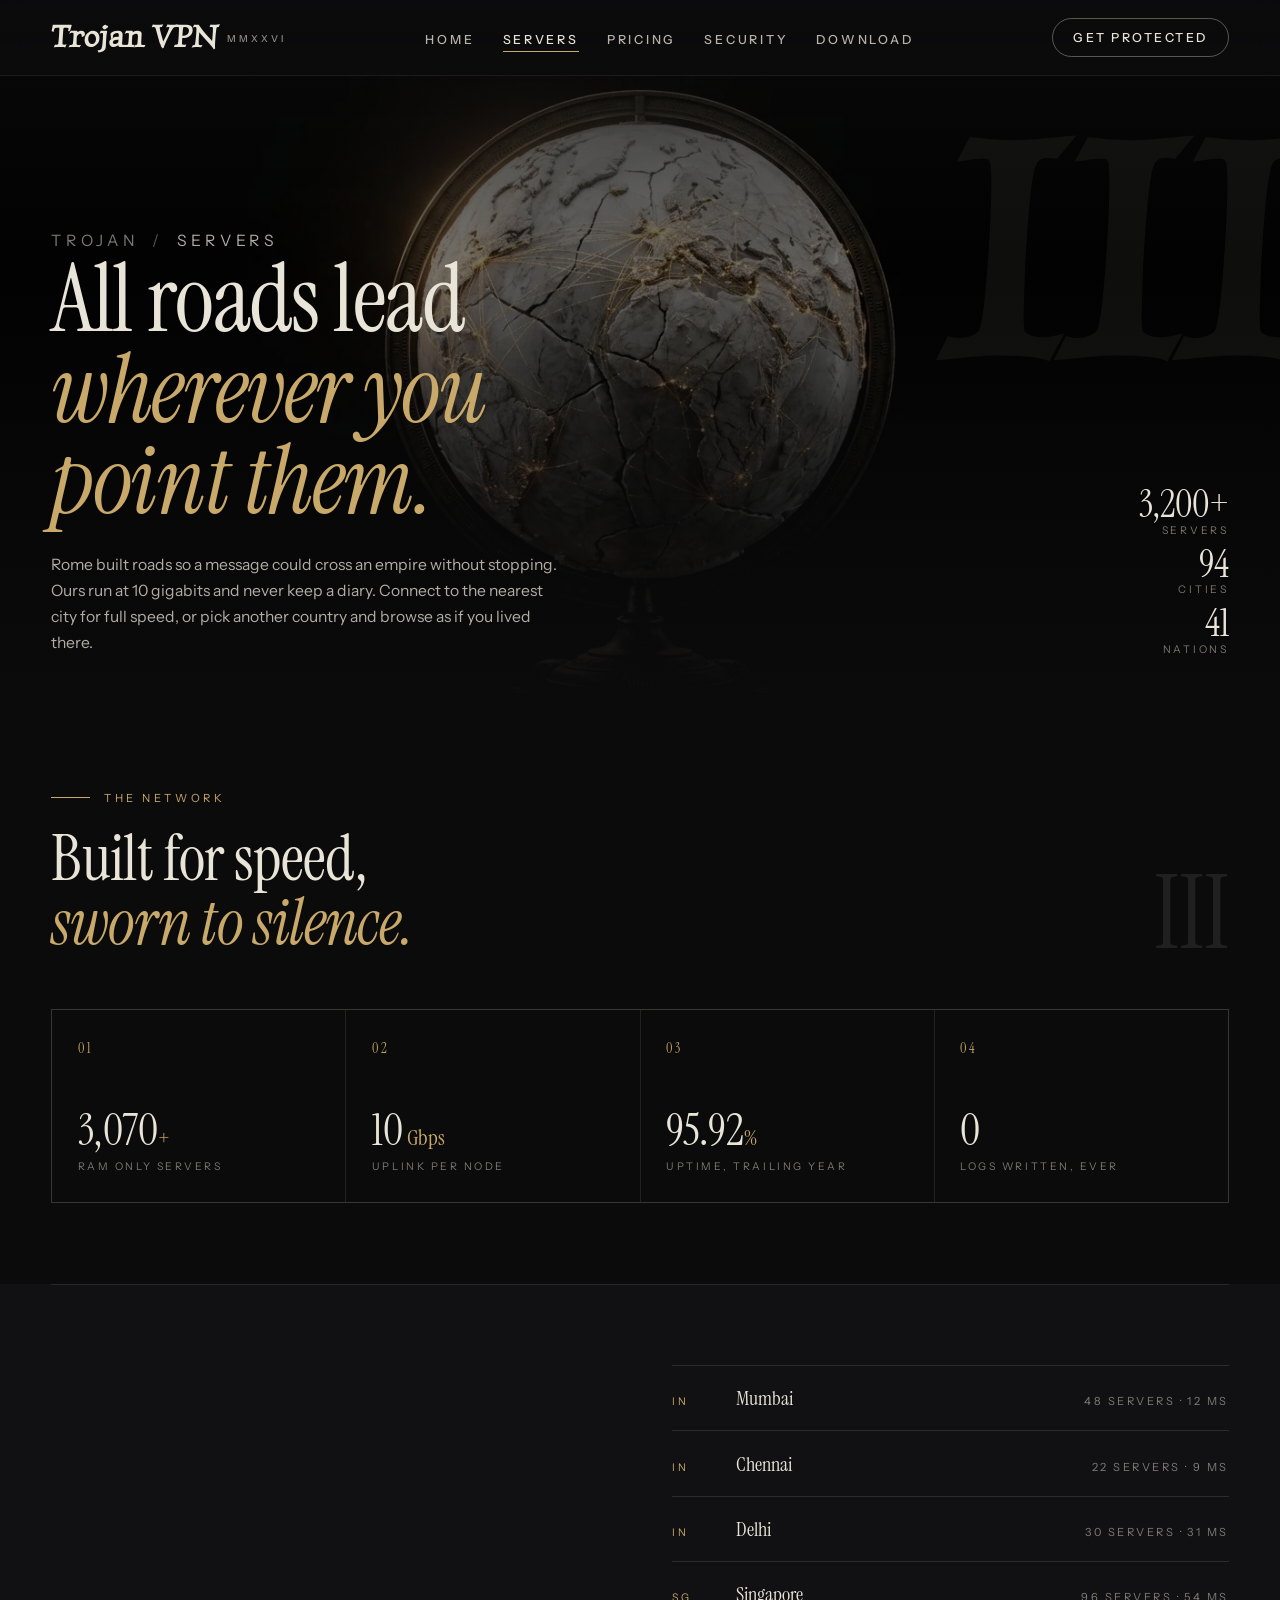
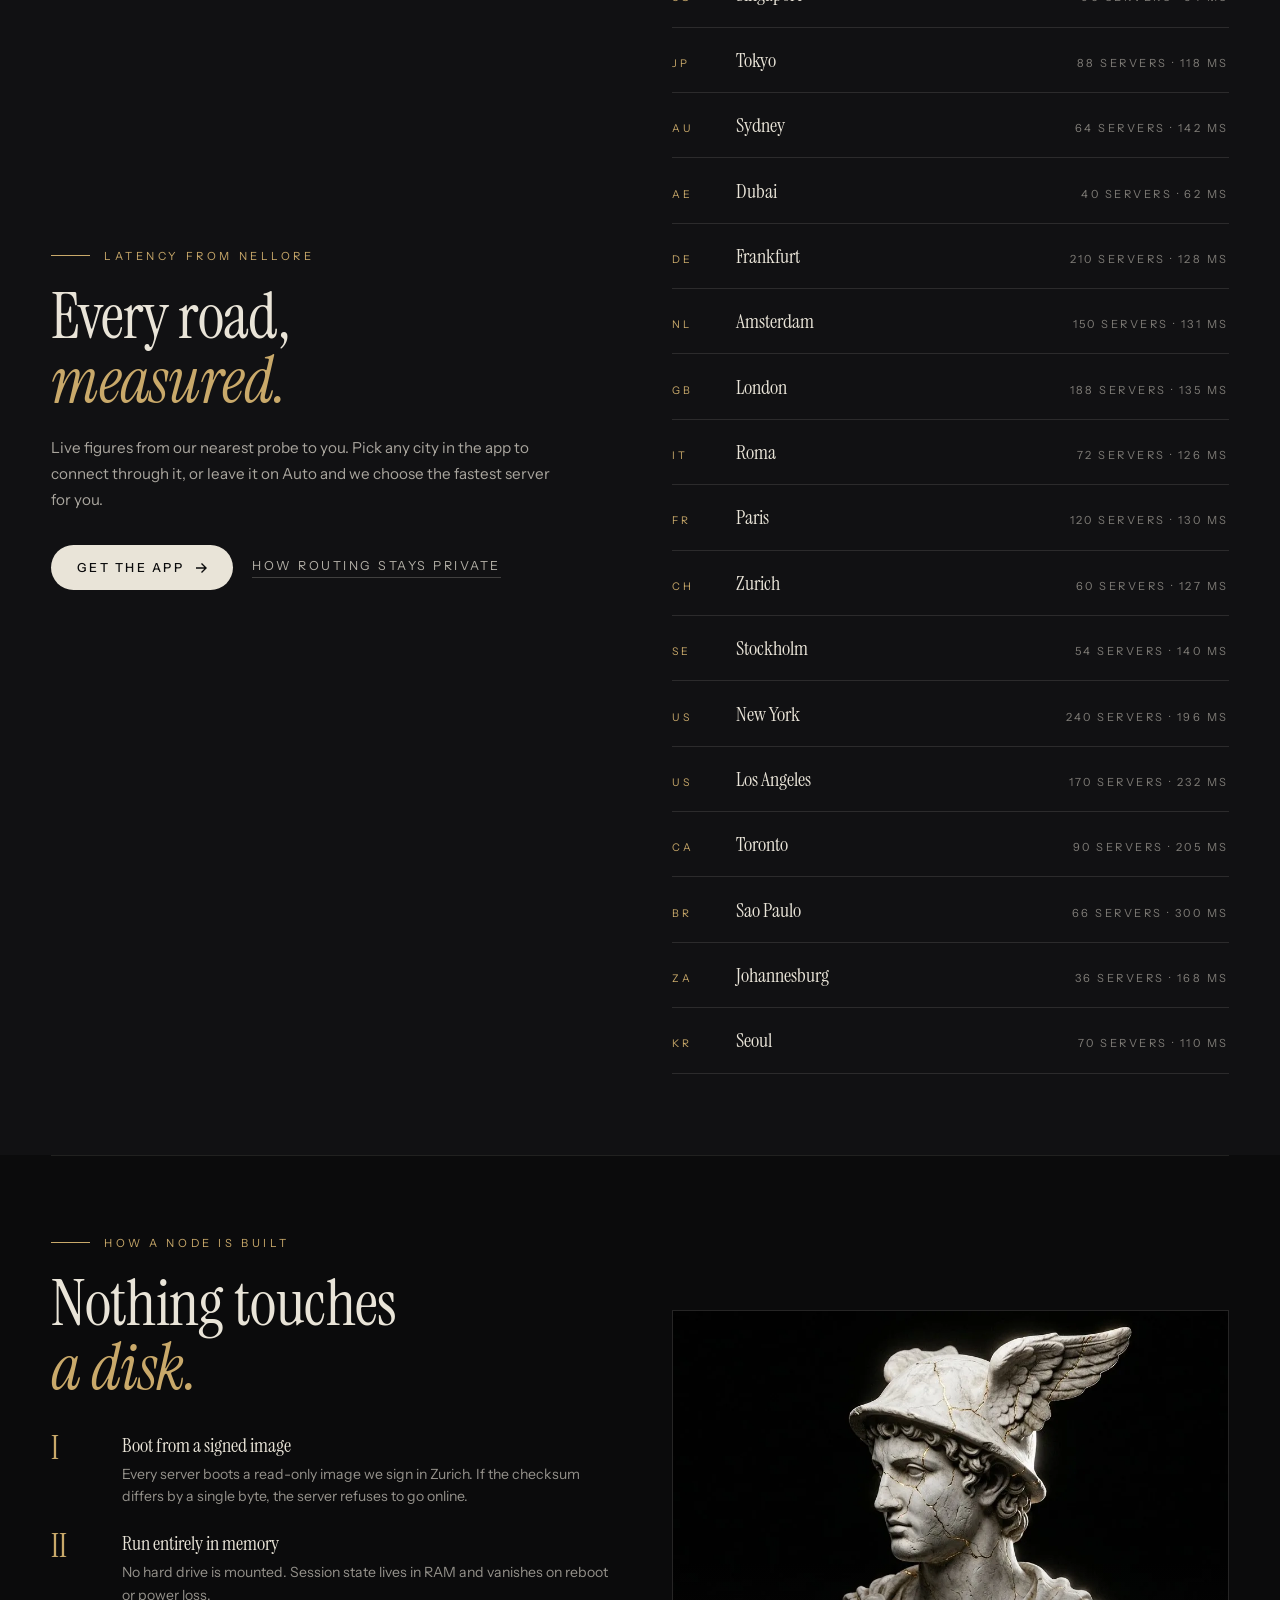
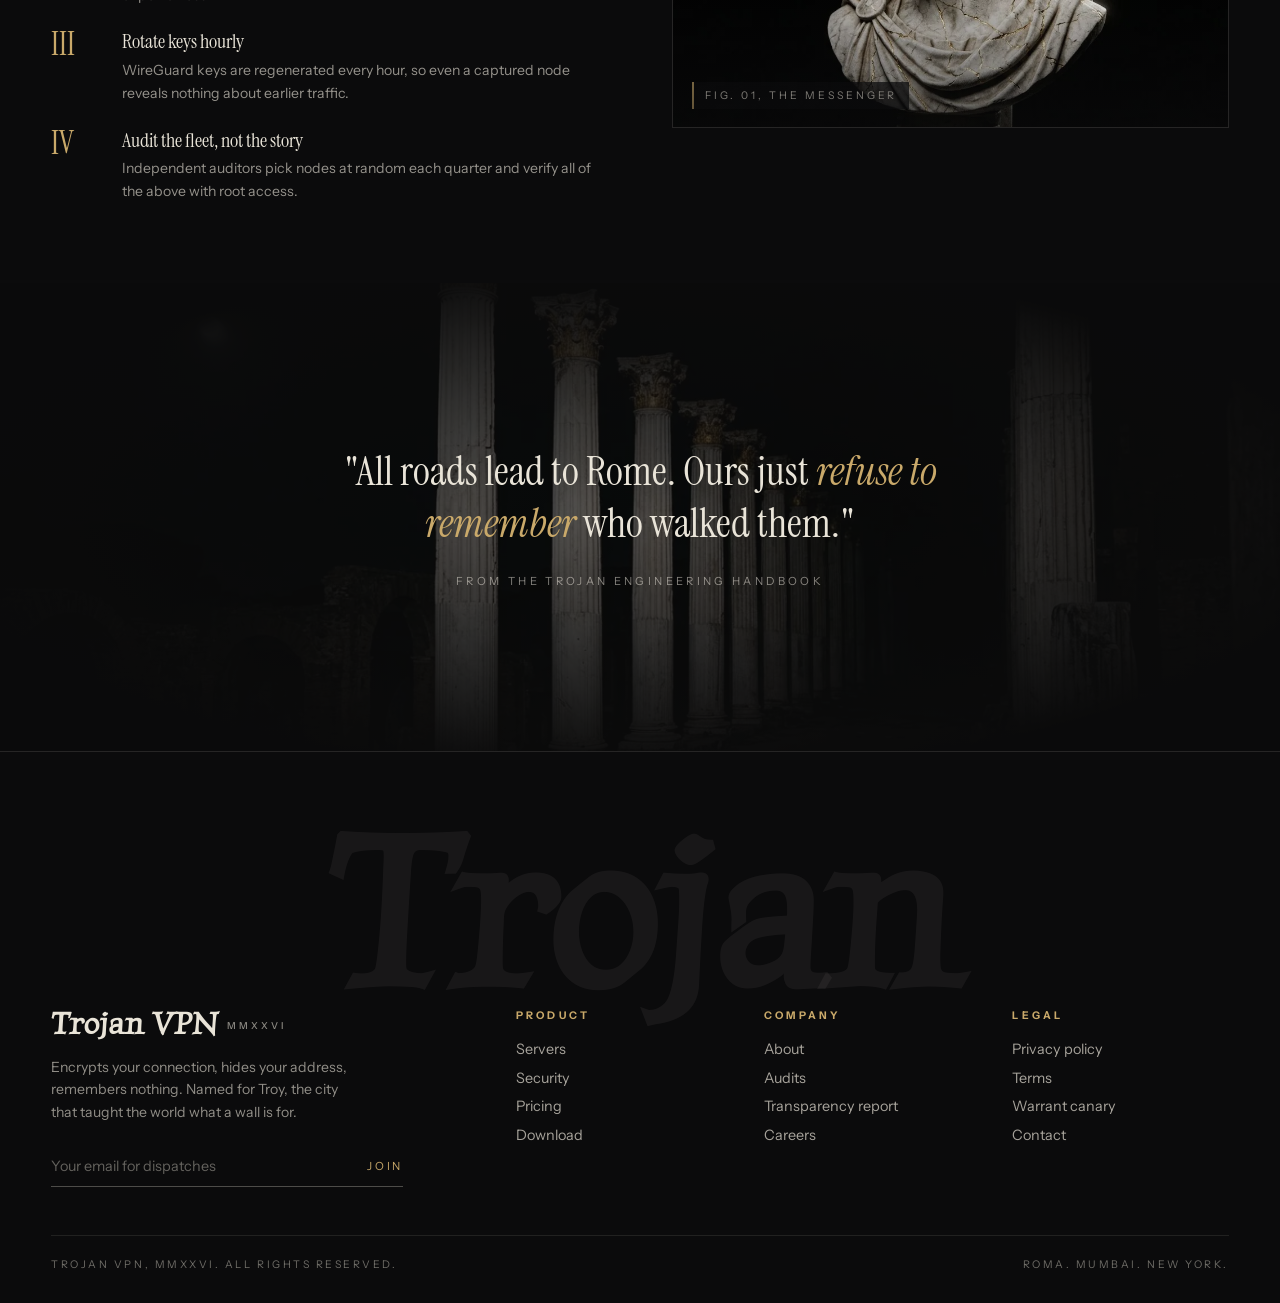
<file: servers.html>
<!DOCTYPE html>
<html lang="en"><head><meta charset="utf-8"><meta http-equiv="Cache-Control" content="no-cache"><meta name="viewport" content="width=device-width, initial-scale=1">
<title>Servers | Trojan VPN</title><meta name="description" content="The Trojan VPN network: 3,200 RAM-only servers across 94 cities and 41 nations."><meta property="og:type" content="website"><meta property="og:site_name" content="Trojan VPN"><meta property="og:title" content="Servers | Trojan VPN"><meta property="og:description" content="The Trojan VPN network: 3,200 RAM-only servers across 94 cities and 41 nations."><meta property="og:image" content="assets/og.jpg"><meta name="twitter:card" content="summary_large_image">
<link rel="preconnect" href="https://fonts.googleapis.com"><link rel="preconnect" href="https://fonts.gstatic.com" crossorigin><link rel="icon" href="assets/favicon.ico" sizes="any">
<link rel="icon" type="image/png" sizes="32x32" href="assets/favicon-32.png">
<link rel="apple-touch-icon" href="assets/apple-touch-icon.png">
<link href="https://fonts.googleapis.com/css2?family=Instrument+Serif:ital@0;1&family=Luxurious+Roman&family=Instrument+Sans:wght@400;500&display=swap" rel="stylesheet"><link rel="stylesheet" href="site.css?v=20260921"></head>
<body>
<header class="nav">
  <a class="logo" href="index.html#statue">Trojan VPN <small>MMXXVI</small></a>
  <nav aria-label="Primary"><ul class="nav__links"><li><a href="index.html#statue">Home</a></li><li><a href="servers.html" aria-current="page">Servers</a></li><li><a href="pricing.html">Pricing</a></li><li><a href="security.html">Security</a></li><li><a href="download.html">Download</a></li></ul></nav>
  <div class="nav__right"><a class="btn-play" href="pricing.html">Get protected</a>
  <button class="burger" aria-label="Open menu" aria-expanded="false" aria-controls="menu"><span></span><span></span><span></span></button></div>
</header>
<main>
<section class="phero">
  <div class="phero__bg" style="background-image:url('assets/gen-globe.webp')"></div><div class="phero__shade"></div>
  <div class="phero__word" aria-hidden="true">III</div>
  <div class="phero__row"><div>
    <p class="crumb fx"><a href="index.html">Trojan</a><span>Servers</span></p>
    <h1 class="fx d1">All roads lead<br><em>wherever you point them.</em></h1>
    <p class="fx d2">Rome built roads so a message could cross an empire without stopping. Ours run at 10 gigabits and never keep a diary. Connect to the nearest city for full speed, or pick another country and browse as if you lived there.</p>
  </div><div class="phero__meta fx d2"><div><b>3,200+</b><br>Servers</div><div><b>94</b><br>Cities</div><div><b>41</b><br>Nations</div></div></div>
</section><section class="sec"><div class="sec__head"><div><p class="kicker fx">The network</p><h2 class="h2 fx d1">Built for speed,<br><em>sworn to silence.</em></h2></div><div class="num-roman fx d2">III</div></div>
 <div class="grid4">
  <div class="tile fx"><span class="tile__num">01</span><b data-count="3200">0<small>+</small></b><span class="lab">RAM only servers</span></div>
  <div class="tile fx d1"><span class="tile__num">02</span><b data-count="10">0<small> Gbps</small></b><span class="lab">Uplink per node</span></div>
  <div class="tile fx d2"><span class="tile__num">03</span><b data-count="99.98" data-dec="2">0<small>%</small></b><span class="lab">Uptime, trailing year</span></div>
  <div class="tile fx d3"><span class="tile__num">04</span><b data-count="0">0</b><span class="lab">Logs written, ever</span></div>
 </div></section>
 <section class="sec sec--alt"><div class="split">
  <div><p class="kicker fx">Latency from Nellore</p><h2 class="h2 fx d1">Every road,<br><em>measured.</em></h2>
  <p class="lead fx d2">Live figures from our nearest probe to you. Pick any city in the app to connect through it, or leave it on Auto and we choose the fastest server for you.</p>
  <div class="cta-row fx d3"><a class="btn-solid" href="download.html">Get the app <svg viewBox="0 0 12 12" fill="none" stroke="currentColor" stroke-width="1.4"><path d="M1 6h10M6.5 1.5 11 6l-4.5 4.5"/></svg></a><a class="link-plain" href="security.html">How routing stays private</a></div></div>
  <ul class="list"><li class="fx"><span class="i">IN</span><span class="t">Mumbai</span><span class="r">48 servers · 12 ms</span></li><li class="fx"><span class="i">IN</span><span class="t">Chennai</span><span class="r">22 servers · 9 ms</span></li><li class="fx"><span class="i">IN</span><span class="t">Delhi</span><span class="r">30 servers · 31 ms</span></li><li class="fx"><span class="i">SG</span><span class="t">Singapore</span><span class="r">96 servers · 54 ms</span></li><li class="fx"><span class="i">JP</span><span class="t">Tokyo</span><span class="r">88 servers · 118 ms</span></li><li class="fx"><span class="i">AU</span><span class="t">Sydney</span><span class="r">64 servers · 142 ms</span></li><li class="fx"><span class="i">AE</span><span class="t">Dubai</span><span class="r">40 servers · 62 ms</span></li><li class="fx"><span class="i">DE</span><span class="t">Frankfurt</span><span class="r">210 servers · 128 ms</span></li><li class="fx"><span class="i">NL</span><span class="t">Amsterdam</span><span class="r">150 servers · 131 ms</span></li><li class="fx"><span class="i">GB</span><span class="t">London</span><span class="r">188 servers · 135 ms</span></li><li class="fx"><span class="i">IT</span><span class="t">Roma</span><span class="r">72 servers · 126 ms</span></li><li class="fx"><span class="i">FR</span><span class="t">Paris</span><span class="r">120 servers · 130 ms</span></li><li class="fx"><span class="i">CH</span><span class="t">Zurich</span><span class="r">60 servers · 127 ms</span></li><li class="fx"><span class="i">SE</span><span class="t">Stockholm</span><span class="r">54 servers · 140 ms</span></li><li class="fx"><span class="i">US</span><span class="t">New York</span><span class="r">240 servers · 196 ms</span></li><li class="fx"><span class="i">US</span><span class="t">Los Angeles</span><span class="r">170 servers · 232 ms</span></li><li class="fx"><span class="i">CA</span><span class="t">Toronto</span><span class="r">90 servers · 205 ms</span></li><li class="fx"><span class="i">BR</span><span class="t">Sao Paulo</span><span class="r">66 servers · 300 ms</span></li><li class="fx"><span class="i">ZA</span><span class="t">Johannesburg</span><span class="r">36 servers · 168 ms</span></li><li class="fx"><span class="i">KR</span><span class="t">Seoul</span><span class="r">70 servers · 110 ms</span></li></ul>
 </div></section>
 <section class="sec"><div class="split split--rev">
  <figure class="fig fx"><img src="assets/gen-network.webp" alt="Marble bust of Mercury"><figcaption>Fig. 01, The Messenger</figcaption></figure>
  <div><p class="kicker fx">How a node is built</p><h2 class="h2 fx d1">Nothing touches<br><em>a disk.</em></h2>
  <ul class="steps fx d2" style="margin-top:2rem">
   <li><div><h4>Boot from a signed image</h4><p>Every server boots a read-only image we sign in Zurich. If the checksum differs by a single byte, the server refuses to go online.</p></div></li>
   <li><div><h4>Run entirely in memory</h4><p>No hard drive is mounted. Session state lives in RAM and vanishes on reboot or power loss.</p></div></li>
   <li><div><h4>Rotate keys hourly</h4><p>WireGuard keys are regenerated every hour, so even a captured node reveals nothing about earlier traffic.</p></div></li>
   <li><div><h4>Audit the fleet, not the story</h4><p>Independent auditors pick nodes at random each quarter and verify all of the above with root access.</p></div></li>
  </ul></div>
 </div></section>
 <section class="band"><div class="bg" style="background-image:url('assets/gen-forum.webp')"></div><blockquote class="quote fx"><p>"All roads lead to Rome. Ours just <em>refuse to remember</em> who walked them."</p><cite>From the Trojan engineering handbook</cite></blockquote></section>
</main>
<footer class="foot">
  <div class="foot__word" aria-hidden="true">Trojan</div>
  <div class="foot__grid">
    <div class="foot__brand"><a class="logo" href="index.html#statue">Trojan VPN <small>MMXXVI</small></a>
      <p>Encrypts your connection, hides your address, remembers nothing. Named for Troy, the city that taught the world what a wall is for.</p>
      <form class="newsletter" data-fake onsubmit="return false"><input type="email" placeholder="Your email for dispatches" aria-label="Email"><button type="submit">Join</button></form></div>
    <div><h4>Product</h4><ul><li><a href="servers.html">Servers</a></li><li><a href="security.html">Security</a></li><li><a href="pricing.html">Pricing</a></li><li><a href="download.html">Download</a></li></ul></div>
    <div><h4>Company</h4><ul><li><a href="about.html">About</a></li><li><a href="audits.html">Audits</a></li><li><a href="transparency.html">Transparency report</a></li><li><a href="careers.html">Careers</a></li></ul></div>
    <div><h4>Legal</h4><ul><li><a href="privacy.html">Privacy policy</a></li><li><a href="terms.html">Terms</a></li><li><a href="canary.html">Warrant canary</a></li><li><a href="contact.html">Contact</a></li></ul></div>
  </div>
  <div class="foot__bar"><span>Trojan VPN, MMXXVI. All rights reserved.</span><span>Roma. Mumbai. New York.</span></div>
</footer>
<div class="menu" id="menu" aria-hidden="true">
  <button class="menu__close" type="button" aria-label="Close menu"><span></span><span></span></button>
  <ul class="menu__list"><li><a href="servers.html">Servers</a></li><li><a href="pricing.html">Pricing</a></li><li><a href="security.html">Security</a></li><li><a href="download.html">Download</a></li></ul>
  <div class="menu__rule"></div><div class="menu__foot"><a class="btn-play" href="pricing.html">Get protected</a></div>
</div>
<script src="site.js?v=20260921"></script>
</body></html>
</file>
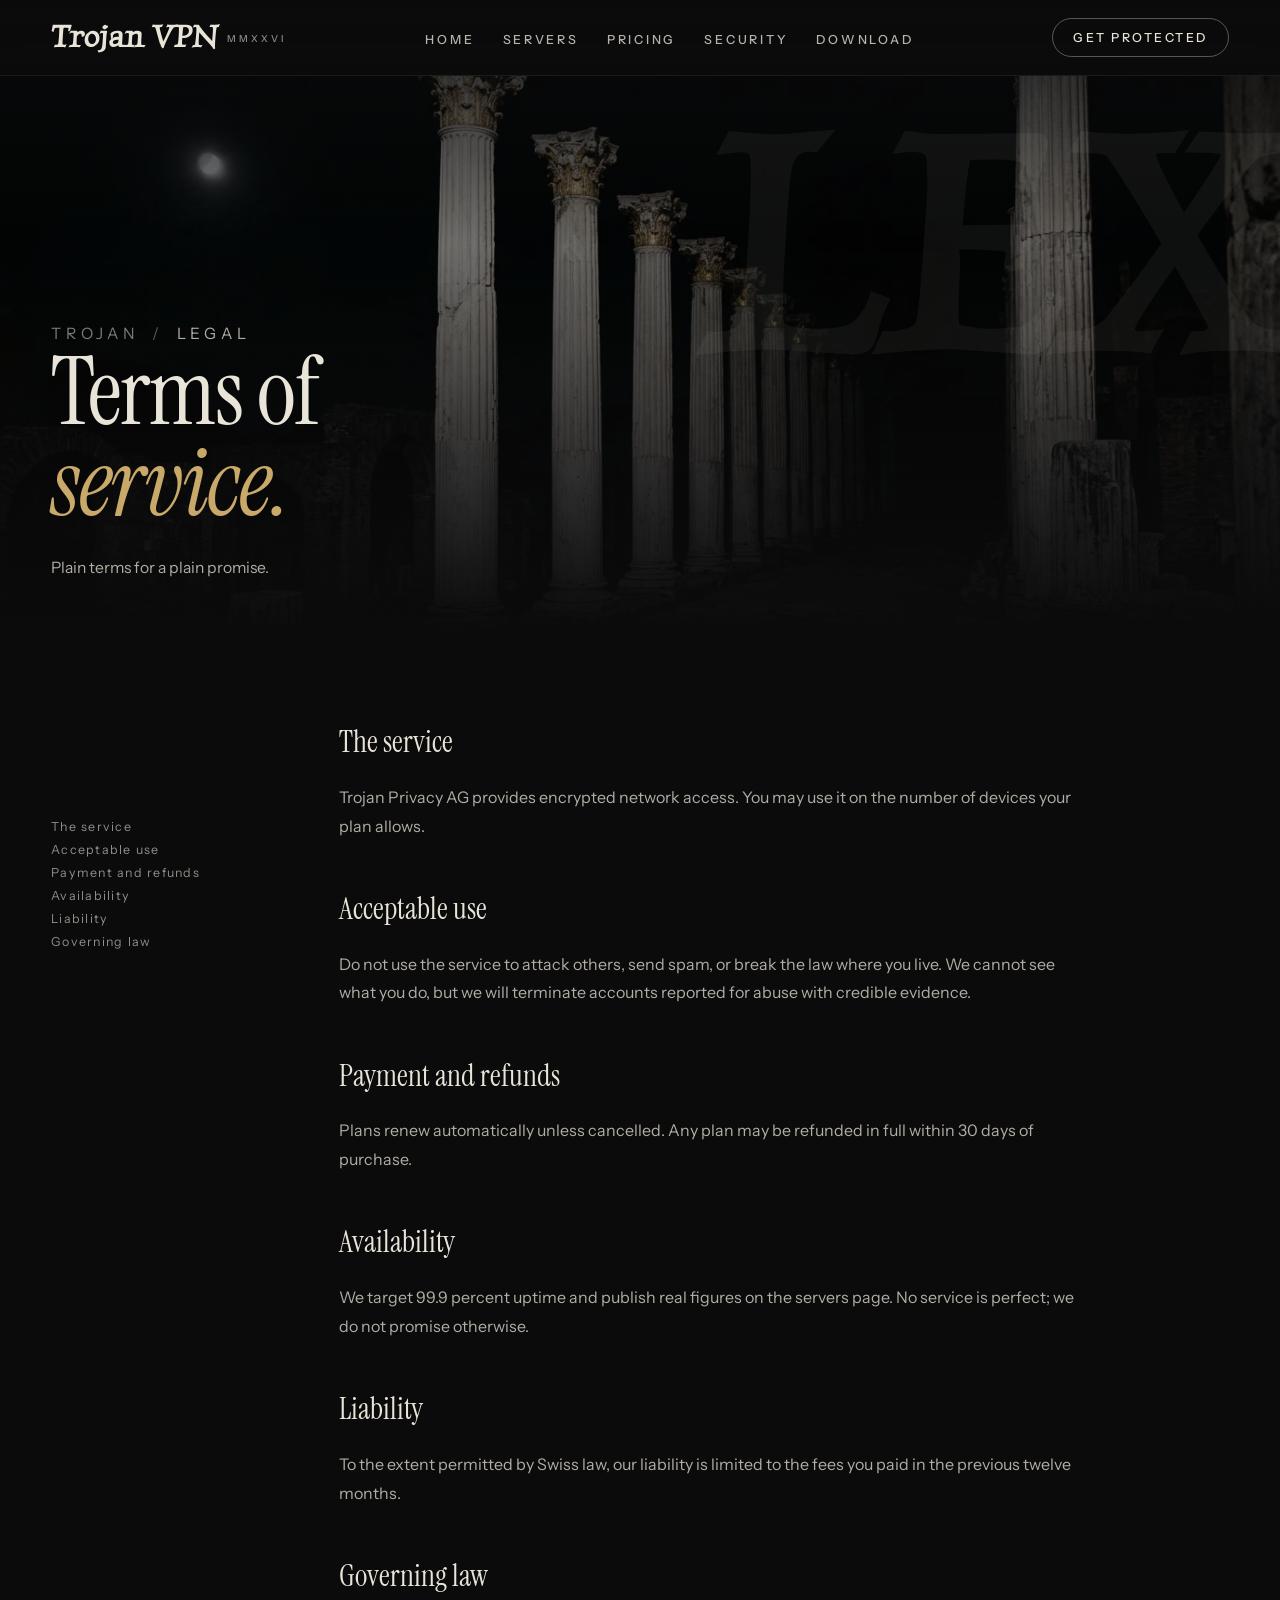
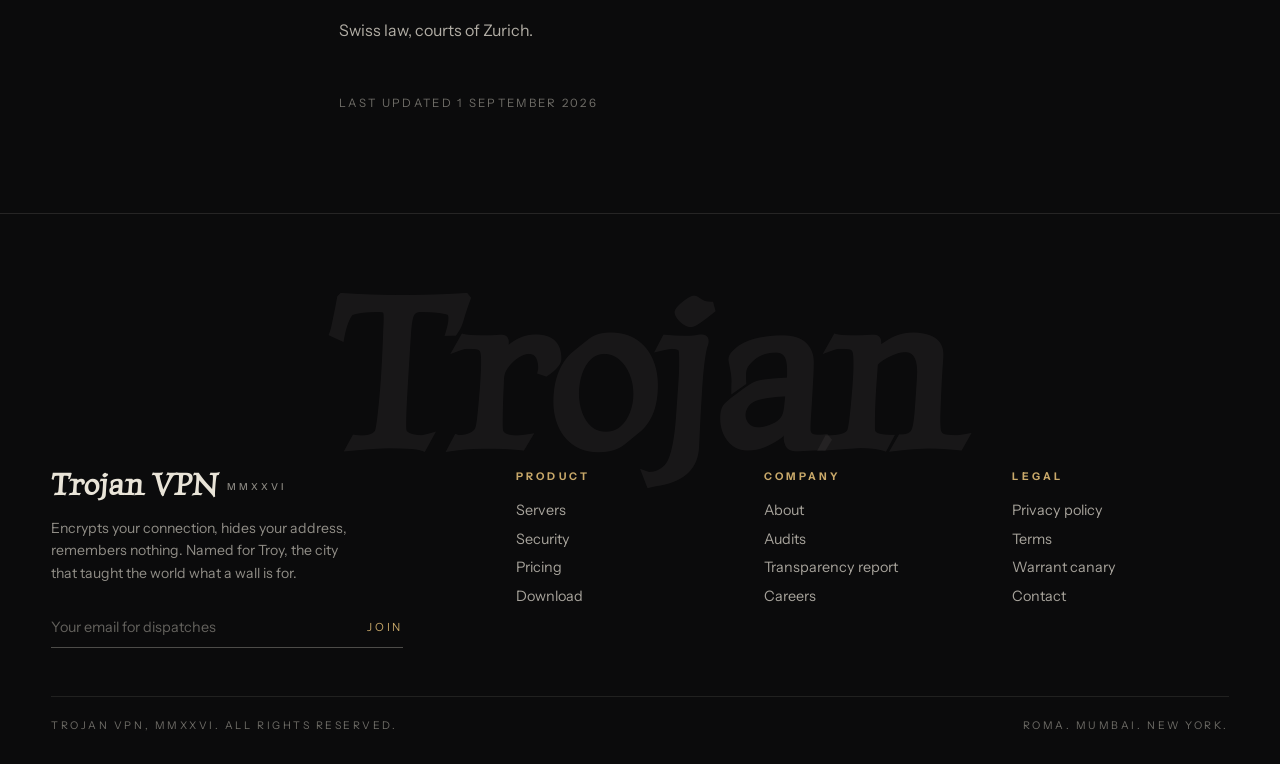
<file: terms.html>
<!DOCTYPE html>
<html lang="en"><head><meta charset="utf-8"><meta http-equiv="Cache-Control" content="no-cache"><meta name="viewport" content="width=device-width, initial-scale=1">
<title>Terms of service | Trojan VPN</title><meta name="description" content="Plain terms for a plain promise."><meta property="og:type" content="website"><meta property="og:site_name" content="Trojan VPN"><meta property="og:title" content="Terms of service | Trojan VPN"><meta property="og:description" content="Plain terms for a plain promise."><meta property="og:image" content="assets/og.jpg"><meta name="twitter:card" content="summary_large_image">
<link rel="preconnect" href="https://fonts.googleapis.com"><link rel="preconnect" href="https://fonts.gstatic.com" crossorigin><link rel="icon" href="assets/favicon.ico" sizes="any">
<link rel="icon" type="image/png" sizes="32x32" href="assets/favicon-32.png">
<link rel="apple-touch-icon" href="assets/apple-touch-icon.png">
<link href="https://fonts.googleapis.com/css2?family=Instrument+Serif:ital@0;1&family=Luxurious+Roman&family=Instrument+Sans:wght@400;500&display=swap" rel="stylesheet"><link rel="stylesheet" href="site.css?v=20260921"></head>
<body>
<header class="nav">
  <a class="logo" href="index.html#statue">Trojan VPN <small>MMXXVI</small></a>
  <nav aria-label="Primary"><ul class="nav__links"><li><a href="index.html#statue">Home</a></li><li><a href="servers.html">Servers</a></li><li><a href="pricing.html">Pricing</a></li><li><a href="security.html">Security</a></li><li><a href="download.html">Download</a></li></ul></nav>
  <div class="nav__right"><a class="btn-play" href="pricing.html">Get protected</a>
  <button class="burger" aria-label="Open menu" aria-expanded="false" aria-controls="menu"><span></span><span></span><span></span></button></div>
</header>
<main>
<section class="phero">
  <div class="phero__bg" style="background-image:url('assets/gen-forum.webp')"></div><div class="phero__shade"></div>
  <div class="phero__word" aria-hidden="true">LEX</div>
  <div class="phero__row"><div>
    <p class="crumb fx"><a href="index.html">Trojan</a><span>Legal</span></p>
    <h1 class="fx d1">Terms of<br><em>service.</em></h1>
    <p class="fx d2">Plain terms for a plain promise.</p>
  </div></div>
</section><section class="sec"><div class="split split--legal"><ul class="toc fx"><li><a href="#s0">The service</a></li><li><a href="#s1">Acceptable use</a></li><li><a href="#s2">Payment and refunds</a></li><li><a href="#s3">Availability</a></li><li><a href="#s4">Liability</a></li><li><a href="#s5">Governing law</a></li></ul><div class="prose fx d1"><h2 id="s0">The service</h2><p>Trojan Privacy AG provides encrypted network access. You may use it on the number of devices your plan allows.</p><h2 id="s1">Acceptable use</h2><p>Do not use the service to attack others, send spam, or break the law where you live. We cannot see what you do, but we will terminate accounts reported for abuse with credible evidence.</p><h2 id="s2">Payment and refunds</h2><p>Plans renew automatically unless cancelled. Any plan may be refunded in full within 30 days of purchase.</p><h2 id="s3">Availability</h2><p>We target 99.9 percent uptime and publish real figures on the servers page. No service is perfect; we do not promise otherwise.</p><h2 id="s4">Liability</h2><p>To the extent permitted by Swiss law, our liability is limited to the fees you paid in the previous twelve months.</p><h2 id="s5">Governing law</h2><p>Swiss law, courts of Zurich.</p><p style="margin-top:3rem;font-size:.72rem;letter-spacing:.2em;text-transform:uppercase;color:rgba(233,228,216,.45)">Last updated 1 September 2026</p></div></div></section>
</main>
<footer class="foot">
  <div class="foot__word" aria-hidden="true">Trojan</div>
  <div class="foot__grid">
    <div class="foot__brand"><a class="logo" href="index.html#statue">Trojan VPN <small>MMXXVI</small></a>
      <p>Encrypts your connection, hides your address, remembers nothing. Named for Troy, the city that taught the world what a wall is for.</p>
      <form class="newsletter" data-fake onsubmit="return false"><input type="email" placeholder="Your email for dispatches" aria-label="Email"><button type="submit">Join</button></form></div>
    <div><h4>Product</h4><ul><li><a href="servers.html">Servers</a></li><li><a href="security.html">Security</a></li><li><a href="pricing.html">Pricing</a></li><li><a href="download.html">Download</a></li></ul></div>
    <div><h4>Company</h4><ul><li><a href="about.html">About</a></li><li><a href="audits.html">Audits</a></li><li><a href="transparency.html">Transparency report</a></li><li><a href="careers.html">Careers</a></li></ul></div>
    <div><h4>Legal</h4><ul><li><a href="privacy.html">Privacy policy</a></li><li><a href="terms.html">Terms</a></li><li><a href="canary.html">Warrant canary</a></li><li><a href="contact.html">Contact</a></li></ul></div>
  </div>
  <div class="foot__bar"><span>Trojan VPN, MMXXVI. All rights reserved.</span><span>Roma. Mumbai. New York.</span></div>
</footer>
<div class="menu" id="menu" aria-hidden="true">
  <button class="menu__close" type="button" aria-label="Close menu"><span></span><span></span></button>
  <ul class="menu__list"><li><a href="servers.html">Servers</a></li><li><a href="pricing.html">Pricing</a></li><li><a href="security.html">Security</a></li><li><a href="download.html">Download</a></li></ul>
  <div class="menu__rule"></div><div class="menu__foot"><a class="btn-play" href="pricing.html">Get protected</a></div>
</div>
<script src="site.js?v=20260921"></script>
</body></html>
</file>
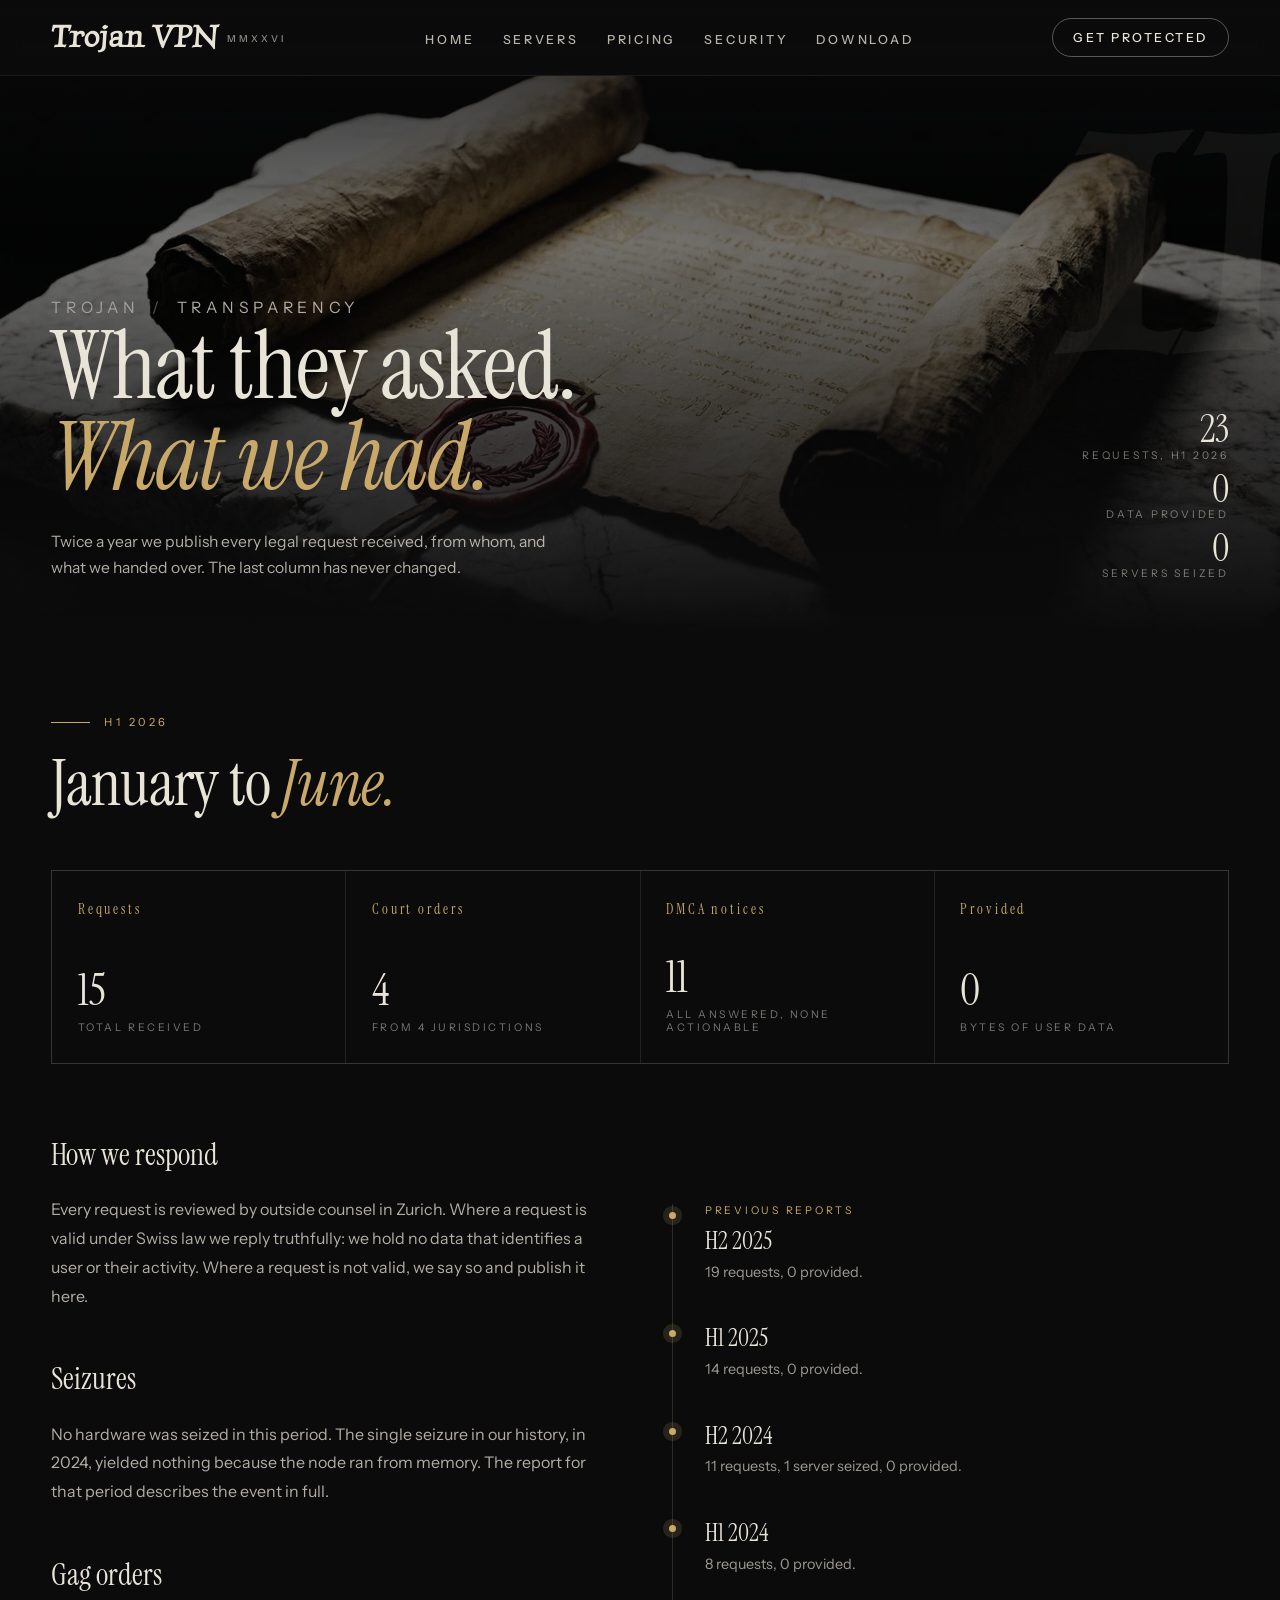
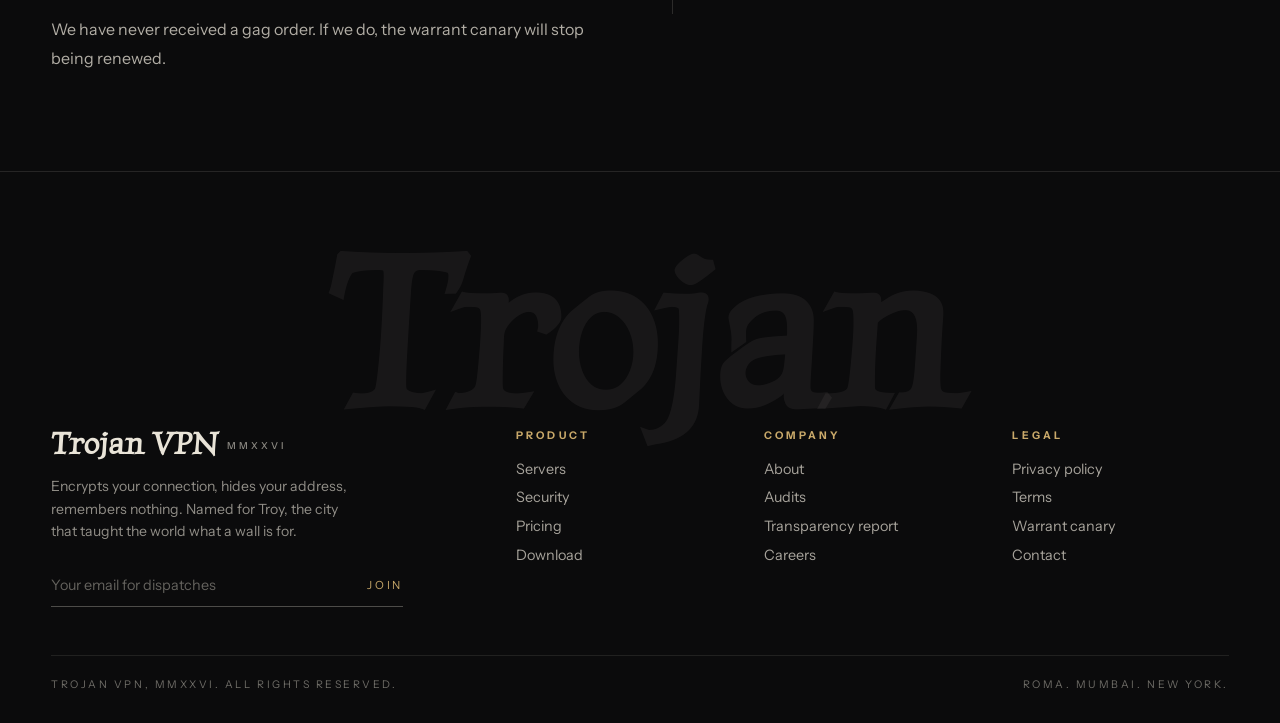
<file: transparency.html>
<!DOCTYPE html>
<html lang="en"><head><meta charset="utf-8"><meta http-equiv="Cache-Control" content="no-cache"><meta name="viewport" content="width=device-width, initial-scale=1">
<title>Transparency report | Trojan VPN</title><meta name="description" content="Requests received by Trojan VPN and what we were able to provide: nothing."><meta property="og:type" content="website"><meta property="og:site_name" content="Trojan VPN"><meta property="og:title" content="Transparency report | Trojan VPN"><meta property="og:description" content="Requests received by Trojan VPN and what we were able to provide: nothing."><meta property="og:image" content="assets/og.jpg"><meta name="twitter:card" content="summary_large_image">
<link rel="preconnect" href="https://fonts.googleapis.com"><link rel="preconnect" href="https://fonts.gstatic.com" crossorigin><link rel="icon" href="assets/favicon.ico" sizes="any">
<link rel="icon" type="image/png" sizes="32x32" href="assets/favicon-32.png">
<link rel="apple-touch-icon" href="assets/apple-touch-icon.png">
<link href="https://fonts.googleapis.com/css2?family=Instrument+Serif:ital@0;1&family=Luxurious+Roman&family=Instrument+Sans:wght@400;500&display=swap" rel="stylesheet"><link rel="stylesheet" href="site.css?v=20260921"></head>
<body>
<header class="nav">
  <a class="logo" href="index.html#statue">Trojan VPN <small>MMXXVI</small></a>
  <nav aria-label="Primary"><ul class="nav__links"><li><a href="index.html#statue">Home</a></li><li><a href="servers.html">Servers</a></li><li><a href="pricing.html">Pricing</a></li><li><a href="security.html">Security</a></li><li><a href="download.html">Download</a></li></ul></nav>
  <div class="nav__right"><a class="btn-play" href="pricing.html">Get protected</a>
  <button class="burger" aria-label="Open menu" aria-expanded="false" aria-controls="menu"><span></span><span></span><span></span></button></div>
</header>
<main>
<section class="phero">
  <div class="phero__bg" style="background-image:url('assets/gen-scroll.webp')"></div><div class="phero__shade"></div>
  <div class="phero__word" aria-hidden="true">II</div>
  <div class="phero__row"><div>
    <p class="crumb fx"><a href="index.html">Trojan</a><span>Transparency</span></p>
    <h1 class="fx d1">What they asked.<br><em>What we had.</em></h1>
    <p class="fx d2">Twice a year we publish every legal request received, from whom, and what we handed over. The last column has never changed.</p>
  </div><div class="phero__meta fx d2"><div><b>23</b><br>Requests, H1 2026</div><div><b>0</b><br>Data provided</div><div><b>0</b><br>Servers seized</div></div></div>
</section><section class="sec"><div class="sec__head"><div><p class="kicker fx">H1 2026</p><h2 class="h2 fx d1">January to <em>June.</em></h2></div></div>
 <div class="grid4">
  <div class="tile fx"><span class="tile__num">Requests</span><b data-count="23">0</b><span class="lab">Total received</span></div>
  <div class="tile fx d1"><span class="tile__num">Court orders</span><b data-count="6">0</b><span class="lab">From 4 jurisdictions</span></div>
  <div class="tile fx d2"><span class="tile__num">DMCA notices</span><b data-count="17">0</b><span class="lab">All answered, none actionable</span></div>
  <div class="tile fx d3"><span class="tile__num">Provided</span><b data-count="0">0</b><span class="lab">Bytes of user data</span></div>
 </div>
 <div class="split" style="margin-top:4rem"><div class="prose fx">
  <h2>How we respond</h2><p>Every request is reviewed by outside counsel in Zurich. Where a request is valid under Swiss law we reply truthfully: we hold no data that identifies a user or their activity. Where a request is not valid, we say so and publish it here.</p>
  <h2>Seizures</h2><p>No hardware was seized in this period. The single seizure in our history, in 2024, yielded nothing because the node ran from memory. The report for that period describes the event in full.</p>
  <h2>Gag orders</h2><p>We have never received a gag order. If we do, the warrant canary will stop being renewed.</p>
 </div><ul class="tl fx d1"><li><small>Previous reports</small><b>H2 2025</b><p>19 requests, 0 provided.</p></li><li><b>H1 2025</b><p>14 requests, 0 provided.</p></li><li><b>H2 2024</b><p>11 requests, 1 server seized, 0 provided.</p></li><li><b>H1 2024</b><p>8 requests, 0 provided.</p></li></ul></div></section>
</main>
<footer class="foot">
  <div class="foot__word" aria-hidden="true">Trojan</div>
  <div class="foot__grid">
    <div class="foot__brand"><a class="logo" href="index.html#statue">Trojan VPN <small>MMXXVI</small></a>
      <p>Encrypts your connection, hides your address, remembers nothing. Named for Troy, the city that taught the world what a wall is for.</p>
      <form class="newsletter" data-fake onsubmit="return false"><input type="email" placeholder="Your email for dispatches" aria-label="Email"><button type="submit">Join</button></form></div>
    <div><h4>Product</h4><ul><li><a href="servers.html">Servers</a></li><li><a href="security.html">Security</a></li><li><a href="pricing.html">Pricing</a></li><li><a href="download.html">Download</a></li></ul></div>
    <div><h4>Company</h4><ul><li><a href="about.html">About</a></li><li><a href="audits.html">Audits</a></li><li><a href="transparency.html">Transparency report</a></li><li><a href="careers.html">Careers</a></li></ul></div>
    <div><h4>Legal</h4><ul><li><a href="privacy.html">Privacy policy</a></li><li><a href="terms.html">Terms</a></li><li><a href="canary.html">Warrant canary</a></li><li><a href="contact.html">Contact</a></li></ul></div>
  </div>
  <div class="foot__bar"><span>Trojan VPN, MMXXVI. All rights reserved.</span><span>Roma. Mumbai. New York.</span></div>
</footer>
<div class="menu" id="menu" aria-hidden="true">
  <button class="menu__close" type="button" aria-label="Close menu"><span></span><span></span></button>
  <ul class="menu__list"><li><a href="servers.html">Servers</a></li><li><a href="pricing.html">Pricing</a></li><li><a href="security.html">Security</a></li><li><a href="download.html">Download</a></li></ul>
  <div class="menu__rule"></div><div class="menu__foot"><a class="btn-play" href="pricing.html">Get protected</a></div>
</div>
<script src="site.js?v=20260921"></script>
</body></html>
</file>
<file: site.css>
:root{
  --ink:#0b0b0c;--ink-2:#111113;--bone:#e9e4d8;--gold:#c9a96a;
  --nav-gap:clamp(1.1rem,2.2vw,2.15rem);--pad-x:clamp(1.25rem,4vw,3.6rem);
  --ease:cubic-bezier(.22,1,.36,1);--ease-in-out:cubic-bezier(.76,0,.24,1);
  --sans:-apple-system,BlinkMacSystemFont,"SF Pro Text","SF Pro Display","Segoe UI","Instrument Sans",Helvetica,Arial,sans-serif;
  --serif:"Instrument Serif",Georgia,serif;--black:"Luxurious Roman",Georgia,serif;
}
*,*::before,*::after{box-sizing:border-box}
html{-webkit-text-size-adjust:100%;scroll-behavior:smooth}
body{margin:0;background:var(--ink);color:var(--bone);font-family:var(--sans);overflow-x:hidden;-webkit-font-smoothing:antialiased}
a{color:inherit;text-decoration:none}
button{font:inherit;color:inherit;background:none;border:0;cursor:pointer;padding:0}
img{max-width:100%;display:block}
body.menu-open{overflow:hidden}

/* ---------- NAV ---------- */
.nav{position:sticky;top:0;z-index:60;display:flex;align-items:center;justify-content:space-between;padding:clamp(1rem,2vh,1.4rem) var(--pad-x);
  background:linear-gradient(to bottom,rgba(11,11,12,.92),rgba(11,11,12,.75));backdrop-filter:blur(14px);-webkit-backdrop-filter:blur(14px);border-bottom:1px solid rgba(233,228,216,.08)}
.logo{font-family:var(--black);font-weight:700;font-size:clamp(1.5rem,2.4vw,2rem);line-height:1;display:flex;align-items:center;gap:.55rem}
.logo small{font-family:var(--sans);font-weight:500;font-size:.6rem;letter-spacing:.32em;text-transform:uppercase;opacity:.6;margin-top:.3em}
.nav__links{display:flex;gap:var(--nav-gap);list-style:none;margin:0;padding:0}
.nav__links a{position:relative;font-size:.78rem;font-weight:500;letter-spacing:.22em;text-transform:uppercase;padding:.35rem 0;opacity:.78;transition:opacity .4s}
.nav__links a::after{content:"";position:absolute;left:0;bottom:0;height:1px;width:100%;background:var(--gold);transform:scaleX(0);transform-origin:right;transition:transform .6s var(--ease)}
.nav__links a:hover,.nav__links a[aria-current]{opacity:1}
.nav__links a:hover::after,.nav__links a[aria-current]::after{transform:scaleX(1);transform-origin:left}
.nav__right{display:flex;align-items:center;gap:1.2rem}
.btn-play{display:inline-flex;align-items:center;gap:.6rem;font-size:.78rem;font-weight:500;letter-spacing:.2em;text-transform:uppercase;padding:.7rem 1.25rem;border:1px solid rgba(233,228,216,.35);border-radius:999px;transition:border-color .4s,background .4s,color .4s}
.btn-play:hover{border-color:var(--gold);background:var(--gold);color:var(--ink)}
.burger{display:none;width:44px;height:44px;position:relative}
.burger span{position:absolute;left:10px;right:10px;height:1.5px;background:currentColor;transition:transform .6s var(--ease),opacity .4s,top .6s var(--ease)}
.burger span:nth-child(1){top:16px}.burger span:nth-child(2){top:22px}.burger span:nth-child(3){top:28px}
.burger[aria-expanded="true"] span:nth-child(1){top:22px;transform:rotate(45deg)}
.burger[aria-expanded="true"] span:nth-child(2){opacity:0}
.burger[aria-expanded="true"] span:nth-child(3){top:22px;transform:rotate(-45deg)}

/* ---------- MOBILE MENU ---------- */
.menu{position:fixed;inset:0;z-index:80;display:flex;flex-direction:column;justify-content:center;padding:0 var(--pad-x);background:rgba(11,11,12,.92);color:var(--bone);
  backdrop-filter:blur(22px) saturate(140%);-webkit-backdrop-filter:blur(22px) saturate(140%);clip-path:inset(0 0 100% 0);visibility:hidden;transition:clip-path .85s var(--ease-in-out),visibility 0s linear .85s}
.menu__close{position:absolute;top:clamp(.7rem,1.6vh,1.1rem);right:var(--pad-x);width:48px;height:48px;background:none;border:0;color:var(--bone);cursor:pointer;z-index:2;transition:color .3s,transform .5s var(--ease)}
.menu__close span{position:absolute;left:14px;right:14px;top:50%;height:1.5px;background:currentColor}
.menu__close span:first-child{transform:rotate(45deg)}.menu__close span:last-child{transform:rotate(-45deg)}
.menu__close:hover{color:var(--gold);transform:rotate(90deg)}
.menu.is-open{clip-path:inset(0 0 0 0);visibility:visible;transition:clip-path .85s var(--ease-in-out),visibility 0s linear 0s}
.menu__list{list-style:none;margin:0;padding:0}
.menu__list li{overflow:hidden}
.menu__list a{font-family:var(--serif);font-weight:400;font-size:clamp(2.35rem,12vw,3.4rem);line-height:1.22;padding:.12em 0;display:block;transform:translateY(115%);opacity:0;transition:transform .8s var(--ease),opacity .6s ease}
.menu.is-open .menu__list a{transform:translateY(0);opacity:1}
.menu.is-open .menu__list li:nth-child(1) a{transition-delay:.26s}.menu.is-open .menu__list li:nth-child(2) a{transition-delay:.33s}
.menu.is-open .menu__list li:nth-child(3) a{transition-delay:.40s}.menu.is-open .menu__list li:nth-child(4) a{transition-delay:.47s}
.menu__rule{height:1px;background:rgba(233,228,216,.16);margin:2.2rem 0 0;transform:scaleX(0);transform-origin:left;transition:transform .9s var(--ease)}
.menu.is-open .menu__rule{transform:scaleX(1);transition-delay:.5s}
.menu__foot{margin-top:2.2rem;opacity:0;transform:translateY(22px);transition:transform .8s var(--ease),opacity .6s ease}
.menu.is-open .menu__foot{opacity:1;transform:translateY(0);transition-delay:.56s}
.menu__foot .btn-play{display:inline-block;padding:.95rem 1.6rem;font-size:1rem;letter-spacing:.12em;text-transform:none}

/* ---------- PAGE HERO ---------- */
.phero{position:relative;min-height:62vh;display:flex;flex-direction:column;justify-content:flex-end;padding:clamp(5rem,14vh,9rem) var(--pad-x) clamp(2.5rem,6vh,4rem);overflow:hidden;isolation:isolate}
.phero__bg{position:absolute;inset:0;z-index:-2;background-size:cover;background-position:center;transform:scale(1.06);animation:kb 14s ease-out forwards;filter:brightness(.55) saturate(.8)}
@keyframes kb{to{transform:scale(1)}}
.phero__shade{position:absolute;inset:0;z-index:-1;background:linear-gradient(to top,var(--ink) 0%,rgba(11,11,12,.6) 35%,rgba(11,11,12,.15) 70%,rgba(11,11,12,.6) 100%)}
.phero__word{position:absolute;right:calc(var(--pad-x) * -0.25);top:8%;z-index:-1;font-family:var(--black);font-weight:700;font-size:clamp(6rem,24vw,24rem);line-height:.8;color:rgba(233,228,216,.05);pointer-events:none;user-select:none;white-space:nowrap}
.crumb{display:flex;gap:.8rem;align-items:center;font-size:.68rem;letter-spacing:.3em;text-transform:uppercase;color:var(--gold);margin:0 0 1.4rem}
.crumb a{opacity:.7}.crumb a:hover{opacity:1}
.crumb span::before{content:"/";margin-right:.8rem;opacity:.5}
.phero h1{font-family:var(--serif);font-weight:400;font-size:clamp(3rem,7.4vw,7rem);line-height:.96;letter-spacing:-.015em;margin:0;max-width:14ch}
.phero h1 em{font-style:italic;color:var(--gold)}
.phero p{max-width:52ch;font-size:clamp(.98rem,1.1vw,1.1rem);line-height:1.65;color:rgba(233,228,216,.75);margin:1.6rem 0 0}
.phero__row{display:grid;grid-template-columns:1fr auto;gap:2rem;align-items:end}
.phero__meta{display:flex;flex-direction:column;gap:.5rem;text-align:right;font-size:.66rem;letter-spacing:.26em;text-transform:uppercase;color:rgba(233,228,216,.5)}
.phero__meta b{font-family:var(--serif);font-weight:400;font-size:2.4rem;line-height:1;color:var(--bone);letter-spacing:0;text-transform:none}

/* ---------- SECTIONS ---------- */
.sec{position:relative;padding:clamp(4rem,9vh,7rem) var(--pad-x);overflow:hidden}
.sec+.sec::before{content:"";position:absolute;left:var(--pad-x);right:var(--pad-x);top:0;height:1px;background:rgba(233,228,216,.1)}
.sec--alt{background:var(--ink-2)}
.kicker{display:flex;align-items:center;gap:.9rem;font-size:.7rem;letter-spacing:.32em;text-transform:uppercase;color:var(--gold);margin:0 0 1.4rem}
.kicker::before{content:"";width:2.4rem;height:1px;background:var(--gold)}
.h2{font-family:var(--serif);font-weight:400;margin:0;line-height:1;letter-spacing:-.01em;font-size:clamp(2.4rem,5vw,4.8rem)}
.h2 em{font-style:italic;color:var(--gold)}
.h3{font-family:var(--serif);font-weight:400;font-size:clamp(1.4rem,2.2vw,2rem);line-height:1.1;margin:0 0 .8rem}
.lead{max-width:50ch;font-size:clamp(.95rem,1.05vw,1.05rem);line-height:1.7;color:rgba(233,228,216,.7);margin:1.4rem 0 0}
.sec__head{display:grid;grid-template-columns:1fr auto;gap:2rem;align-items:end;margin-bottom:clamp(2.5rem,6vh,4.5rem)}
.num-roman{font-family:var(--serif);font-size:clamp(3rem,8vw,7rem);line-height:.8;color:rgba(233,228,216,.1)}
.split{display:grid;grid-template-columns:minmax(0,1fr) minmax(0,1fr);gap:clamp(2rem,5vw,6rem);align-items:center}
.split--rev>:first-child{order:2}
.fig{position:relative;border:1px solid rgba(233,228,216,.12);overflow:hidden;aspect-ratio:4/3;margin:0}
.fig img{width:100%;height:100%;object-fit:cover;transform:scale(1.04);transition:transform 2s var(--ease)}
.fig:hover img{transform:scale(1)}
.fig figcaption{position:absolute;left:1.2rem;bottom:1.1rem;font-size:.66rem;letter-spacing:.28em;text-transform:uppercase;color:var(--bone);background:rgba(11,11,12,.72);padding:.45rem .7rem;border-left:2px solid var(--gold)}
.fig::after{content:"";position:absolute;inset:0;background:linear-gradient(to top,rgba(11,11,12,.6),transparent 40%);pointer-events:none}

.grid3{display:grid;grid-template-columns:repeat(3,1fr);gap:1px;background:rgba(233,228,216,.1);border:1px solid rgba(233,228,216,.1)}
.grid2{display:grid;grid-template-columns:repeat(2,1fr);gap:1px;background:rgba(233,228,216,.1);border:1px solid rgba(233,228,216,.1)}
.grid4{display:grid;grid-template-columns:repeat(4,1fr);gap:1px;background:rgba(233,228,216,.1);border:1px solid rgba(233,228,216,.1)}
.tile{background:var(--ink);padding:1.8rem 1.6rem;position:relative;transition:background .5s;min-height:12rem;display:flex;flex-direction:column}
.sec--alt .tile{background:var(--ink-2)}
.tile:hover{background:#151517}
.tile__num{font-family:var(--serif);font-size:.9rem;color:var(--gold);letter-spacing:.2em;margin-bottom:auto}
.tile h3{font-family:var(--serif);font-weight:400;font-size:1.35rem;margin:1.4rem 0 .5rem}
.tile p{margin:0;font-size:.86rem;line-height:1.6;color:rgba(233,228,216,.62)}
.tile b{display:block;font-family:var(--serif);font-weight:400;font-size:clamp(2.2rem,3.4vw,3.2rem);line-height:1;margin-top:auto}
.tile b small{font-size:.5em;color:var(--gold)}
.tile span.lab{display:block;margin-top:.5rem;font-size:.66rem;letter-spacing:.24em;text-transform:uppercase;color:rgba(233,228,216,.5)}

.list{list-style:none;margin:0;padding:0;border-top:1px solid rgba(233,228,216,.12)}
.list li{display:grid;grid-template-columns:3rem 1fr auto;gap:1rem;align-items:baseline;padding:1.2rem 0;border-bottom:1px solid rgba(233,228,216,.12)}
.list .i{font-size:.66rem;letter-spacing:.26em;color:var(--gold)}
.list .t{font-family:var(--serif);font-size:clamp(1.15rem,1.6vw,1.45rem)}
.list .d{font-size:.84rem;color:rgba(233,228,216,.6);grid-column:2;max-width:60ch;line-height:1.6}
.list .r{font-size:.7rem;letter-spacing:.22em;text-transform:uppercase;color:rgba(233,228,216,.5)}
.tag{display:inline-block;font-size:.62rem;letter-spacing:.24em;text-transform:uppercase;padding:.35rem .7rem;border:1px solid rgba(201,169,106,.5);color:var(--gold);border-radius:999px}
.tag--ok{border-color:rgba(120,200,140,.5);color:#8fd3a2}

.btn-solid{display:inline-flex;align-items:center;gap:.7rem;font-size:.78rem;font-weight:500;letter-spacing:.2em;text-transform:uppercase;padding:.95rem 1.6rem;border-radius:999px;background:var(--bone);color:var(--ink);transition:background .4s,transform .6s var(--ease)}
.btn-solid:hover{background:var(--gold);transform:translateY(-2px)}
.btn-solid svg{width:12px;height:12px;transition:transform .5s var(--ease)}
.btn-solid:hover svg{transform:translateX(4px)}
.btn-outline{display:inline-flex;justify-content:center;align-items:center;gap:.7rem;padding:.95rem 1.4rem;border:1px solid rgba(233,228,216,.35);border-radius:999px;font-size:.76rem;letter-spacing:.2em;text-transform:uppercase;transition:background .4s,color .4s,border-color .4s}
.btn-outline:hover{background:var(--bone);color:var(--ink);border-color:var(--bone)}
.link-plain{font-size:.78rem;letter-spacing:.2em;text-transform:uppercase;opacity:.75;border-bottom:1px solid rgba(233,228,216,.3);padding-bottom:.25rem;transition:opacity .4s,border-color .4s}
.link-plain:hover{opacity:1;border-color:var(--gold)}
.cta-row{display:flex;gap:1.2rem;align-items:center;flex-wrap:wrap;margin-top:2rem}

/* accordion */
.acc{margin:0;padding:0;list-style:none;border-top:1px solid rgba(233,228,216,.12)}
.acc li{border-bottom:1px solid rgba(233,228,216,.12)}
.acc button{width:100%;display:grid;grid-template-columns:3rem 1fr auto;align-items:center;gap:1rem;padding:1.3rem 0;text-align:left;font-family:var(--serif);font-size:clamp(1.2rem,1.7vw,1.5rem);transition:color .4s}
.acc button:hover,.acc li.is-open button{color:var(--gold)}
.acc button .i{font-family:var(--sans);font-size:.66rem;letter-spacing:.26em;color:var(--gold)}
.acc button .plus{position:relative;width:14px;height:14px}
.acc button .plus::before,.acc button .plus::after{content:"";position:absolute;background:currentColor;left:0;top:6px;width:14px;height:1px;transition:transform .5s var(--ease)}
.acc button .plus::after{transform:rotate(90deg)}
.acc li.is-open .plus::after{transform:rotate(0)}
.acc__body{display:grid;grid-template-rows:0fr;transition:grid-template-rows .6s var(--ease)}
.acc li.is-open .acc__body{grid-template-rows:1fr}
.acc__body>div{overflow:hidden}
.acc__body p{margin:0 0 1.4rem 4rem;max-width:56ch;font-size:.92rem;line-height:1.7;color:rgba(233,228,216,.65)}

/* pricing */
.plans{display:grid;grid-template-columns:repeat(3,1fr);gap:1.2rem;align-items:stretch}
.plan{position:relative;border:1px solid rgba(233,228,216,.14);padding:2rem 1.8rem;display:flex;flex-direction:column;gap:1.2rem;background:var(--ink);transition:transform .8s var(--ease),border-color .5s}
.plan:hover{transform:translateY(-6px);border-color:rgba(201,169,106,.6)}
.plan--hero{border-color:var(--gold);background:linear-gradient(180deg,rgba(201,169,106,.08),transparent 60%)}
.plan__tag{position:absolute;top:-.6rem;left:1.8rem;background:var(--gold);color:var(--ink);font-size:.6rem;letter-spacing:.28em;text-transform:uppercase;padding:.3rem .7rem}
.plan h3{margin:0;font-family:var(--serif);font-weight:400;font-size:1.8rem}
.plan .price{font-family:var(--serif);font-size:clamp(2.6rem,4vw,3.6rem);line-height:1}
.plan .price small{font-family:var(--sans);font-size:.8rem;letter-spacing:.1em;color:rgba(233,228,216,.55);margin-left:.4rem}
.plan .bill{font-size:.72rem;letter-spacing:.18em;text-transform:uppercase;color:var(--gold)}
.plan ul{list-style:none;margin:.4rem 0 0;padding:0;display:grid;gap:.6rem;flex:1}
.plan li{font-size:.9rem;color:rgba(233,228,216,.75);padding-left:1.4rem;position:relative}
.plan li::before{content:"";position:absolute;left:0;top:.55em;width:8px;height:1px;background:var(--gold)}
.plan--hero .btn-outline{background:var(--gold);color:var(--ink);border-color:var(--gold)}
.plan--hero .btn-outline:hover{background:var(--bone);border-color:var(--bone)}
.toggle{display:inline-flex;border:1px solid rgba(233,228,216,.2);border-radius:999px;padding:.25rem;gap:.25rem}
.toggle button{padding:.6rem 1.2rem;border-radius:999px;font-size:.72rem;letter-spacing:.2em;text-transform:uppercase;color:rgba(233,228,216,.6);transition:background .4s,color .4s}
.toggle button.is-on{background:var(--bone);color:var(--ink)}
.cmp{width:100%;border-collapse:collapse;font-size:.9rem}
.cmp th,.cmp td{padding:1rem .8rem;border-bottom:1px solid rgba(233,228,216,.1);text-align:left}
.cmp th{font-family:var(--serif);font-weight:400;font-size:1.2rem}
.cmp td{color:rgba(233,228,216,.7)}
.cmp td.ok{color:var(--gold)}
.cmp td.no{color:rgba(233,228,216,.25)}

/* download */
.platforms{display:grid;grid-template-columns:repeat(3,1fr);gap:1px;background:rgba(233,228,216,.1);border:1px solid rgba(233,228,216,.1)}
.platform{background:var(--ink);padding:2rem 1rem;display:flex;flex-direction:column;align-items:center;gap:.8rem;text-align:center;transition:background .4s}
.platform:hover{background:#151517}
.platform svg{width:30px;height:30px;stroke:var(--bone);fill:none;stroke-width:1.2}
.platform span{font-size:.7rem;letter-spacing:.22em;text-transform:uppercase;color:rgba(233,228,216,.75)}
.platform small{font-size:.64rem;color:rgba(233,228,216,.4)}
.platform:hover span{color:var(--gold)}
.steps{counter-reset:s;list-style:none;margin:0;padding:0;display:grid;gap:1.4rem}
.steps li{display:grid;grid-template-columns:3.4rem 1fr;gap:1rem;align-items:start}
.steps li::before{counter-increment:s;content:counter(s,upper-roman);font-family:var(--serif);font-size:2rem;line-height:1;color:var(--gold)}
.steps h4{font-family:var(--serif);font-weight:400;font-size:1.25rem;margin:0 0 .3rem}
.steps p{margin:0;font-size:.88rem;line-height:1.6;color:rgba(233,228,216,.62)}

/* quote band */
.band{position:relative;padding:0;min-height:52vh;display:grid;place-items:center;text-align:center;overflow:hidden}
.band .bg{position:absolute;inset:0;background-size:cover;background-position:center;opacity:.35}
.band .bg::after{content:"";position:absolute;inset:0;background:radial-gradient(60% 60% at 50% 50%,transparent,var(--ink) 92%)}
.quote{position:relative;padding:clamp(4rem,10vh,8rem) var(--pad-x);max-width:52rem;margin:0}
.quote p{font-family:var(--serif);font-size:clamp(1.6rem,3.2vw,2.8rem);line-height:1.25;margin:0}
.quote p em{color:var(--gold)}
.quote cite{display:block;margin-top:1.6rem;font-style:normal;font-size:.7rem;letter-spacing:.3em;text-transform:uppercase;color:rgba(233,228,216,.55)}

/* prose (legal etc) */
.prose{max-width:68ch;font-size:1rem;line-height:1.8;color:rgba(233,228,216,.75)}
.prose h2{font-family:var(--serif);font-weight:400;font-size:1.9rem;color:var(--bone);margin:2.6rem 0 .8rem}
.prose h2:first-child{margin-top:0}
.prose p{margin:0 0 1.1rem}
.prose ul{padding-left:1.2rem}
.prose li{margin:.3rem 0}
.split--legal{align-items:start;grid-template-columns:14rem 1fr}
.toc{position:sticky;top:6rem;list-style:none;margin:0;padding:0;font-size:.78rem;letter-spacing:.1em}
.toc li{margin:.5rem 0}.toc a{opacity:.6}.toc a:hover{opacity:1;color:var(--gold)}

/* timeline */
.tl{list-style:none;margin:0;padding:0;border-left:1px solid rgba(233,228,216,.15)}
.tl li{position:relative;padding:0 0 2.4rem 2rem}
.tl li::before{content:"";position:absolute;left:-4px;top:.5rem;width:7px;height:7px;border-radius:50%;background:var(--gold);box-shadow:0 0 0 6px rgba(201,169,106,.15)}
.tl b{display:block;font-family:var(--serif);font-weight:400;font-size:1.5rem;margin-bottom:.3rem}
.tl small{display:block;font-size:.66rem;letter-spacing:.26em;text-transform:uppercase;color:var(--gold);margin-bottom:.5rem}
.tl p{margin:0;font-size:.9rem;line-height:1.6;color:rgba(233,228,216,.65);max-width:52ch}

/* team */
.team{display:grid;grid-template-columns:repeat(4,1fr);gap:1.2rem}
.person{border:1px solid rgba(233,228,216,.12);padding:1.6rem;aspect-ratio:3/4;display:flex;flex-direction:column;justify-content:flex-end;position:relative;overflow:hidden}
.person::before{content:attr(data-init);position:absolute;right:1rem;top:.6rem;font-family:var(--black);font-size:4rem;color:rgba(233,228,216,.08)}
.person b{font-family:var(--serif);font-weight:400;font-size:1.3rem}
.person span{font-size:.68rem;letter-spacing:.24em;text-transform:uppercase;color:var(--gold);margin-top:.3rem}

/* forms */
.form{display:grid;gap:1.2rem;max-width:34rem}
.field{display:grid;gap:.4rem}
.field label{font-size:.66rem;letter-spacing:.26em;text-transform:uppercase;color:rgba(233,228,216,.55)}
.field input,.field textarea,.field select{background:transparent;border:0;border-bottom:1px solid rgba(233,228,216,.3);color:var(--bone);font:inherit;font-size:1rem;padding:.8rem 0;outline:0;transition:border-color .4s}
.field input:focus,.field textarea:focus{border-color:var(--gold)}
.field textarea{min-height:7rem;resize:vertical}
.notice{padding:1rem 1.2rem;border:1px solid rgba(201,169,106,.4);font-size:.86rem;color:rgba(233,228,216,.75);line-height:1.6}

/* canary */
.canary{border:1px solid rgba(233,228,216,.15);padding:2rem;font-family:ui-monospace,SFMono-Regular,Menlo,monospace;font-size:.82rem;line-height:1.7;color:rgba(233,228,216,.7);white-space:pre-wrap;background:#0e0e10}

/* footer */
.foot{padding:clamp(3rem,8vh,6rem) var(--pad-x) 2rem;border-top:1px solid rgba(233,228,216,.12);position:relative;overflow:hidden}
.foot__word{font-family:var(--black);font-weight:700;font-size:clamp(4rem,17vw,18rem);line-height:.8;color:rgba(233,228,216,.06);text-align:center;letter-spacing:-.01em;user-select:none;margin:0 0 -.1em;white-space:nowrap}
.foot__grid{display:grid;grid-template-columns:2fr 1fr 1fr 1fr;gap:2rem;margin-top:2rem}
.foot h4{margin:0 0 1rem;font-size:.66rem;letter-spacing:.3em;text-transform:uppercase;color:var(--gold)}
.foot ul{list-style:none;margin:0;padding:0;display:grid;gap:.55rem}
.foot li a{font-size:.9rem;color:rgba(233,228,216,.7);transition:color .3s}
.foot li a:hover{color:var(--bone)}
.foot__brand .logo{margin-bottom:1rem}
.foot__brand p{max-width:34ch;font-size:.88rem;line-height:1.6;color:rgba(233,228,216,.6);margin:0 0 1.4rem}
.newsletter{display:flex;border-bottom:1px solid rgba(233,228,216,.3);max-width:22rem}
.newsletter input{flex:1;background:none;border:0;color:var(--bone);font:inherit;font-size:.9rem;padding:.7rem 0;outline:0}
.newsletter input::placeholder{color:rgba(233,228,216,.4)}
.newsletter button{font-size:.7rem;letter-spacing:.24em;text-transform:uppercase;color:var(--gold)}
.foot__bar{display:flex;justify-content:space-between;flex-wrap:wrap;gap:1rem;margin-top:3rem;padding-top:1.4rem;border-top:1px solid rgba(233,228,216,.1);font-size:.66rem;letter-spacing:.24em;text-transform:uppercase;color:rgba(233,228,216,.45)}

/* reveal */
.fx{opacity:0;transform:translateY(30px);transition:opacity 1s ease,transform 1.3s var(--ease)}
.fx.in{opacity:1;transform:none}
.fx.d1{transition-delay:.1s}.fx.d2{transition-delay:.2s}.fx.d3{transition-delay:.3s}.fx.d4{transition-delay:.4s}
.phero .fx{transition-delay:.2s}.phero .fx.d1{transition-delay:.35s}.phero .fx.d2{transition-delay:.5s}

@media (prefers-reduced-motion:reduce){*{transition-duration:.01ms!important;animation:none!important}}
@media (max-width:1000px){
  .grid4,.team{grid-template-columns:repeat(2,1fr)}
  .foot__grid{grid-template-columns:1fr 1fr}
}
@media (max-width:900px){
  .nav__links,.nav .btn-play{display:none}
  .burger{display:block}
  .split,.split--rev{grid-template-columns:1fr}
  .split--rev>:first-child{order:0}
  .grid3,.plans,.platforms{grid-template-columns:1fr}
  .grid2{grid-template-columns:1fr}
  .sec__head,.phero__row{grid-template-columns:1fr}
  .num-roman,.phero__meta{display:none}
  .acc__body p{margin-left:0}
  .list li{grid-template-columns:2.4rem 1fr}
  .list .r{grid-column:2}
  .split--legal{grid-template-columns:1fr;gap:1.6rem}
  .toc{position:static;display:flex;flex-wrap:wrap;gap:.5rem .9rem;padding-bottom:1rem;border-bottom:1px solid rgba(233,228,216,.12)}
  .toc li{margin:0}
  .prose h2{font-size:1.4rem}
  .form{max-width:none}
}
@media (max-width:600px){.grid4,.team,.foot__grid{grid-template-columns:1fr}}


/* ===== Exhibit: 3D object shown like a museum piece ===== */
.exhibit{position:relative;display:grid;grid-template-columns:minmax(0,1fr);grid-template-rows:1fr auto auto;justify-items:center;min-height:clamp(30rem,80vh,54rem);padding-top:1rem}
.exhibit__light{position:absolute;left:50%;top:-6%;width:min(120%,44rem);height:92%;transform:translateX(-50%);pointer-events:none;background:radial-gradient(ellipse 42% 60% at 50% 30%,rgba(201,169,106,.16),rgba(201,169,106,.05) 45%,transparent 70%);-webkit-mask:linear-gradient(to bottom,#000 55%,transparent);mask:linear-gradient(to bottom,#000 55%,transparent)}
.exhibit__model{position:relative;z-index:2;width:100%;justify-self:stretch;min-width:0;height:clamp(20rem,48vh,32rem);background:transparent;--poster-color:transparent;--progress-bar-color:transparent;--progress-bar-height:0;opacity:0;transform:translateY(24px);transition:opacity 1.2s ease,transform 1.4s var(--ease)}
.exhibit__model.is-ready{opacity:1;transform:none}
.exhibit__loading{width:100%;height:100%;display:grid;place-items:center}
.exhibit__loading span{width:2.2rem;height:2.2rem;border-radius:50%;border:1px solid rgba(201,169,106,.5);border-top-color:transparent;animation:spin 1.1s linear infinite}
@keyframes spin{to{transform:rotate(360deg)}}
.exhibit__plinth{position:relative;z-index:3;width:min(82%,28rem);height:clamp(3rem,6vh,4.4rem);margin-top:-2.2rem;background:linear-gradient(to bottom,#1a1a1c,#0e0e10 60%,#0b0b0c);border-top:1px solid rgba(201,169,106,.55);box-shadow:0 -30px 60px -20px rgba(201,169,106,.18),0 40px 60px -20px rgba(0,0,0,.9);clip-path:polygon(4% 0,96% 0,100% 100%,0 100%)}
.exhibit__plinth i{position:absolute;left:8%;right:8%;top:38%;height:1px;background:linear-gradient(to right,transparent,rgba(233,228,216,.22),transparent)}
.exhibit__plinth::after{content:"";position:absolute;left:50%;top:-1px;width:44%;height:1px;transform:translateX(-50%);background:var(--gold);filter:blur(1px)}
.exhibit--wide .exhibit__plinth{width:min(92%,34rem)}
.exhibit__label{position:relative;z-index:2;margin-top:1.1rem;padding:.8rem 1.1rem;border:1px solid rgba(233,228,216,.16);background:rgba(11,11,12,.85);backdrop-filter:blur(6px);display:grid;gap:.15rem;text-align:center;min-width:min(100%,17rem)}
.exhibit__no{font-size:.58rem;letter-spacing:.34em;text-transform:uppercase;color:var(--gold)}
.exhibit__label b{font-family:var(--serif);font-weight:400;font-size:1.05rem}
.exhibit__label span:last-child{font-size:.66rem;color:rgba(233,228,216,.55);letter-spacing:.04em}
.pin{position:relative;width:1.6rem;height:1.6rem;border:0;background:none;cursor:pointer;padding:0;transform:translate(-50%,-50%)}
.pin i{position:absolute;inset:0;border-radius:50%;border:1px solid var(--gold);background:rgba(11,11,12,.6);transition:transform .4s var(--ease),background .4s}
.pin i::before{content:"";position:absolute;left:50%;top:50%;width:.36rem;height:.36rem;border-radius:50%;background:var(--gold);transform:translate(-50%,-50%)}
.pin i::after{content:"";position:absolute;inset:-6px;border-radius:50%;border:1px solid rgba(201,169,106,.5);animation:pinpulse 2.4s ease-out infinite}
@keyframes pinpulse{0%{transform:scale(.7);opacity:1}100%{transform:scale(1.6);opacity:0}}
.pin.is-active i{background:var(--gold)}.pin.is-active i::before{background:var(--ink)}
.pin[data-visibility="hidden"]{opacity:.25;pointer-events:none}
.exhibit--fallback .exhibit__model{display:none}
.exhibit--fallback .exhibit__fallback{display:block}
.exhibit__fallback{display:none;width:min(70%,20rem);height:auto;filter:drop-shadow(0 30px 40px rgba(0,0,0,.7))}
@media (max-width:900px){
  .exhibit{min-height:0;margin:1.5rem 0 .5rem}
  .exhibit__model{height:min(96vw,30rem)}
  .exhibit__plinth{margin-top:-2.6rem}
  .exhibit__plinth{width:min(84%,20rem)}
}

/* ===== Exhibit pins: animated callouts with leader lines ===== */
.exhibit__model{contain:none !important;overflow:visible !important}
.pin{position:relative;width:0;height:0;border:0;background:none;padding:0;cursor:pointer;color:var(--gold);z-index:5}
.pin.is-open{z-index:6}
.pin__dot{position:absolute;left:0;top:0;width:.9rem;height:.9rem;transform:translate(-50%,-50%);border-radius:50%;border:1px solid currentColor;background:rgba(11,11,12,.7);transition:transform .5s var(--ease),background .4s}
.pin__dot::before{content:"";position:absolute;left:50%;top:50%;width:.3rem;height:.3rem;border-radius:50%;background:currentColor;transform:translate(-50%,-50%)}
.pin__dot::after{content:"";position:absolute;inset:-7px;border-radius:50%;border:1px solid currentColor;opacity:.6;animation:pinpulse 2.6s ease-out infinite}
@keyframes pinpulse{0%{transform:scale(.6);opacity:.9}100%{transform:scale(1.7);opacity:0}}
.pin:hover .pin__dot{transform:translate(-50%,-50%) scale(1.25)}
.pin.is-open .pin__dot{background:var(--gold)}
.pin.is-open .pin__dot::before{background:var(--ink)}
.pin.is-open .pin__dot::after{animation:none;opacity:0}
/* leader: horizontal line drawn from the dot, with a small rise at the end */
.pin{--lead:7.5rem}
.pin__line{position:absolute;top:0;height:1px;width:var(--lead,7.5rem);background:currentColor;transform-origin:left center;transform:scaleX(0);transition:transform .4s var(--ease);pointer-events:none}
.pin__line::after{content:"";position:absolute;right:-1px;bottom:0;width:1px;height:1.6rem;background:currentColor;transform:scaleY(0);transform-origin:bottom;transition:transform .25s var(--ease) .3s}
.pin--right .pin__line{left:.55rem}
.pin--left .pin__line{right:.55rem;transform-origin:right center}
.pin--left .pin__line::after{right:auto;left:-1px}
.pin.is-open .pin__line{transform:scaleX(1)}
.pin.is-open .pin__line::after{transform:scaleY(1)}
/* card sits at the end of the leader, above the line */
.pin__card{position:absolute;bottom:1.5rem;width:15rem;margin-left:var(--shift,0px);margin-right:calc(-1 * var(--shift,0px));padding:.75rem .9rem .8rem;text-align:left;display:block;
  background:rgba(11,11,12,.94);border:1px solid rgba(201,169,106,.5);border-bottom-width:0;box-shadow:0 30px 50px -20px rgba(0,0,0,.9);
  opacity:0;transform:translateY(10px);clip-path:inset(0 100% 0 0);transition:opacity .3s ease .4s,transform .5s var(--ease) .4s,clip-path .5s var(--ease) .4s;pointer-events:none}
.pin--right .pin__card{left:calc(.55rem + var(--lead,7.5rem) + 1px);transform-origin:left}
.pin--left .pin__card{right:calc(.55rem + var(--lead,7.5rem) + 1px);clip-path:inset(0 0 0 100%)}
.pin.is-open .pin__card{opacity:1;transform:none;clip-path:inset(0 0 0 0);pointer-events:auto}
.pin__card b{display:block;font-family:var(--serif,"Instrument Serif",Georgia,serif);font-weight:400;font-size:1.05rem;color:var(--gold);margin-bottom:.2rem;letter-spacing:.01em}
.pin__card em{display:block;font-style:normal;font-size:.76rem;line-height:1.5;color:rgba(233,228,216,.88)}
.pin__card::before{content:"";position:absolute;left:0;bottom:0;height:1px;width:100%;background:var(--gold)}
.pin[data-visibility="hidden"]:not(.is-open){opacity:.2;pointer-events:none}
.pin[data-visibility="hidden"]:not(.is-open) .pin__card,.pin[data-visibility="hidden"]:not(.is-open) .pin__line{opacity:0}
/* dim the object slightly while a card is open so the callout reads */
.exhibit.has-open .exhibit__light{opacity:.55}
/* side flip: applied by JS when there is not enough room on the pin's natural side */
.pin--flip.pin--right .pin__line{left:auto;right:.55rem;transform-origin:right center}
.pin--flip.pin--right .pin__line::after{right:auto;left:-1px}
.pin--flip.pin--right .pin__card{left:auto;right:calc(.55rem + var(--lead,7.5rem) + 1px);clip-path:inset(0 0 0 100%)}
.pin--flip.pin--left .pin__line{right:auto;left:.55rem;transform-origin:left center}
.pin--flip.pin--left .pin__line::after{left:auto;right:-1px}
.pin--flip.pin--left .pin__card{right:auto;left:calc(.55rem + var(--lead,7.5rem) + 1px);clip-path:inset(0 100% 0 0)}
.pin--flip.is-open .pin__card{clip-path:inset(0 0 0 0)}
@media (max-width:900px){
  .pin{--lead:3.2rem}
  .pin__line{--lead:3.2rem}
  .pin__card{width:min(12rem,52vw);padding:.6rem .7rem .7rem}
  .pin__card b{font-size:.95rem}.pin__card em{font-size:.7rem}
}
</file>
